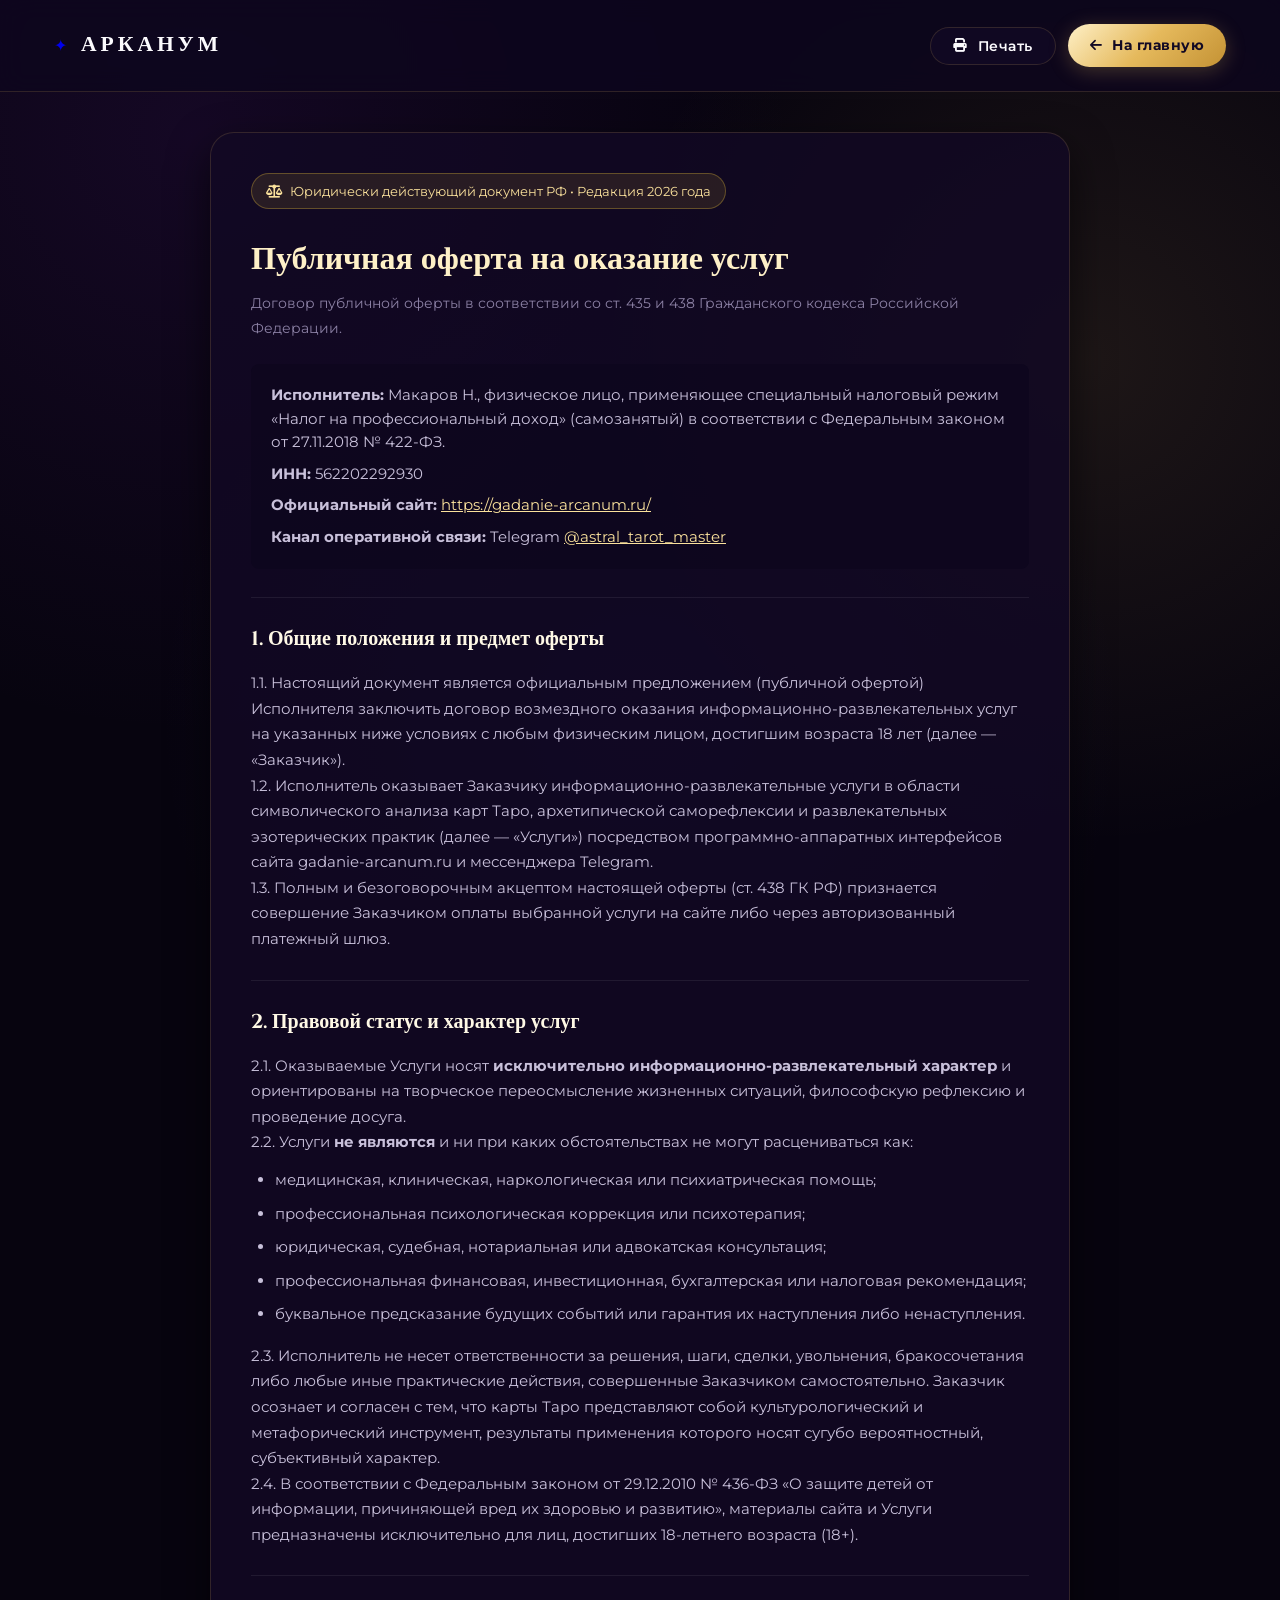
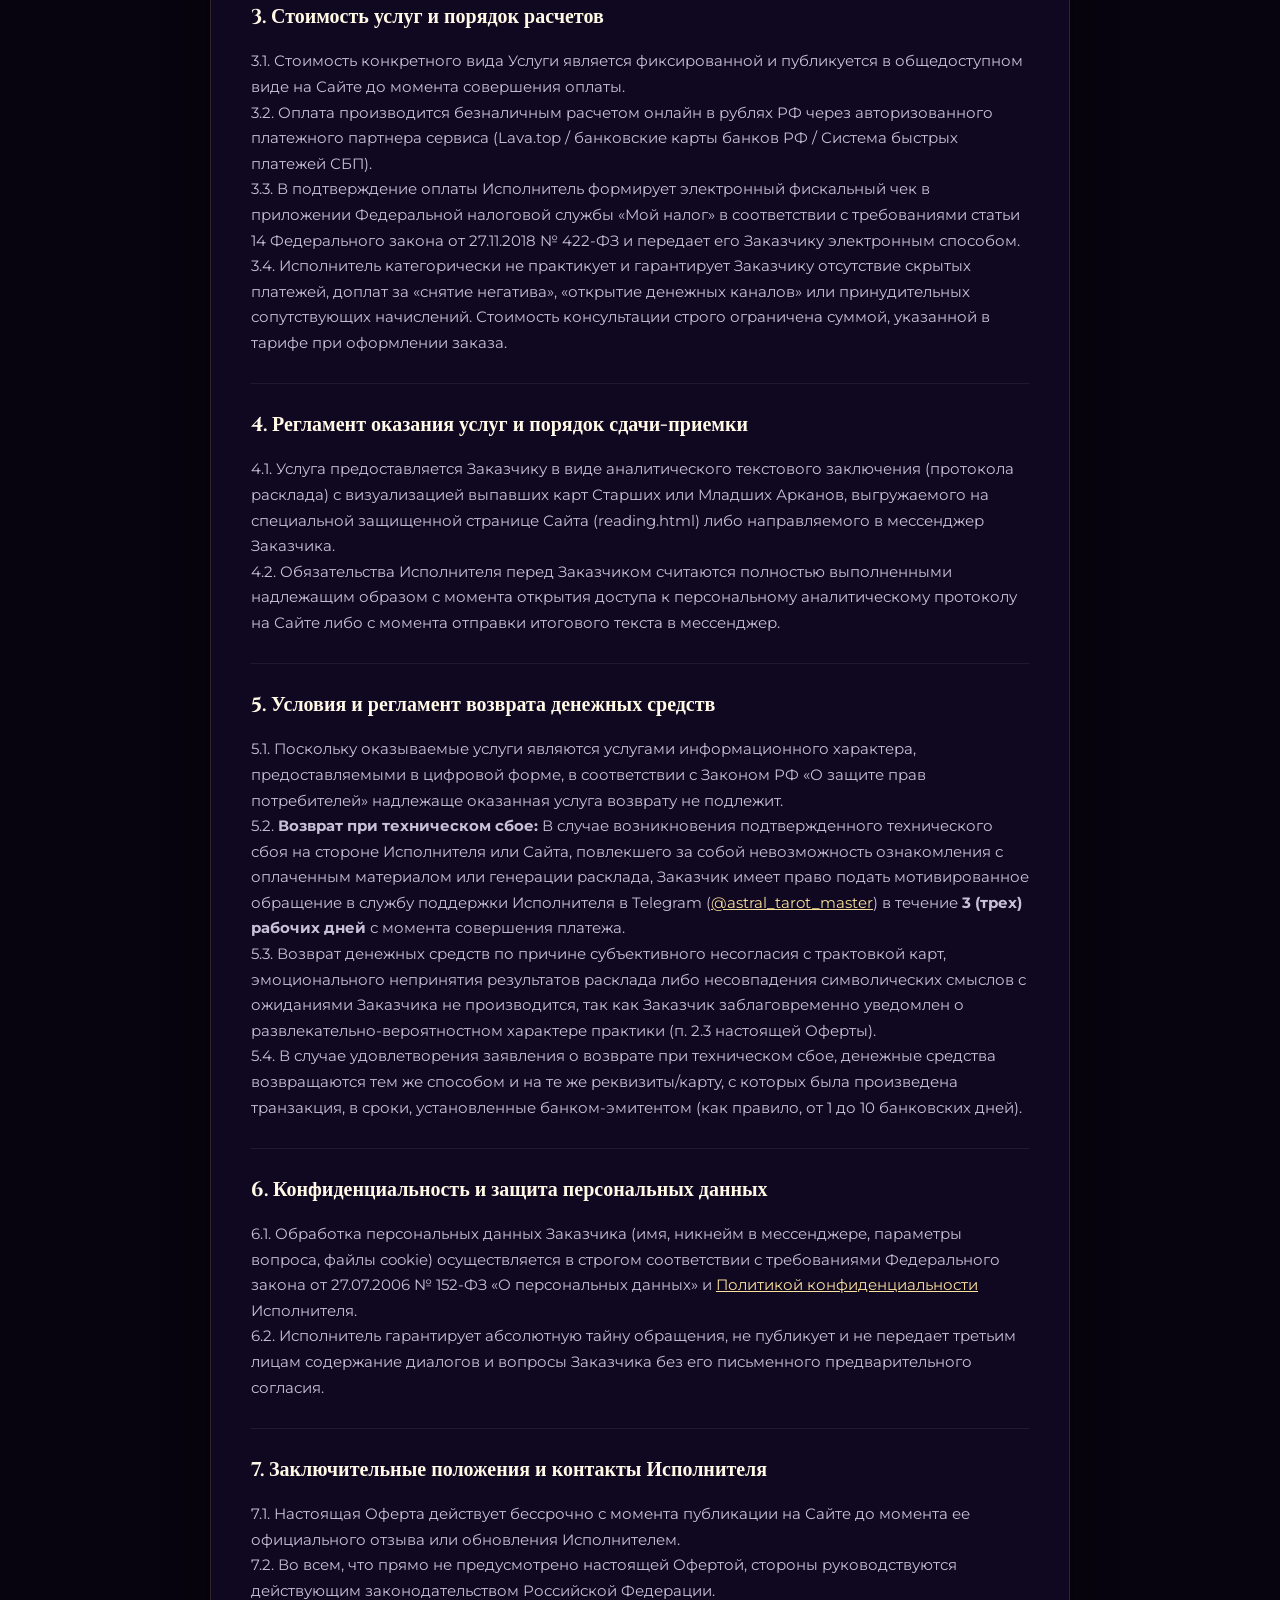
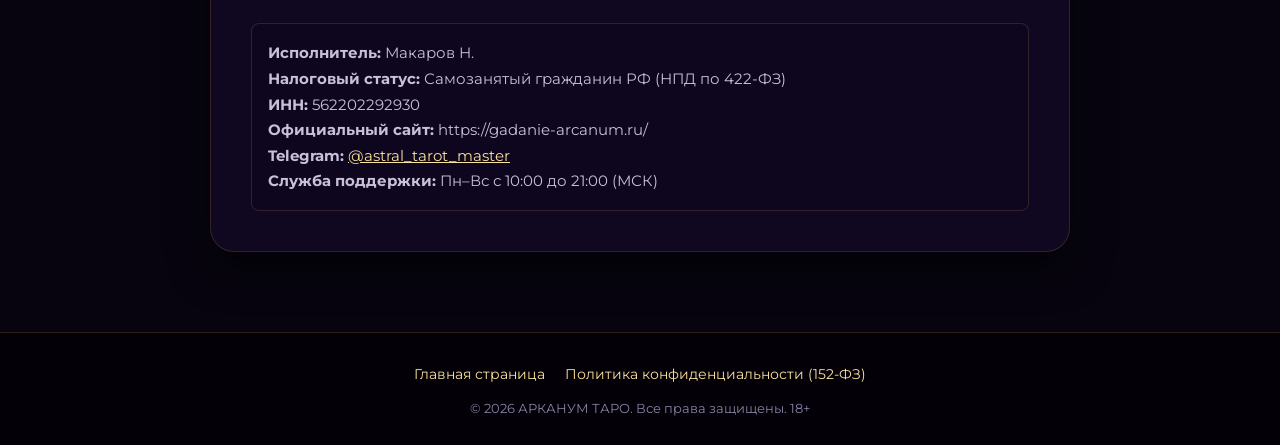
<file: offer.html>
<!DOCTYPE html>
<html lang="ru">
<head>
    <meta charset="UTF-8">
    <meta name="viewport" content="width=device-width, initial-scale=1.0">
    <title>Публичная оферта на оказание услуг — АРКАНУМ ТАРО</title>
    <meta name="description" content="Публичная оферта на оказание информационно-развлекательных услуг мастерской АРКАНУМ ТАРО. Полные юридические условия, регламент оплаты и возврата.">

    <!-- Favicon (Сакральная золотая звезда Арканума) -->
    <link rel="icon" type="image/svg+xml" href="data:image/svg+xml,%3Csvg xmlns='http://www.w3.org/2000/svg' viewBox='0 0 100 100'%3E%3Ccircle cx='50' cy='50' r='48' fill='%230e071e' stroke='%23d4af37' stroke-width='4'/%3E%3Cpath d='M50 12 L59 38 L87 38 L64 54 L73 80 L50 64 L27 80 L36 54 L13 38 L41 38 Z' fill='%23f5d061'/%3E%3Ccircle cx='50' cy='50' r='8' fill='%230e071e' stroke='%23d4af37' stroke-width='2'/%3E%3C/svg%3E">

    <!-- Шрифты -->
    <link rel="preconnect" href="https://fonts.googleapis.com">
    <link rel="preconnect" href="https://fonts.gstatic.com" crossorigin>
    <link href="https://fonts.googleapis.com/css2?family=Cinzel:wght@600;700;800;900&family=Montserrat:wght@400;500;600;700&display=swap" rel="stylesheet">
    
    <!-- FontAwesome -->
    <link rel="stylesheet" href="https://cdnjs.cloudflare.com/ajax/libs/font-awesome/6.4.0/css/all.min.css">

    <!-- Стили -->
    <link rel="stylesheet" href="styles/main.css?v=2.5">

    <style>
        .legal-page-header {
            padding: 24px 0;
            border-bottom: 1px solid var(--border-subtle);
            background: rgba(14, 7, 30, 0.85);
            backdrop-filter: blur(12px);
            position: sticky;
            top: 0;
            z-index: 100;
        }
        .legal-page-inner {
            display: flex;
            align-items: center;
            justify-content: space-between;
        }
        .legal-container {
            max-width: 860px;
            margin: 40px auto 80px;
            padding: 40px;
            background: rgba(18, 9, 36, 0.85);
            border: 1px solid var(--border-subtle);
            border-radius: var(--radius-lg);
            box-shadow: 0 16px 40px rgba(0, 0, 0, 0.6);
        }
        .legal-container h1 {
            font-family: var(--font-heading);
            color: var(--gold-200);
            font-size: 2rem;
            margin-bottom: 10px;
            line-height: 1.3;
        }
        .legal-meta-badge {
            display: inline-flex;
            align-items: center;
            gap: 8px;
            padding: 6px 14px;
            background: rgba(212, 175, 55, 0.12);
            border: 1px solid rgba(212, 175, 55, 0.35);
            border-radius: 999px;
            font-size: 0.82rem;
            color: var(--gold-300);
            margin-bottom: 30px;
        }
        .legal-section-card {
            margin-top: 28px;
            padding-top: 24px;
            border-top: 1px solid rgba(255, 255, 255, 0.07);
        }
        .legal-section-card h2 {
            font-family: var(--font-heading);
            color: var(--gold-100);
            font-size: 1.25rem;
            margin-bottom: 14px;
            display: flex;
            align-items: center;
            gap: 10px;
        }
        .legal-section-card p, .legal-section-card li {
            color: var(--text-secondary);
            font-size: 0.94rem;
            line-height: 1.7;
        }
        .legal-section-card ul {
            margin: 12px 0 16px 24px;
        }
        .legal-section-card li {
            margin-bottom: 8px;
        }
        .legal-highlight-box {
            background: rgba(14, 7, 30, 0.85);
            border: 1px solid var(--border-accent);
            border-radius: var(--radius-sm);
            padding: 20px;
            margin: 20px 0;
            color: var(--text-secondary);
            font-size: 0.92rem;
            line-height: 1.6;
        }
        @media print {
            .legal-page-header, .site-footer, .no-print {
                display: none !important;
            }
            body {
                background: #ffffff !important;
                color: #000000 !important;
            }
            .legal-container {
                border: none !important;
                box-shadow: none !important;
                margin: 0 !important;
                padding: 0 !important;
                background: transparent !important;
            }
            .legal-container h1, .legal-section-card h2, p, li, strong {
                color: #000000 !important;
            }
        }
        @media (max-width: 768px) {
            .legal-container {
                padding: 24px 18px;
                margin: 20px 12px 60px;
            }
            .legal-container h1 {
                font-size: 1.5rem;
            }
        }
    </style>
</head>
<body>

    <!-- Шапка страницы -->
    <header class="legal-page-header">
        <div class="container legal-page-inner">
            <a href="index.html" class="logo" style="text-decoration: none;">
                <span class="logo-symbol">&#10022;</span>
                <span class="logo-text">АРКАНУМ</span>
            </a>
            <div style="display: flex; gap: 12px; align-items: center;">
                <button onclick="window.print()" class="btn btn-glass btn-sm no-print" title="Распечатать документ">
                    <i class="fas fa-print"></i> Печать
                </button>
                <a href="index.html" class="btn btn-gold btn-sm no-print" style="text-decoration: none;">
                    <i class="fas fa-arrow-left"></i> На главную
                </a>
            </div>
        </div>
    </header>

    <main class="container">
        <article class="legal-container">
            <div class="legal-meta-badge">
                <i class="fas fa-balance-scale"></i> Юридически действующий документ РФ &bull; Редакция 2026 года
            </div>

            <h1>Публичная оферта на оказание услуг</h1>
            <p style="color: var(--text-muted); font-size: 0.9rem; margin-bottom: 24px;">
                Договор публичной оферты в соответствии со ст. 435 и 438 Гражданского кодекса Российской Федерации.
            </p>

            <div class="legal-highlight-box">
                <p><strong>Исполнитель:</strong> Макаров Н., физическое лицо, применяющее специальный налоговый режим «Налог на профессиональный доход» (самозанятый) в соответствии с Федеральным законом от 27.11.2018 № 422-ФЗ.</p>
                <p style="margin-top: 8px;"><strong>ИНН:</strong> 562202292930</p>
                <p style="margin-top: 8px;"><strong>Официальный сайт:</strong> <a href="https://gadanie-arcanum.ru/" style="color: var(--gold-300);">https://gadanie-arcanum.ru/</a></p>
                <p style="margin-top: 8px;"><strong>Канал оперативной связи:</strong> Telegram <a href="https://t.me/astral_tarot_master" target="_blank" style="color: var(--gold-300);">@astral_tarot_master</a></p>
            </div>

            <section class="legal-section-card">
                <h2>1. Общие положения и предмет оферты</h2>
                <p>1.1. Настоящий документ является официальным предложением (публичной офертой) Исполнителя заключить договор возмездного оказания информационно-развлекательных услуг на указанных ниже условиях с любым физическим лицом, достигшим возраста 18 лет (далее — «Заказчик»).</p>
                <p>1.2. Исполнитель оказывает Заказчику информационно-развлекательные услуги в области символического анализа карт Таро, архетипической саморефлексии и развлекательных эзотерических практик (далее — «Услуги») посредством программно-аппаратных интерфейсов сайта gadanie-arcanum.ru и мессенджера Telegram.</p>
                <p>1.3. Полным и безоговорочным акцептом настоящей оферты (ст. 438 ГК РФ) признается совершение Заказчиком оплаты выбранной услуги на сайте либо через авторизованный платежный шлюз.</p>
            </section>

            <section class="legal-section-card">
                <h2>2. Правовой статус и характер услуг</h2>
                <p>2.1. Оказываемые Услуги носят <strong>исключительно информационно-развлекательный характер</strong> и ориентированы на творческое переосмысление жизненных ситуаций, философскую рефлексию и проведение досуга.</p>
                <p>2.2. Услуги <strong>не являются</strong> и ни при каких обстоятельствах не могут расцениваться как:</p>
                <ul>
                    <li>медицинская, клиническая, наркологическая или психиатрическая помощь;</li>
                    <li>профессиональная психологическая коррекция или психотерапия;</li>
                    <li>юридическая, судебная, нотариальная или адвокатская консультация;</li>
                    <li>профессиональная финансовая, инвестиционная, бухгалтерская или налоговая рекомендация;</li>
                    <li>буквальное предсказание будущих событий или гарантия их наступления либо ненаступления.</li>
                </ul>
                <p>2.3. Исполнитель не несет ответственности за решения, шаги, сделки, увольнения, бракосочетания либо любые иные практические действия, совершенные Заказчиком самостоятельно. Заказчик осознает и согласен с тем, что карты Таро представляют собой культурологический и метафорический инструмент, результаты применения которого носят сугубо вероятностный, субъективный характер.</p>
                <p>2.4. В соответствии с Федеральным законом от 29.12.2010 № 436-ФЗ «О защите детей от информации, причиняющей вред их здоровью и развитию», материалы сайта и Услуги предназначены исключительно для лиц, достигших 18-летнего возраста (18+).</p>
            </section>

            <section class="legal-section-card">
                <h2>3. Стоимость услуг и порядок расчетов</h2>
                <p>3.1. Стоимость конкретного вида Услуги является фиксированной и публикуется в общедоступном виде на Сайте до момента совершения оплаты.</p>
                <p>3.2. Оплата производится безналичным расчетом онлайн в рублях РФ через авторизованного платежного партнера сервиса (Lava.top / банковские карты банков РФ / Система быстрых платежей СБП).</p>
                <p>3.3. В подтверждение оплаты Исполнитель формирует электронный фискальный чек в приложении Федеральной налоговой службы «Мой налог» в соответствии с требованиями статьи 14 Федерального закона от 27.11.2018 № 422-ФЗ и передает его Заказчику электронным способом.</p>
                <p>3.4. Исполнитель категорически не практикует и гарантирует Заказчику отсутствие скрытых платежей, доплат за «снятие негатива», «открытие денежных каналов» или принудительных сопутствующих начислений. Стоимость консультации строго ограничена суммой, указанной в тарифе при оформлении заказа.</p>
            </section>

            <section class="legal-section-card">
                <h2>4. Регламент оказания услуг и порядок сдачи-приемки</h2>
                <p>4.1. Услуга предоставляется Заказчику в виде аналитического текстового заключения (протокола расклада) с визуализацией выпавших карт Старших или Младших Арканов, выгружаемого на специальной защищенной странице Сайта (reading.html) либо направляемого в мессенджер Заказчика.</p>
                <p>4.2. Обязательства Исполнителя перед Заказчиком считаются полностью выполненными надлежащим образом с момента открытия доступа к персональному аналитическому протоколу на Сайте либо с момента отправки итогового текста в мессенджер.</p>
            </section>

            <section class="legal-section-card">
                <h2>5. Условия и регламент возврата денежных средств</h2>
                <p>5.1. Поскольку оказываемые услуги являются услугами информационного характера, предоставляемыми в цифровой форме, в соответствии с Законом РФ «О защите прав потребителей» надлежаще оказанная услуга возврату не подлежит.</p>
                <p>5.2. <strong>Возврат при техническом сбое:</strong> В случае возникновения подтвержденного технического сбоя на стороне Исполнителя или Сайта, повлекшего за собой невозможность ознакомления с оплаченным материалом или генерации расклада, Заказчик имеет право подать мотивированное обращение в службу поддержки Исполнителя в Telegram (<a href="https://t.me/astral_tarot_master" style="color: var(--gold-300);">@astral_tarot_master</a>) в течение <strong>3 (трех) рабочих дней</strong> с момента совершения платежа.</p>
                <p>5.3. Возврат денежных средств по причине субъективного несогласия с трактовкой карт, эмоционального непринятия результатов расклада либо несовпадения символических смыслов с ожиданиями Заказчика не производится, так как Заказчик заблаговременно уведомлен о развлекательно-вероятностном характере практики (п. 2.3 настоящей Оферты).</p>
                <p>5.4. В случае удовлетворения заявления о возврате при техническом сбое, денежные средства возвращаются тем же способом и на те же реквизиты/карту, с которых была произведена транзакция, в сроки, установленные банком-эмитентом (как правило, от 1 до 10 банковских дней).</p>
            </section>

            <section class="legal-section-card">
                <h2>6. Конфиденциальность и защита персональных данных</h2>
                <p>6.1. Обработка персональных данных Заказчика (имя, никнейм в мессенджере, параметры вопроса, файлы cookie) осуществляется в строгом соответствии с требованиями Федерального закона от 27.07.2006 № 152-ФЗ «О персональных данных» и <a href="privacy.html" style="color: var(--gold-300);">Политикой конфиденциальности</a> Исполнителя.</p>
                <p>6.2. Исполнитель гарантирует абсолютную тайну обращения, не публикует и не передает третьим лицам содержание диалогов и вопросы Заказчика без его письменного предварительного согласия.</p>
            </section>

            <section class="legal-section-card">
                <h2>7. Заключительные положения и контакты Исполнителя</h2>
                <p>7.1. Настоящая Оферта действует бессрочно с момента публикации на Сайте до момента ее официального отзыва или обновления Исполнителем.</p>
                <p>7.2. Во всем, что прямо не предусмотрено настоящей Офертой, стороны руководствуются действующим законодательством Российской Федерации.</p>
                
                <div class="requisites-box" style="margin-top: 20px;">
                    <p><strong>Исполнитель:</strong> Макаров Н.</p>
                    <p><strong>Налоговый статус:</strong> Самозанятый гражданин РФ (НПД по 422-ФЗ)</p>
                    <p><strong>ИНН:</strong> 562202292930</p>
                    <p><strong>Официальный сайт:</strong> https://gadanie-arcanum.ru/</p>
                    <p><strong>Telegram:</strong> <a href="https://t.me/astral_tarot_master" target="_blank" style="color: var(--gold-300);">@astral_tarot_master</a></p>
                    <p><strong>Служба поддержки:</strong> Пн–Вс с 10:00 до 21:00 (МСК)</p>
                </div>
            </section>
        </article>
    </main>

    <!-- Футер страницы -->
    <footer class="site-footer" style="padding: 30px 0 25px;">
        <div class="container" style="text-align: center;">
            <div style="margin-bottom: 12px; font-size: 0.85rem; display: flex; justify-content: center; gap: 20px; flex-wrap: wrap;">
                <a href="index.html" style="color: var(--gold-300); text-decoration: none;">Главная страница</a>
                <a href="privacy.html" style="color: var(--gold-300); text-decoration: none;">Политика конфиденциальности (152-ФЗ)</a>
            </div>
            <p style="color: var(--text-muted); font-size: 0.8rem;">
                &copy; 2026 АРКАНУМ ТАРО. Все права защищены. 18+
            </p>
        </div>
    </footer>

</body>
</html>
</file>
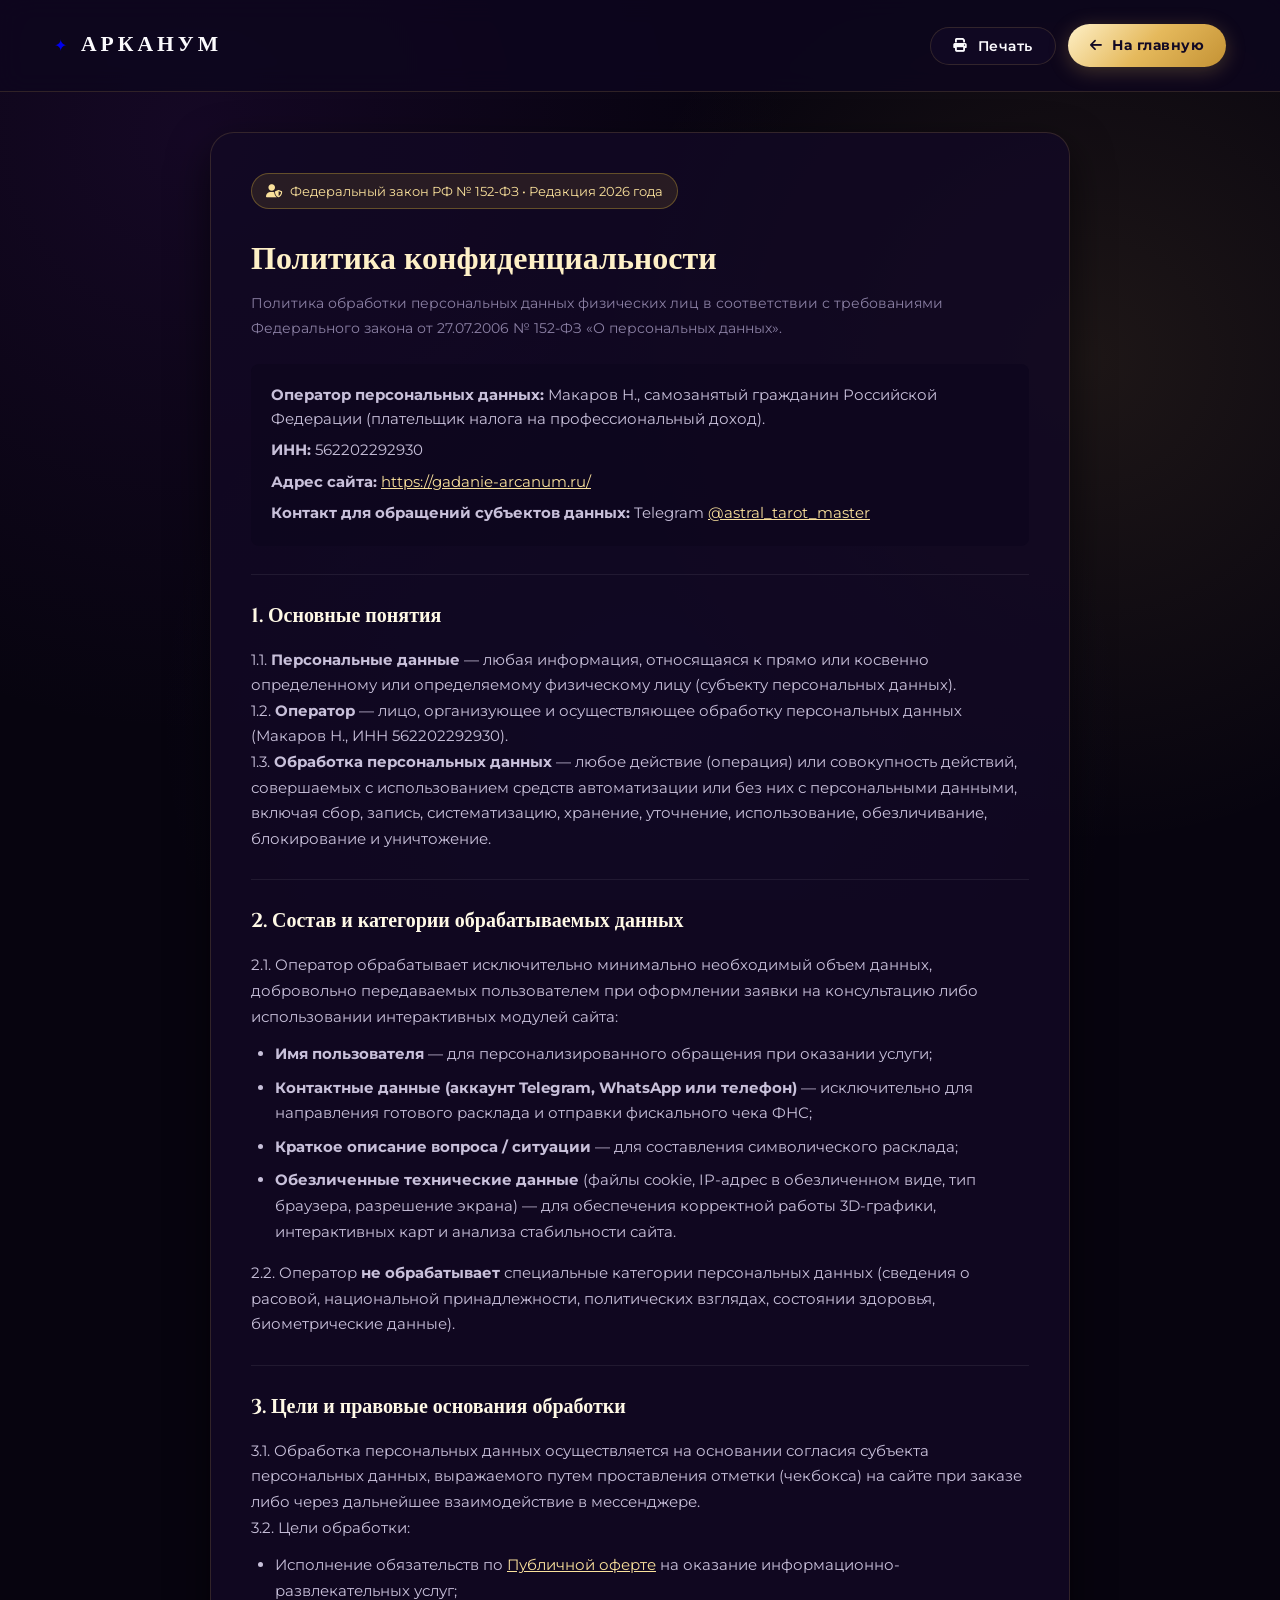
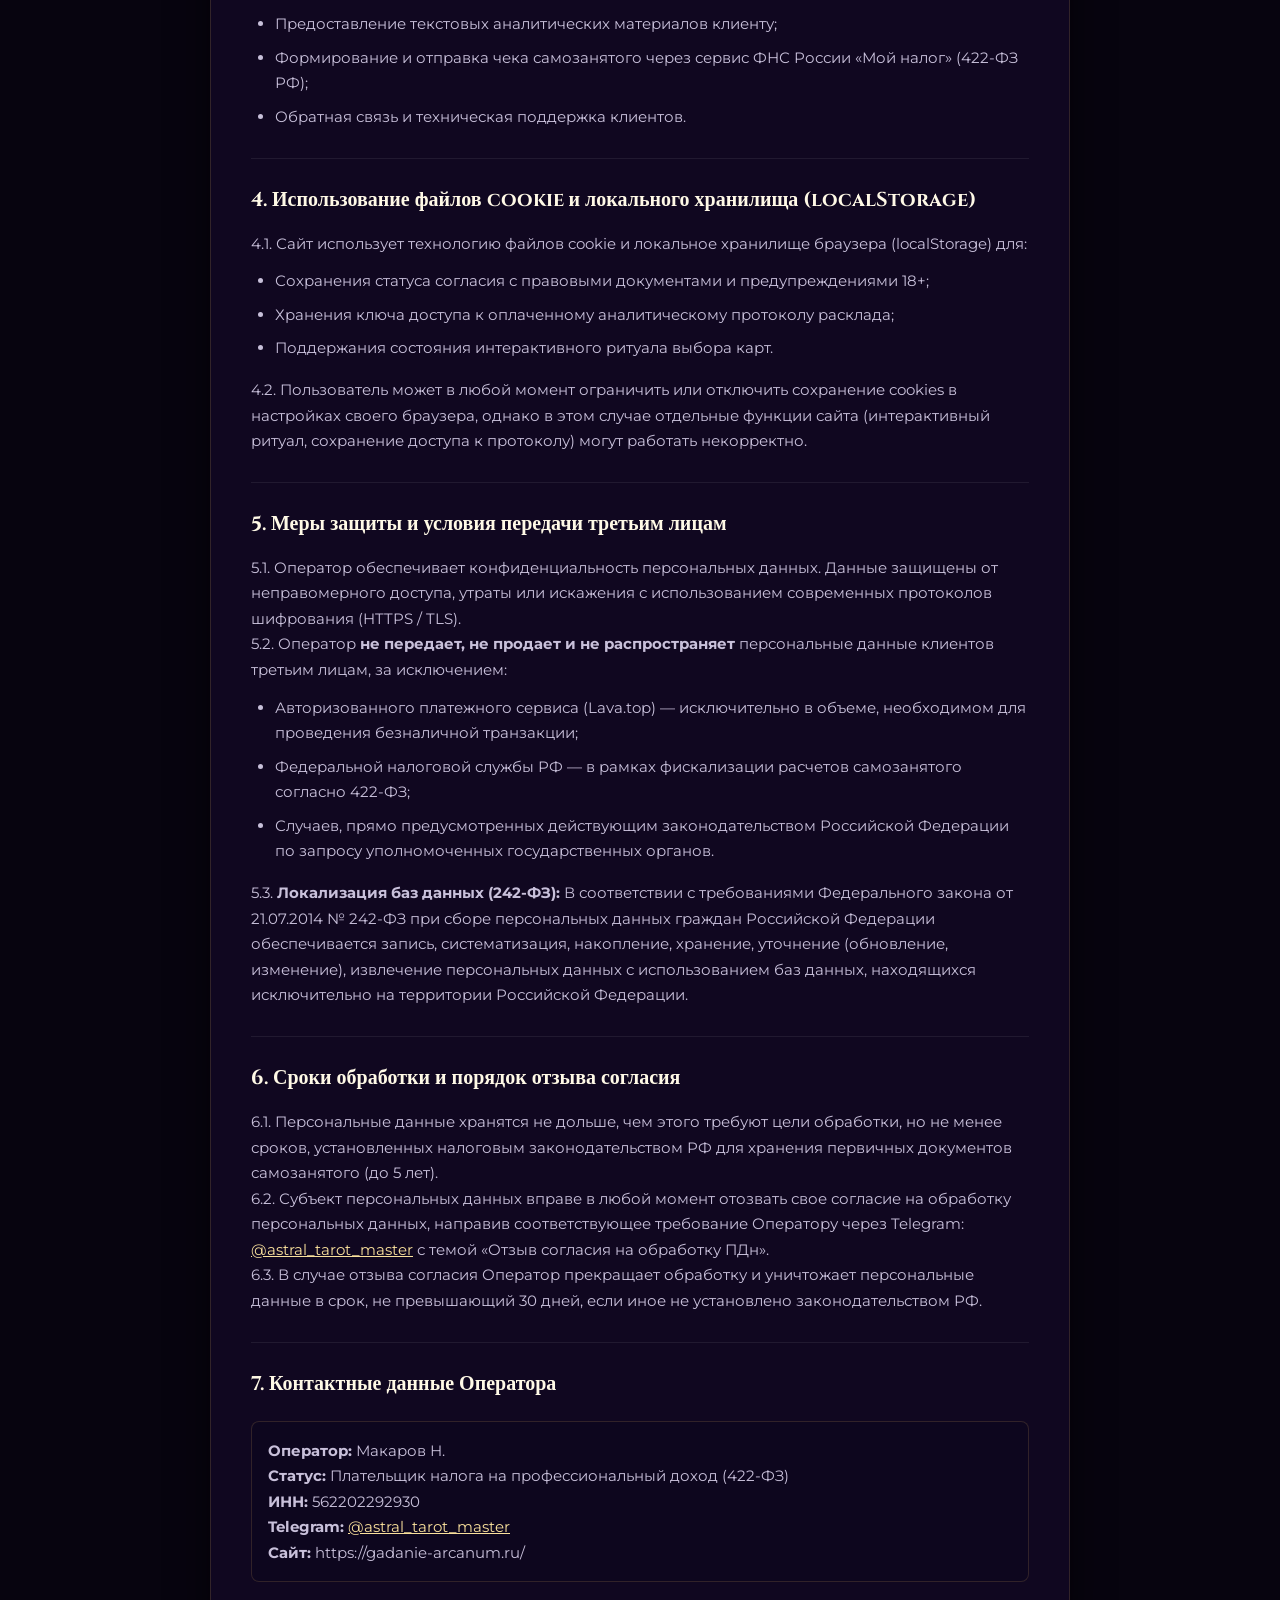
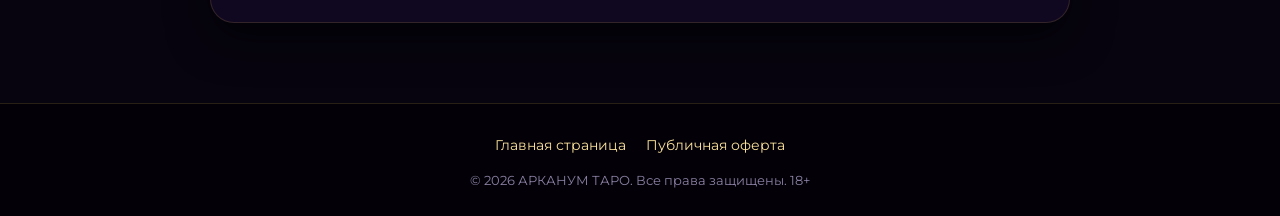
<file: privacy.html>
<!DOCTYPE html>
<html lang="ru">
<head>
    <meta charset="UTF-8">
    <meta name="viewport" content="width=device-width, initial-scale=1.0">
    <title>Политика конфиденциальности (152-ФЗ РФ) — АРКАНУМ ТАРО</title>
    <meta name="description" content="Политика в отношении обработки персональных данных мастерской АРКАНУМ ТАРО в соответствии с Федеральным законом РФ № 152-ФЗ.">

    <!-- Favicon (Сакральная золотая звезда Арканума) -->
    <link rel="icon" type="image/svg+xml" href="data:image/svg+xml,%3Csvg xmlns='http://www.w3.org/2000/svg' viewBox='0 0 100 100'%3E%3Ccircle cx='50' cy='50' r='48' fill='%230e071e' stroke='%23d4af37' stroke-width='4'/%3E%3Cpath d='M50 12 L59 38 L87 38 L64 54 L73 80 L50 64 L27 80 L36 54 L13 38 L41 38 Z' fill='%23f5d061'/%3E%3Ccircle cx='50' cy='50' r='8' fill='%230e071e' stroke='%23d4af37' stroke-width='2'/%3E%3C/svg%3E">

    <!-- Шрифты -->
    <link rel="preconnect" href="https://fonts.googleapis.com">
    <link rel="preconnect" href="https://fonts.gstatic.com" crossorigin>
    <link href="https://fonts.googleapis.com/css2?family=Cinzel:wght@600;700;800;900&family=Montserrat:wght@400;500;600;700&display=swap" rel="stylesheet">
    
    <!-- FontAwesome -->
    <link rel="stylesheet" href="https://cdnjs.cloudflare.com/ajax/libs/font-awesome/6.4.0/css/all.min.css">

    <!-- Стили -->
    <link rel="stylesheet" href="styles/main.css?v=2.5">

    <style>
        .legal-page-header {
            padding: 24px 0;
            border-bottom: 1px solid var(--border-subtle);
            background: rgba(14, 7, 30, 0.85);
            backdrop-filter: blur(12px);
            position: sticky;
            top: 0;
            z-index: 100;
        }
        .legal-page-inner {
            display: flex;
            align-items: center;
            justify-content: space-between;
        }
        .legal-container {
            max-width: 860px;
            margin: 40px auto 80px;
            padding: 40px;
            background: rgba(18, 9, 36, 0.85);
            border: 1px solid var(--border-subtle);
            border-radius: var(--radius-lg);
            box-shadow: 0 16px 40px rgba(0, 0, 0, 0.6);
        }
        .legal-container h1 {
            font-family: var(--font-heading);
            color: var(--gold-200);
            font-size: 2rem;
            margin-bottom: 10px;
            line-height: 1.3;
        }
        .legal-meta-badge {
            display: inline-flex;
            align-items: center;
            gap: 8px;
            padding: 6px 14px;
            background: rgba(212, 175, 55, 0.12);
            border: 1px solid rgba(212, 175, 55, 0.35);
            border-radius: 999px;
            font-size: 0.82rem;
            color: var(--gold-300);
            margin-bottom: 30px;
        }
        .legal-section-card {
            margin-top: 28px;
            padding-top: 24px;
            border-top: 1px solid rgba(255, 255, 255, 0.07);
        }
        .legal-section-card h2 {
            font-family: var(--font-heading);
            color: var(--gold-100);
            font-size: 1.25rem;
            margin-bottom: 14px;
            display: flex;
            align-items: center;
            gap: 10px;
        }
        .legal-section-card p, .legal-section-card li {
            color: var(--text-secondary);
            font-size: 0.94rem;
            line-height: 1.7;
        }
        .legal-section-card ul {
            margin: 12px 0 16px 24px;
        }
        .legal-section-card li {
            margin-bottom: 8px;
        }
        .legal-highlight-box {
            background: rgba(14, 7, 30, 0.85);
            border: 1px solid var(--border-accent);
            border-radius: var(--radius-sm);
            padding: 20px;
            margin: 20px 0;
            color: var(--text-secondary);
            font-size: 0.92rem;
            line-height: 1.6;
        }
        @media print {
            .legal-page-header, .site-footer, .no-print {
                display: none !important;
            }
            body {
                background: #ffffff !important;
                color: #000000 !important;
            }
            .legal-container {
                border: none !important;
                box-shadow: none !important;
                margin: 0 !important;
                padding: 0 !important;
                background: transparent !important;
            }
            .legal-container h1, .legal-section-card h2, p, li, strong {
                color: #000000 !important;
            }
        }
        @media (max-width: 768px) {
            .legal-container {
                padding: 24px 18px;
                margin: 20px 12px 60px;
            }
            .legal-container h1 {
                font-size: 1.5rem;
            }
        }
    </style>
</head>
<body>

    <!-- Шапка страницы -->
    <header class="legal-page-header">
        <div class="container legal-page-inner">
            <a href="index.html" class="logo" style="text-decoration: none;">
                <span class="logo-symbol">&#10022;</span>
                <span class="logo-text">АРКАНУМ</span>
            </a>
            <div style="display: flex; gap: 12px; align-items: center;">
                <button onclick="window.print()" class="btn btn-glass btn-sm no-print" title="Распечатать документ">
                    <i class="fas fa-print"></i> Печать
                </button>
                <a href="index.html" class="btn btn-gold btn-sm no-print" style="text-decoration: none;">
                    <i class="fas fa-arrow-left"></i> На главную
                </a>
            </div>
        </div>
    </header>

    <main class="container">
        <article class="legal-container">
            <div class="legal-meta-badge">
                <i class="fas fa-user-shield"></i> Федеральный закон РФ № 152-ФЗ &bull; Редакция 2026 года
            </div>

            <h1>Политика конфиденциальности</h1>
            <p style="color: var(--text-muted); font-size: 0.9rem; margin-bottom: 24px;">
                Политика обработки персональных данных физических лиц в соответствии с требованиями Федерального закона от 27.07.2006 № 152-ФЗ «О персональных данных».
            </p>

            <div class="legal-highlight-box">
                <p><strong>Оператор персональных данных:</strong> Макаров Н., самозанятый гражданин Российской Федерации (плательщик налога на профессиональный доход).</p>
                <p style="margin-top: 8px;"><strong>ИНН:</strong> 562202292930</p>
                <p style="margin-top: 8px;"><strong>Адрес сайта:</strong> <a href="https://gadanie-arcanum.ru/" style="color: var(--gold-300);">https://gadanie-arcanum.ru/</a></p>
                <p style="margin-top: 8px;"><strong>Контакт для обращений субъектов данных:</strong> Telegram <a href="https://t.me/astral_tarot_master" target="_blank" style="color: var(--gold-300);">@astral_tarot_master</a></p>
            </div>

            <section class="legal-section-card">
                <h2>1. Основные понятия</h2>
                <p>1.1. <strong>Персональные данные</strong> — любая информация, относящаяся к прямо или косвенно определенному или определяемому физическому лицу (субъекту персональных данных).</p>
                <p>1.2. <strong>Оператор</strong> — лицо, организующее и осуществляющее обработку персональных данных (Макаров Н., ИНН 562202292930).</p>
                <p>1.3. <strong>Обработка персональных данных</strong> — любое действие (операция) или совокупность действий, совершаемых с использованием средств автоматизации или без них с персональными данными, включая сбор, запись, систематизацию, хранение, уточнение, использование, обезличивание, блокирование и уничтожение.</p>
            </section>

            <section class="legal-section-card">
                <h2>2. Состав и категории обрабатываемых данных</h2>
                <p>2.1. Оператор обрабатывает исключительно минимально необходимый объем данных, добровольно передаваемых пользователем при оформлении заявки на консультацию либо использовании интерактивных модулей сайта:</p>
                <ul>
                    <li><strong>Имя пользователя</strong> — для персонализированного обращения при оказании услуги;</li>
                    <li><strong>Контактные данные (аккаунт Telegram, WhatsApp или телефон)</strong> — исключительно для направления готового расклада и отправки фискального чека ФНС;</li>
                    <li><strong>Краткое описание вопроса / ситуации</strong> — для составления символического расклада;</li>
                    <li><strong>Обезличенные технические данные</strong> (файлы cookie, IP-адрес в обезличенном виде, тип браузера, разрешение экрана) — для обеспечения корректной работы 3D-графики, интерактивных карт и анализа стабильности сайта.</li>
                </ul>
                <p>2.2. Оператор <strong>не обрабатывает</strong> специальные категории персональных данных (сведения о расовой, национальной принадлежности, политических взглядах, состоянии здоровья, биометрические данные).</p>
            </section>

            <section class="legal-section-card">
                <h2>3. Цели и правовые основания обработки</h2>
                <p>3.1. Обработка персональных данных осуществляется на основании согласия субъекта персональных данных, выражаемого путем проставления отметки (чекбокса) на сайте при заказе либо через дальнейшее взаимодействие в мессенджере.</p>
                <p>3.2. Цели обработки:</p>
                <ul>
                    <li>Исполнение обязательств по <a href="offer.html" style="color: var(--gold-300);">Публичной оферте</a> на оказание информационно-развлекательных услуг;</li>
                    <li>Предоставление текстовых аналитических материалов клиенту;</li>
                    <li>Формирование и отправка чека самозанятого через сервис ФНС России «Мой налог» (422-ФЗ РФ);</li>
                    <li>Обратная связь и техническая поддержка клиентов.</li>
                </ul>
            </section>

            <section class="legal-section-card">
                <h2>4. Использование файлов cookie и локального хранилища (localStorage)</h2>
                <p>4.1. Сайт использует технологию файлов cookie и локальное хранилище браузера (localStorage) для:</p>
                <ul>
                    <li>Сохранения статуса согласия с правовыми документами и предупреждениями 18+;</li>
                    <li>Хранения ключа доступа к оплаченному аналитическому протоколу расклада;</li>
                    <li>Поддержания состояния интерактивного ритуала выбора карт.</li>
                </ul>
                <p>4.2. Пользователь может в любой момент ограничить или отключить сохранение cookies в настройках своего браузера, однако в этом случае отдельные функции сайта (интерактивный ритуал, сохранение доступа к протоколу) могут работать некорректно.</p>
            </section>

            <section class="legal-section-card">
                <h2>5. Меры защиты и условия передачи третьим лицам</h2>
                <p>5.1. Оператор обеспечивает конфиденциальность персональных данных. Данные защищены от неправомерного доступа, утраты или искажения с использованием современных протоколов шифрования (HTTPS / TLS).</p>
                <p>5.2. Оператор <strong>не передает, не продает и не распространяет</strong> персональные данные клиентов третьим лицам, за исключением:</p>
                <ul>
                    <li>Авторизованного платежного сервиса (Lava.top) — исключительно в объеме, необходимом для проведения безналичной транзакции;</li>
                    <li>Федеральной налоговой службы РФ — в рамках фискализации расчетов самозанятого согласно 422-ФЗ;</li>
                    <li>Случаев, прямо предусмотренных действующим законодательством Российской Федерации по запросу уполномоченных государственных органов.</li>
                </ul>
                <p>5.3. <strong>Локализация баз данных (242-ФЗ):</strong> В соответствии с требованиями Федерального закона от 21.07.2014 № 242-ФЗ при сборе персональных данных граждан Российской Федерации обеспечивается запись, систематизация, накопление, хранение, уточнение (обновление, изменение), извлечение персональных данных с использованием баз данных, находящихся исключительно на территории Российской Федерации.</p>
            </section>

            <section class="legal-section-card">
                <h2>6. Сроки обработки и порядок отзыва согласия</h2>
                <p>6.1. Персональные данные хранятся не дольше, чем этого требуют цели обработки, но не менее сроков, установленных налоговым законодательством РФ для хранения первичных документов самозанятого (до 5 лет).</p>
                <p>6.2. Субъект персональных данных вправе в любой момент отозвать свое согласие на обработку персональных данных, направив соответствующее требование Оператору через Telegram: <a href="https://t.me/astral_tarot_master" style="color: var(--gold-300);">@astral_tarot_master</a> с темой «Отзыв согласия на обработку ПДн».</p>
                <p>6.3. В случае отзыва согласия Оператор прекращает обработку и уничтожает персональные данные в срок, не превышающий 30 дней, если иное не установлено законодательством РФ.</p>
            </section>

            <section class="legal-section-card">
                <h2>7. Контактные данные Оператора</h2>
                <div class="requisites-box" style="margin-top: 20px;">
                    <p><strong>Оператор:</strong> Макаров Н.</p>
                    <p><strong>Статус:</strong> Плательщик налога на профессиональный доход (422-ФЗ)</p>
                    <p><strong>ИНН:</strong> 562202292930</p>
                    <p><strong>Telegram:</strong> <a href="https://t.me/astral_tarot_master" target="_blank" style="color: var(--gold-300);">@astral_tarot_master</a></p>
                    <p><strong>Сайт:</strong> https://gadanie-arcanum.ru/</p>
                </div>
            </section>
        </article>
    </main>

    <!-- Футер страницы -->
    <footer class="site-footer" style="padding: 30px 0 25px;">
        <div class="container" style="text-align: center;">
            <div style="margin-bottom: 12px; font-size: 0.85rem; display: flex; justify-content: center; gap: 20px; flex-wrap: wrap;">
                <a href="index.html" style="color: var(--gold-300); text-decoration: none;">Главная страница</a>
                <a href="offer.html" style="color: var(--gold-300); text-decoration: none;">Публичная оферта</a>
            </div>
            <p style="color: var(--text-muted); font-size: 0.8rem;">
                &copy; 2026 АРКАНУМ ТАРО. Все права защищены. 18+
            </p>
        </div>
    </footer>

</body>
</html>
</file>
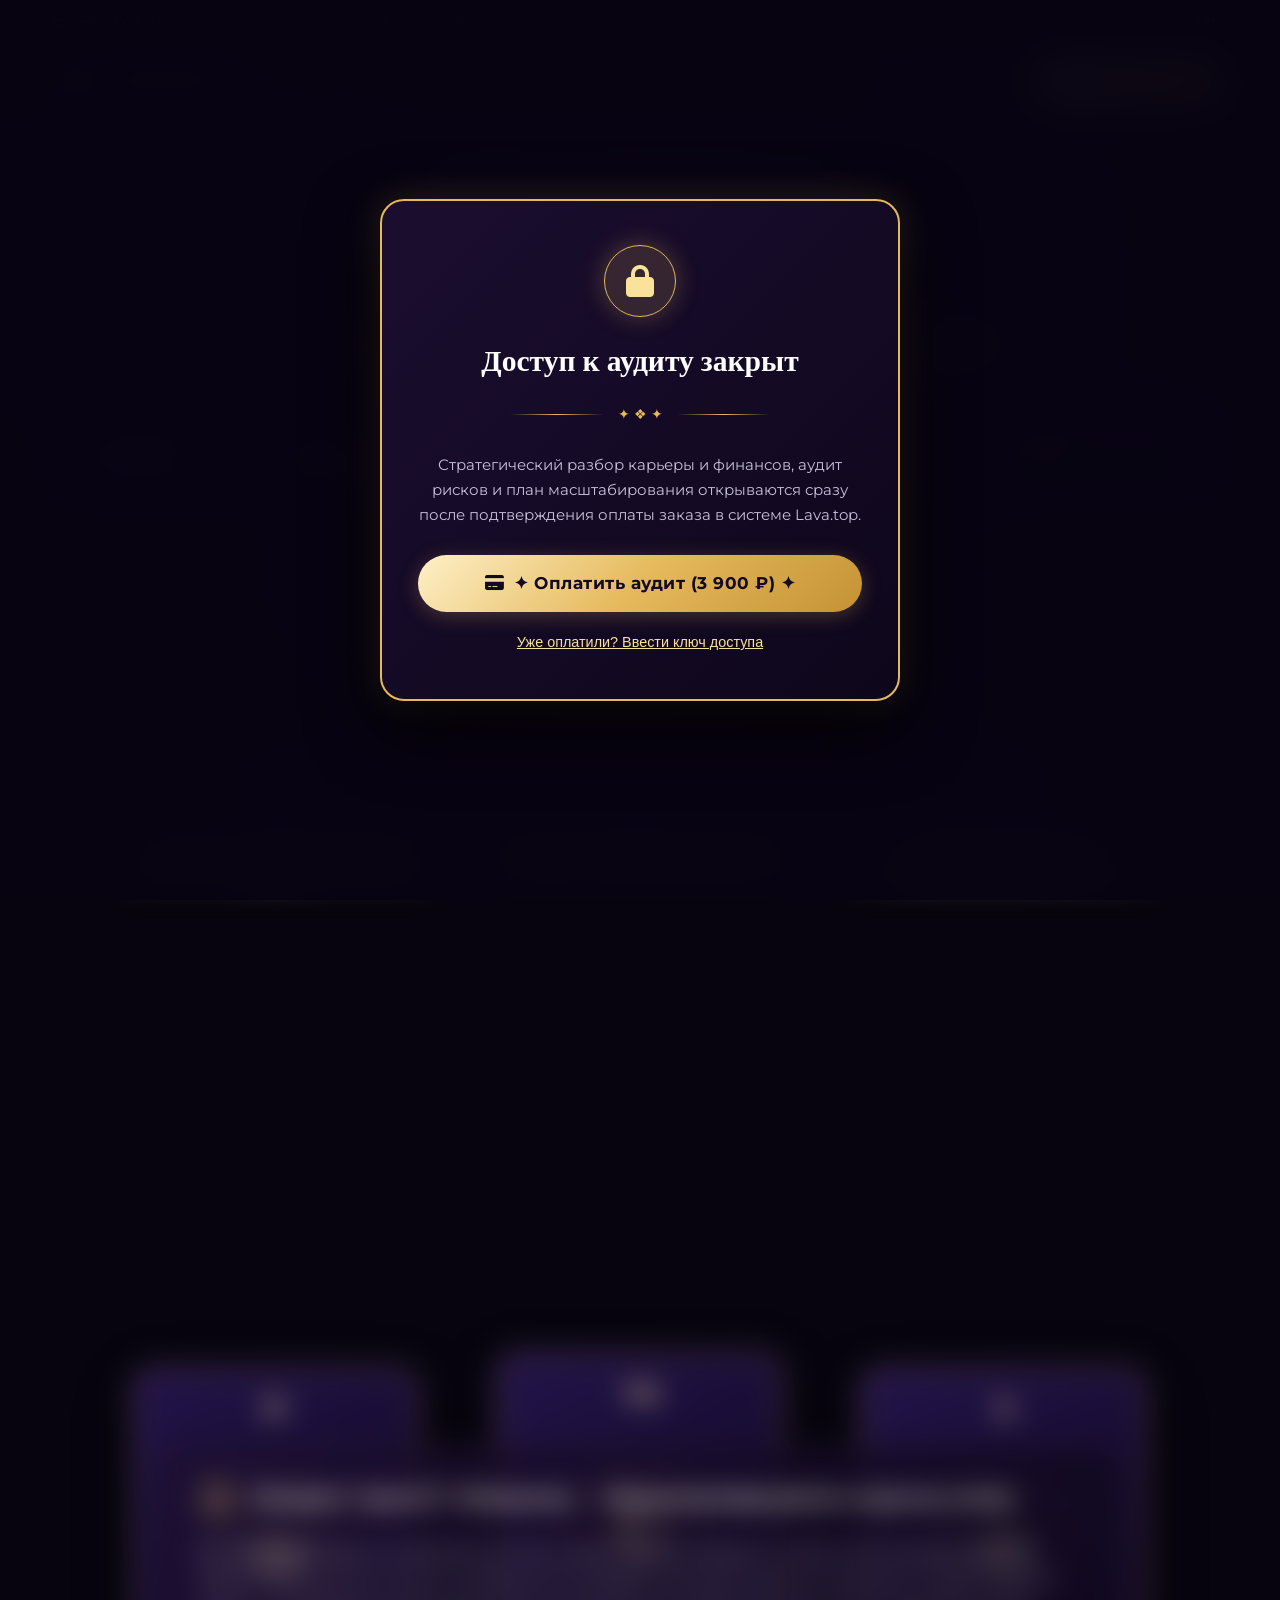
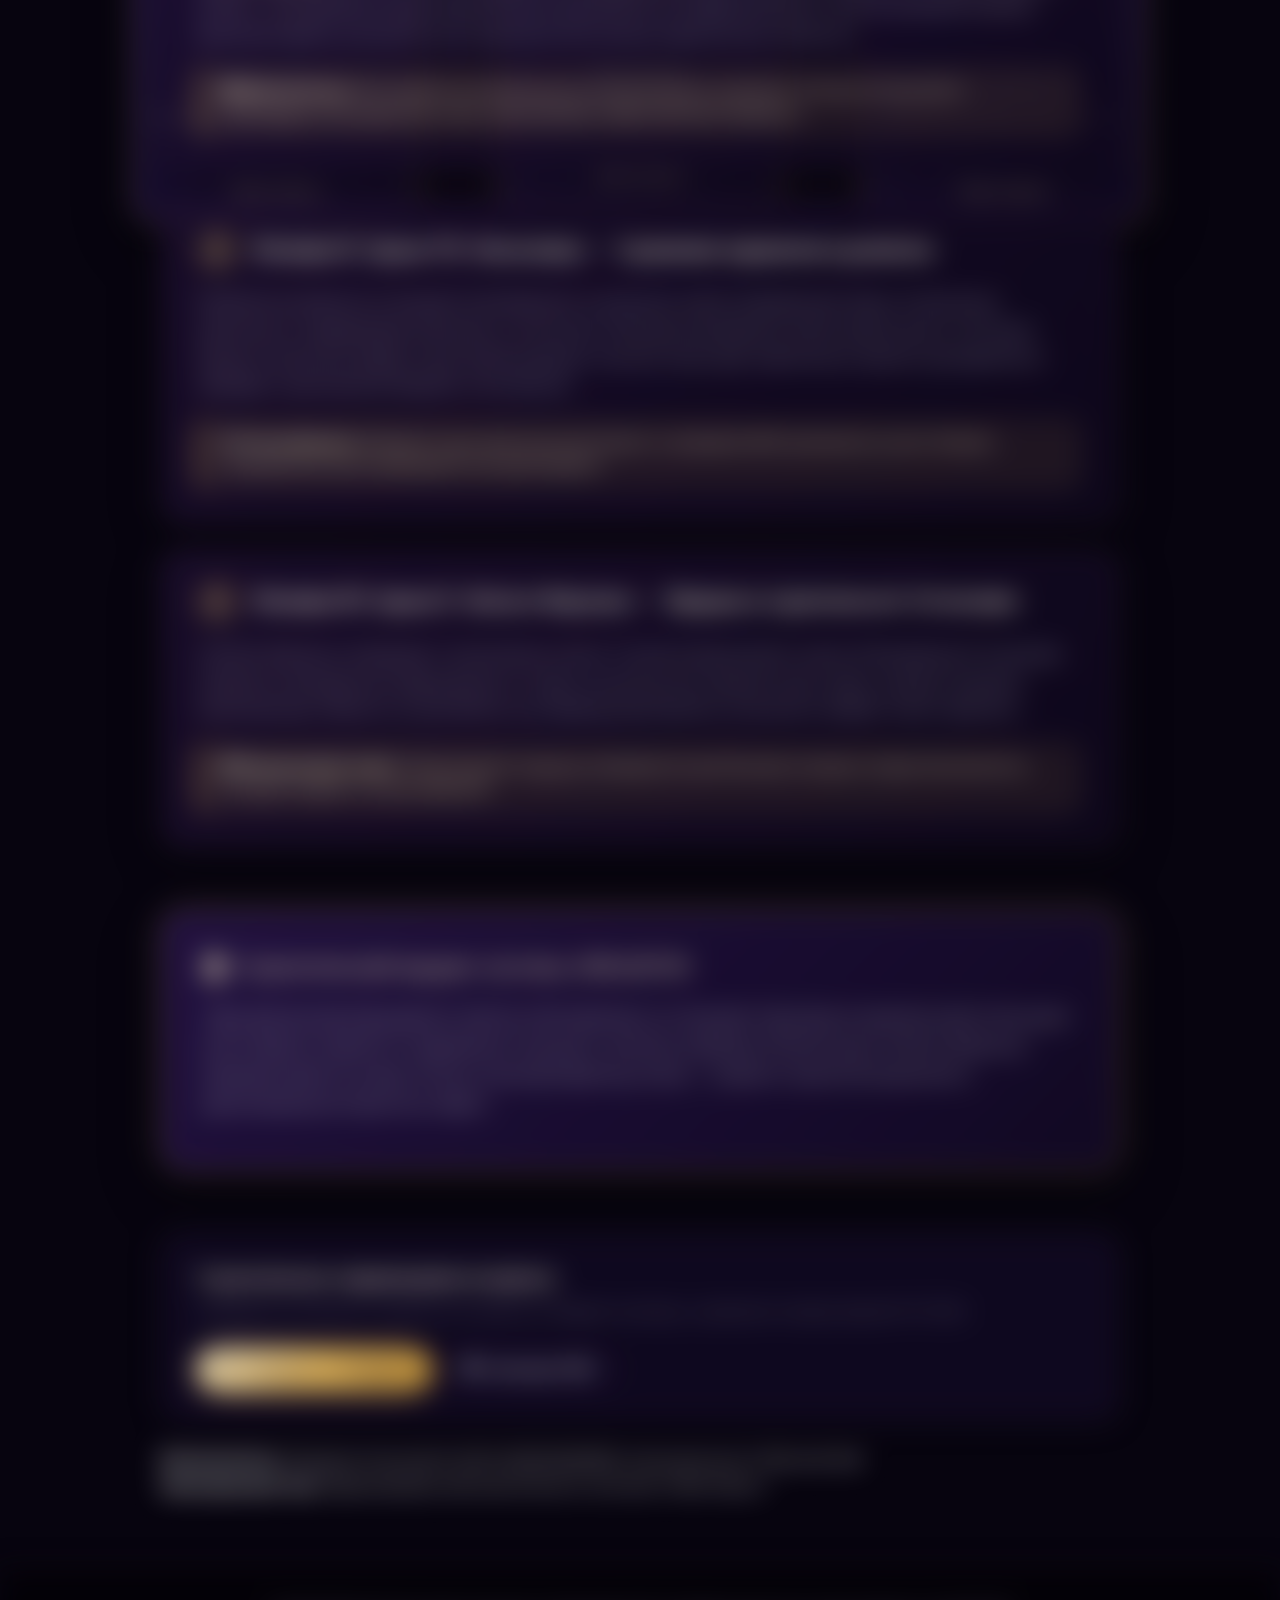
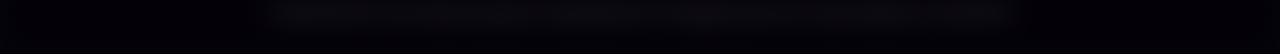
<file: reading-career.html>
<!DOCTYPE html>
<html lang="ru">
<head>
    <meta charset="UTF-8">
    <meta name="viewport" content="width=device-width, initial-scale=1.0">
    <title>АРКАНУМ — Карьера, Проекты и Финансы (Стратегический аудит)</title>
    <meta name="description" content="Стратегический протокол системы АРКАНУМ: аудит финансового фундамента, риски проектов, сравнение сценариев и вектор масштабирования.">

    <!-- Favicon -->
    <link rel="icon" type="image/svg+xml" href="data:image/svg+xml,%3Csvg xmlns='http://www.w3.org/2000/svg' viewBox='0 0 100 100'%3E%3Ccircle cx='50' cy='50' r='48' fill='%230e071e' stroke='%23d4af37' stroke-width='4'/%3E%3Cpath d='M50 12 L59 38 L87 38 L64 54 L73 80 L50 64 L27 80 L36 54 L13 38 L41 38 Z' fill='%23f5d061'/%3E%3Ccircle cx='50' cy='50' r='8' fill='%230e071e' stroke='%23d4af37' stroke-width='2'/%3E%3C/svg%3E">

    <!-- Шрифты -->
    <link rel="preconnect" href="https://fonts.googleapis.com">
    <link rel="preconnect" href="https://fonts.gstatic.com" crossorigin>
    <link href="https://fonts.googleapis.com/css2?family=Cinzel:wght@600;700;800;900&family=Montserrat:wght@400;500;600;700&display=swap" rel="stylesheet">
    
    <!-- Иконки FontAwesome -->
    <link rel="stylesheet" href="https://cdnjs.cloudflare.com/ajax/libs/font-awesome/6.4.0/css/all.min.css">

    <!-- Стили -->
    <link rel="stylesheet" href="styles/main.css?v=2.5">
    <link rel="stylesheet" href="styles/reading.css?v=2.5">
</head>
<body>

    <!-- Верхний бар -->
    <div class="top-legal-bar">
        <div class="container top-legal-inner">
            <div class="moon-widget">
                <i class="fas fa-chart-line"></i> <span>АРКАНУМ • Протокол «Стратегический аудит: Карьера и Финансы»</span>
            </div>
            <div style="display: flex; align-items: center; gap: 16px;">
                <span>Услуга оказана полностью (ст. 438 ГК РФ)</span>
                <span class="legal-badge-18">18+</span>
            </div>
        </div>
    </div>

    <!-- Шапка -->
    <header class="site-header">
        <div class="container header-inner">
            <a href="index.html" class="logo">
                <svg class="logo-icon-svg" viewBox="0 0 24 24" fill="none" stroke="currentColor" stroke-width="1.8">
                    <circle cx="12" cy="12" r="9"></circle>
                    <path d="M12 3v18"></path>
                    <path d="M3 12h18"></path>
                    <circle cx="12" cy="12" r="4" fill="currentColor"></circle>
                </svg>
                <div class="logo-text">АРКАНУМ<span>СИСТЕМА</span></div>
            </a>

            <div class="header-actions">
                <a href="index.html" class="btn btn-glass btn-sm">
                    <i class="fas fa-arrow-left"></i> На главную
                </a>
                <button class="btn btn-gold btn-sm" onclick="window.print()">
                    <i class="fas fa-print"></i> Сохранить PDF
                </button>
            </div>
        </div>
    </header>

    <!-- Paywall -->
    <div class="reading-paywall-overlay" id="reading-paywall-modal" style="display: none;">
        <div class="reading-paywall-card">
            <div class="paywall-lock-badge">
                <i class="fas fa-lock"></i>
            </div>
            <h2 class="paywall-title">Доступ к аудиту закрыт</h2>
            <div class="ornament-divider">✦ ❖ ✦</div>
            <p class="paywall-desc">
                Стратегический разбор карьеры и финансов, аудит рисков и план масштабирования открываются сразу после подтверждения оплаты заказа в системе Lava.top.
            </p>
            <div class="paywall-action-box">
                <a href="https://app.lava.top/products/bcc7d10d-30c2-4fdc-92e0-fc7342943878" target="_blank" rel="noopener" class="btn btn-gold btn-lg" style="width: 100%; text-decoration: none; display: flex; align-items: center; justify-content: center; gap: 10px; margin-bottom: 16px; padding: 14px 20px; font-size: 1.05rem;">
                    <i class="fas fa-credit-card"></i> ✦ Оплатить аудит (3 900 ₽) ✦
                </a>
                
                <div style="margin-top: 14px;">
                    <button type="button" id="toggle-code-btn" style="background: none; border: none; color: var(--gold-300); cursor: pointer; font-size: 0.9rem; text-decoration: underline;">
                        Уже оплатили? Ввести ключ доступа
                    </button>
                </div>

                <div id="paywall-code-wrap" style="display: none; margin-top: 14px;">
                    <div style="display: flex; gap: 8px;">
                        <input type="text" id="manual-access-input" class="form-input" placeholder="Ключ доступа (arcanum_pass_2026)" style="text-align: center;">
                        <button type="button" class="btn btn-gold" id="apply-code-btn" style="padding: 0 20px;">ОК</button>
                    </div>
                    <div id="paywall-code-error" style="color: #f87171; font-size: 0.82rem; margin-top: 6px; display: none;">
                        Неверный ключ доступа. Проверьте квитанцию Lava.top.
                    </div>
                </div>
            </div>
        </div>
    </div>

    <!-- Защищенный контент -->
    <div id="reading-content-wrap">
        <section class="reading-hero">
            <div class="container">
                <div style="text-align: center; max-width: 740px; margin: 0 auto;">
                    <span class="status-badge-paid">
                        <i class="fas fa-circle-check"></i> Заказ оплачен • Чек сформирован ФНС (422-ФЗ)
                    </span>
                    <h1 class="hero-title" style="font-size: 2.5rem; margin-top: 16px; margin-bottom: 10px;">
                        Стратегический аудит: <span class="gold-text">Карьера и Финансы</span>
                    </h1>
                    <p style="color: var(--text-secondary); font-size: 1rem; line-height: 1.6;">
                        Фундаментальный аудит профессиональной сферы: точки финансовой стабильности, скрытые утечки ресурса, риски развилки сценариев и алгоритм масштабирования.
                    </p>
                </div>

                <div class="order-meta-card">
                    <div class="meta-info-item">
                        <span class="meta-info-label">Номер аудита</span>
                        <span class="meta-info-val">№ CF-9412</span>
                    </div>
                    <div class="meta-info-item">
                        <span class="meta-info-label">Тариф</span>
                        <span class="meta-info-val" style="color: var(--gold-300);">Карьера, Проекты и Финансы (3 900 ₽)</span>
                    </div>
                    <div class="meta-info-item">
                        <span class="meta-info-label">Горизонт планирования</span>
                        <span class="meta-info-val">6–12 месяцев</span>
                    </div>
                    <div class="meta-info-item">
                        <span class="meta-info-label">Статус</span>
                        <span class="meta-info-val" style="color: #34d399;">Оказана полностью</span>
                    </div>
                </div>
            </div>
        </section>

        <!-- Алтарь 3 карт -->
        <section class="spread-board-section">
            <div class="container">
                <div class="spread-instruction">
                    <div class="section-badge">Бизнес-триада</div>
                    <h2 class="section-title">Карты вашей <span class="gold-text">стратегии</span></h2>
                    <div class="ornament-divider">✦ ❖ ✦</div>
                    <p class="section-subtitle">
                        Коснитесь любой карты для детального изучения архетипа и скрытых финансовых факторов
                    </p>
                </div>

                <div class="spread-cards-grid">
                    <!-- Карта 1 -->
                    <div class="spread-slot">
                        <span class="slot-title-badge">Позиция I: Фундамент дохода и риски</span>
                        <div class="flip-card-container is-flipped" onclick="this.classList.toggle('is-flipped')">
                            <div class="flip-card-inner">
                                <div class="card-face card-face-back">
                                    <div class="card-back-pattern"><i class="fas fa-crown"></i></div>
                                    <span class="tap-prompt">Коснитесь для переворота</span>
                                    <span style="font-size: 0.75rem; color: var(--gold-500);">АРКАНУМ</span>
                                </div>
                                <div class="card-face card-face-front">
                                    <span class="front-roman">IV</span>
                                    <div class="front-art-box"><i class="fas fa-crown"></i></div>
                                    <div>
                                        <div class="front-name">Император</div>
                                        <div class="front-keyword">Структура • Контроль • Порядок</div>
                                    </div>
                                    <span style="font-size: 0.75rem; color: var(--gold-300);">Карта открыта</span>
                                </div>
                            </div>
                        </div>
                    </div>

                    <!-- Карта 2 -->
                    <div class="spread-slot">
                        <span class="slot-title-badge">Позиция II: Развилка сценариев</span>
                        <div class="flip-card-container is-flipped" onclick="this.classList.toggle('is-flipped')">
                            <div class="flip-card-inner">
                                <div class="card-face card-face-back">
                                    <div class="card-back-pattern"><i class="fas fa-shield-halved"></i></div>
                                    <span class="tap-prompt">Коснитесь для переворота</span>
                                    <span style="font-size: 0.75rem; color: var(--gold-500);">АРКАНУМ</span>
                                </div>
                                <div class="card-face card-face-front">
                                    <span class="front-roman">VII</span>
                                    <div class="front-art-box"><i class="fas fa-shield-halved"></i></div>
                                    <div>
                                        <div class="front-name">Колесница</div>
                                        <div class="front-keyword">Прорыв • Смена курса • Риск</div>
                                    </div>
                                    <span style="font-size: 0.75rem; color: var(--gold-300);">Карта открыта</span>
                                </div>
                            </div>
                        </div>
                    </div>

                    <!-- Карта 3 -->
                    <div class="spread-slot">
                        <span class="slot-title-badge">Позиция III: Вектор максимального роста</span>
                        <div class="flip-card-container is-flipped" onclick="this.classList.toggle('is-flipped')">
                            <div class="flip-card-inner">
                                <div class="card-face card-face-back">
                                    <div class="card-back-pattern"><i class="fas fa-dharmachakra"></i></div>
                                    <span class="tap-prompt">Коснитесь для переворота</span>
                                    <span style="font-size: 0.75rem; color: var(--gold-500);">АРКАНУМ</span>
                                </div>
                                <div class="card-face card-face-front">
                                    <span class="front-roman">X</span>
                                    <div class="front-art-box"><i class="fas fa-dharmachakra"></i></div>
                                    <div>
                                        <div class="front-name">Колесо Фортуны</div>
                                        <div class="front-keyword">Масштаб • Новый цикл • Удача</div>
                                    </div>
                                    <span style="font-size: 0.75rem; color: var(--gold-300);">Карта открыта</span>
                                </div>
                            </div>
                        </div>
                    </div>
                </div>
            </div>
        </section>

        <!-- Протокол -->
        <section class="interpretations-section">
            <div class="container">
                <div class="protocol-cards-stack">
                    <div class="position-card">
                        <div class="position-card-header">
                            <div class="position-num-badge">1</div>
                            <h3 class="position-title">Позиция I: Аркан IV «Император» — Финансовый фундамент и скрытые утечки</h3>
                        </div>
                        <div class="position-text">
                            Базовое материальное положение устойчиво, однако система страдает от избыточной централизации. Вы тратите слишком много личного операционного ресурса на контроль рутинных процессов. Главная скрытая утечка — это прокрастинация стратегических решений из-за перфекционизма. Пока вы доводите мелкие детали до идеала, упускается окно возможностей в более маржинальных проектах.
                        </div>
                        <div class="position-advice-box">
                            <strong><i class="fas fa-chart-pie"></i> Диагностика:</strong> Фиксируйте договоренности исключительно на бумаге. Устные соглашения с партнерами или клиентами несут скрытый риск недополучения прибыли.
                        </div>
                    </div>

                    <div class="position-card">
                        <div class="position-card-header">
                            <div class="position-num-badge">2</div>
                            <h3 class="position-title">Позиция II: Аркан VII «Колесница» — Сравнение вариантов и развилка</h3>
                        </div>
                        <div class="position-text">
                            Развилка (оставаться на текущем месте/проекте vs запускать новое направление): Аркан «Колесница» однозначно поддерживает динамику и экспансию. Пассивное выжидание сейчас равносильно стагнации. Однако Колесница требует строгой фокусировки: попытка тянуть два энергоемких проекта одновременно приведет к распылению бюджета и выгоранию.
                        </div>
                        <div class="position-advice-box">
                            <strong><i class="fas fa-crosshairs"></i> Точка фокуса:</strong> Выберите один флагманский проект и направьте 80% внимания на него. Второе направление законсервируйте или делегируйте.
                        </div>
                    </div>

                    <div class="position-card">
                        <div class="position-card-header">
                            <div class="position-num-badge">3</div>
                            <h3 class="position-title">Позиция III: Аркан X «Колесо Фортуны» — Прорыв и стратегия на 6–12 месяцев</h3>
                        </div>
                        <div class="position-text">
                            «Колесо Фортуны» возвещает о наступлении нового 7-летнего финансового цикла. В ближайшие 3–5 месяцев откроется неожиданное предложение от старых контактов или смежной ниши. Аркан советует проявить максимальную гибкость: не цепляйтесь за устаревшие регламенты, если рынок требует нового формата.
                        </div>
                        <div class="position-advice-box">
                            <strong><i class="fas fa-coins"></i> Финансовый совет:</strong> Сформируйте подушку ликвидности для быстрого входа в новую возможность, которая созреет к концу квартала.
                        </div>
                    </div>

                    <!-- Резюме -->
                    <div class="master-summary-box">
                        <div class="summary-title">
                            <i class="fas fa-chess-knight"></i> <span>Стратегический вердикт системы АРКАНУМ</span>
                        </div>
                        <p style="color: rgba(240, 235, 248, 0.92); font-size: 1rem; line-height: 1.8; margin-bottom: 14px;">
                            «Ваш финансовый фундамент крепок («Император»), но текущая структура исчерпала свой потенциал роста. Время перейти от удержания позиций к смелому прорыву («Колесница»). Колесо Фортуны разворачивается в вашу пользу: ключевой фактор успеха — скорость принятия решений и делегирование вторичных задач».
                        </p>
                    </div>

                    <!-- Действия и связь -->
                    <div class="protocol-action-card">
                        <div>
                            <h4 style="font-family: var(--font-heading); font-size: 1.15rem; color: var(--gold-100); margin-bottom: 6px;">
                                Стратегическое сопровождение по проекту
                            </h4>
                            <p style="font-size: 0.88rem; color: var(--text-muted); margin: 0;">
                                Направьте уточнение по сделке или проекту в Telegram мастеру с указанием номера заказа № CF-9412.
                            </p>
                        </div>
                        <div style="display: flex; gap: 12px; flex-wrap: wrap;">
                            <a href="https://t.me/astral_tarot_master?text=%D0%97%D0%B4%D1%80%D0%B0%D0%B2%D1%81%D1%82%D0%B2%D1%83%D0%B9%D1%82%D0%B5!%20%D0%97%D0%B0%D0%BA%D0%B0%D0%B7%20%E2%84%96%20CF-9412%20(%D0%9A%D0%B0%D1%80%D1%8C%D0%B5%D1%80%D0%B0%20%D0%B8%20%D0%A4%D0%B8%D0%BD%D0%B0%D0%BD%D1%81%D1%8B).%20%D0%9C%D0%BE%D0%B9%20%D0%B2%D0%BE%D0%BF%D1%80%D0%BE%D1%81%3A" target="_blank" rel="noopener" class="btn btn-gold btn-sm">
                                <i class="fab fa-telegram"></i> Обсудить в Telegram
                            </a>
                            <button type="button" class="btn btn-glass btn-sm" onclick="window.print()">
                                <i class="fas fa-file-pdf"></i> Экспорт PDF
                            </button>
                        </div>
                    </div>

                    <div class="legal-receipt-row">
                        <div>
                            <strong>Исполнитель:</strong> Макаров Николай В. (ИНН 562202292930, Самозанятый / НПД 422-ФЗ)
                        </div>
                        <div>
                            <strong>Электронный чек:</strong> сформирован автоматически в системе «Мой Налог»
                        </div>
                    </div>
                </div>
            </div>
        </section>

        <footer class="site-footer" style="border-top: 1px solid rgba(229, 185, 92, 0.15); padding: 30px 0;">
            <div class="container" style="text-align: center;">
                <p style="color: var(--text-muted); font-size: 0.84rem;">
                    © 2026 АРКАНУМ. Все права защищены. Маркировка 18+. Конфиденциальность гарантирована по 152-ФЗ РФ.
                </p>
            </div>
        </footer>
    </div>

    <!-- Защита доступа и проверка криптографических токенов -->
    <script src="scripts/access-guard.js?v=2.6"></script>
    <script>
        ArcanumGuard.protectPage('career');
    </script>
</body>
</html>
</file>
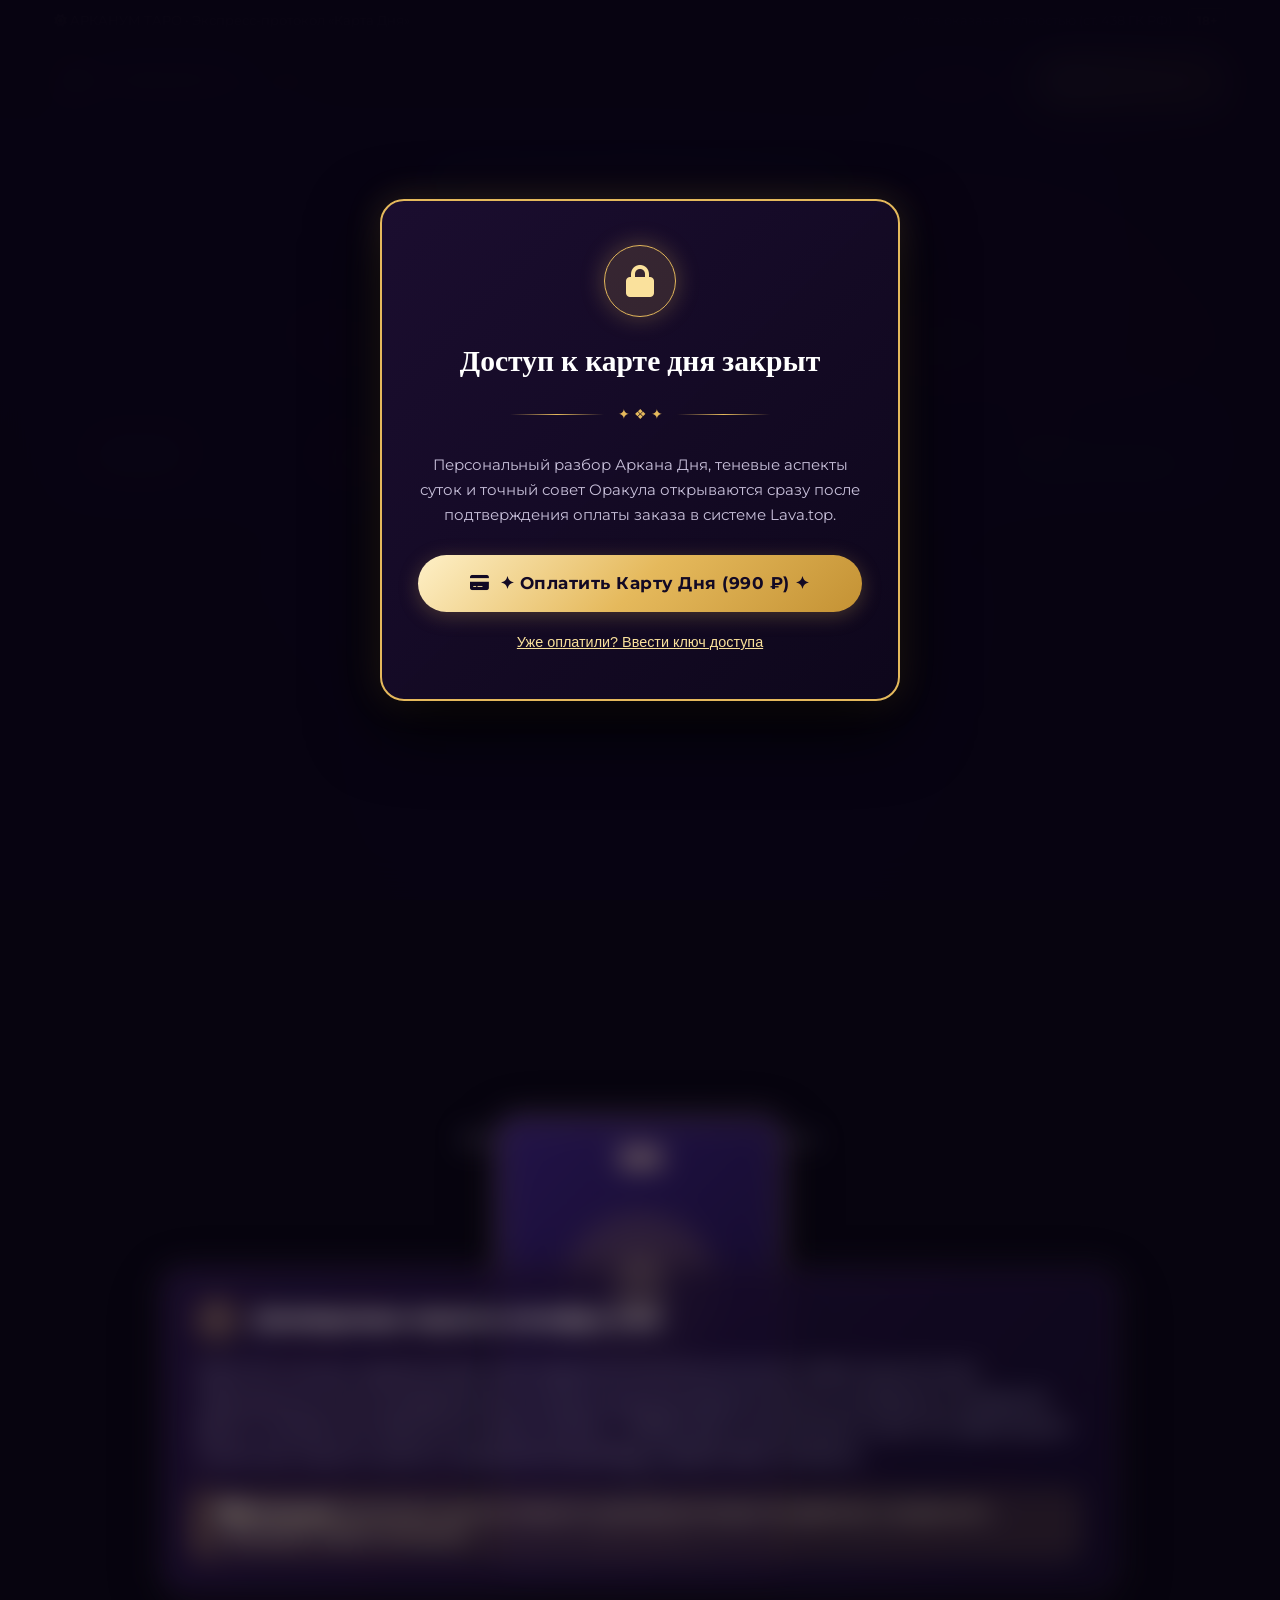
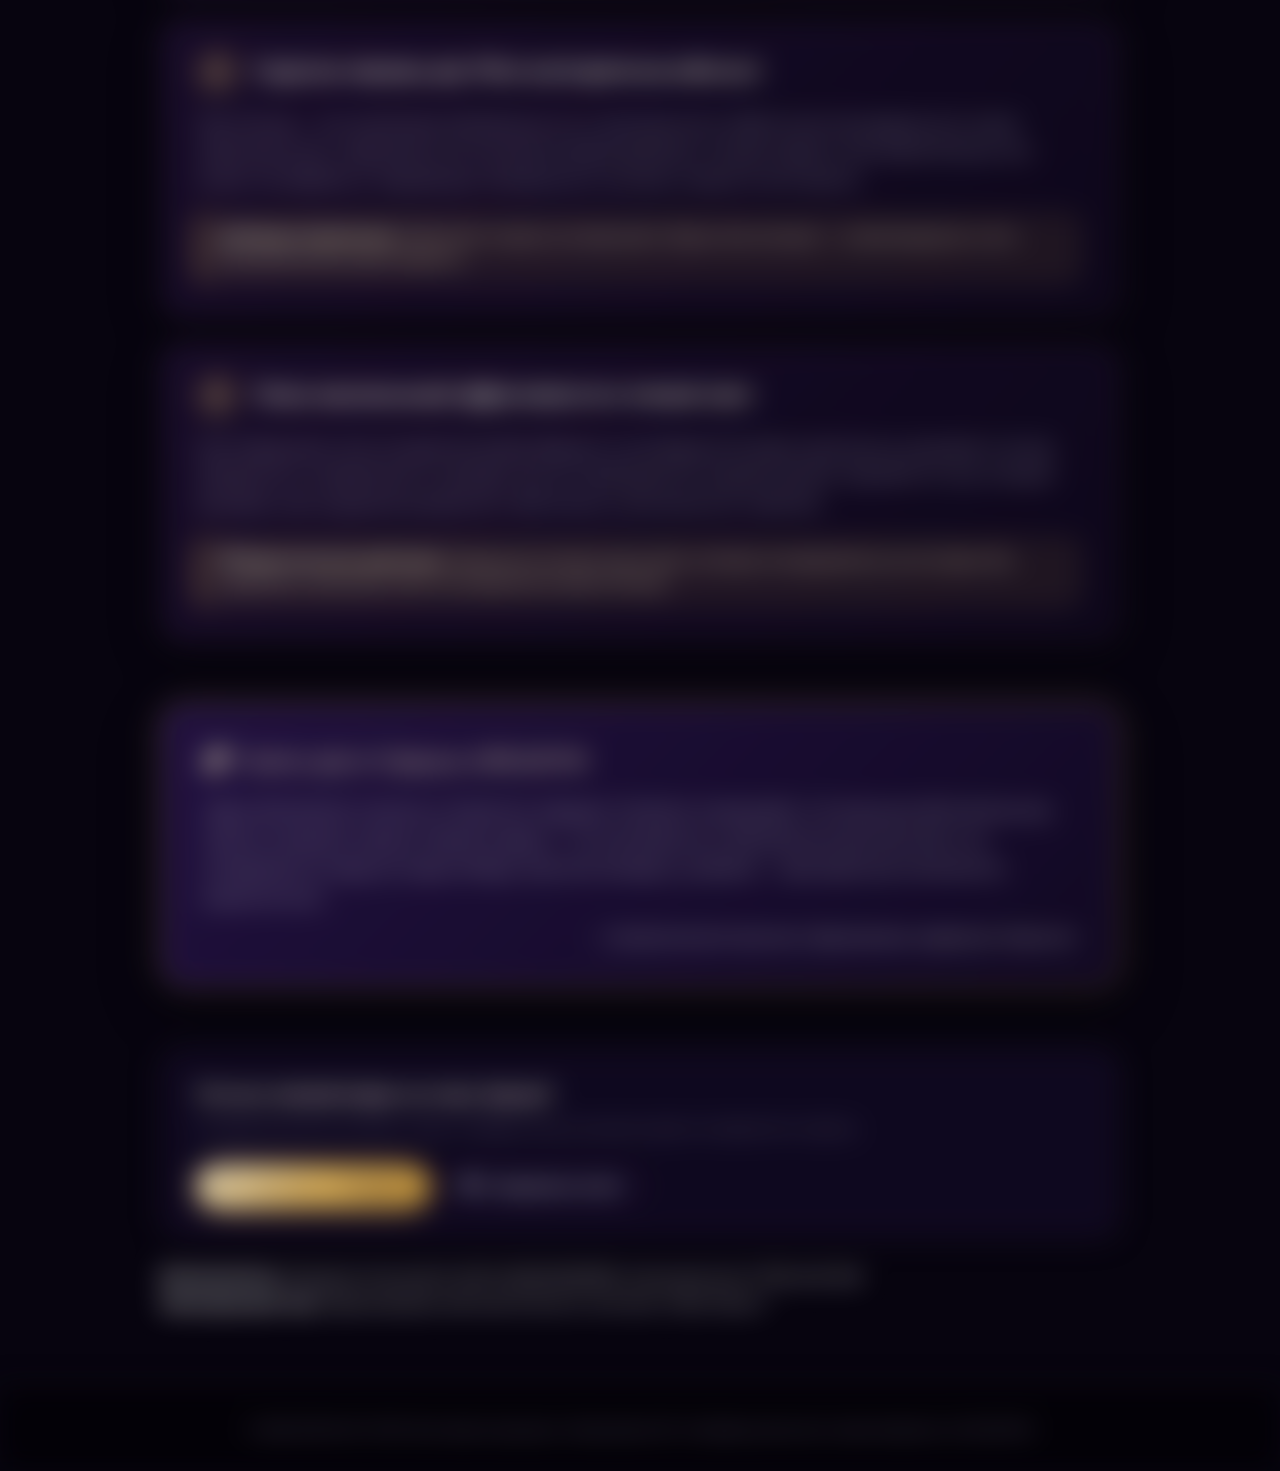
<file: reading-day.html>
<!DOCTYPE html>
<html lang="ru">
<head>
    <meta charset="UTF-8">
    <meta name="viewport" content="width=device-width, initial-scale=1.0">
    <title>АРКАНУМ — Карта Дня с разбором (Экспресс-протокол)</title>
    <meta name="description" content="Персональный протокол тарифа «Карта Дня с разбором». Точечный архетипический анализ суток, скрытые ловушки и совет Аркана.">

    <!-- Favicon -->
    <link rel="icon" type="image/svg+xml" href="data:image/svg+xml,%3Csvg xmlns='http://www.w3.org/2000/svg' viewBox='0 0 100 100'%3E%3Ccircle cx='50' cy='50' r='48' fill='%230e071e' stroke='%23d4af37' stroke-width='4'/%3E%3Cpath d='M50 12 L59 38 L87 38 L64 54 L73 80 L50 64 L27 80 L36 54 L13 38 L41 38 Z' fill='%23f5d061'/%3E%3Ccircle cx='50' cy='50' r='8' fill='%230e071e' stroke='%23d4af37' stroke-width='2'/%3E%3C/svg%3E">

    <!-- Шрифты -->
    <link rel="preconnect" href="https://fonts.googleapis.com">
    <link rel="preconnect" href="https://fonts.gstatic.com" crossorigin>
    <link href="https://fonts.googleapis.com/css2?family=Cinzel:wght@600;700;800;900&family=Montserrat:wght@400;500;600;700&display=swap" rel="stylesheet">
    
    <!-- Иконки FontAwesome -->
    <link rel="stylesheet" href="https://cdnjs.cloudflare.com/ajax/libs/font-awesome/6.4.0/css/all.min.css">

    <!-- Стили сайта и чтения -->
    <link rel="stylesheet" href="styles/main.css?v=2.5">
    <link rel="stylesheet" href="styles/reading.css?v=2.5">
</head>
<body>

    <!-- Верхний правовой бар -->
    <div class="top-legal-bar">
        <div class="container top-legal-inner">
            <div class="moon-widget">
                <i class="fas fa-sun"></i> <span>АРКАНУМ ТАРО • Экспресс-протокол «Карта Дня»</span>
            </div>
            <div style="display: flex; align-items: center; gap: 16px;">
                <span>Услуга оказана полностью (ст. 438 ГК РФ)</span>
                <span class="legal-badge-18">18+</span>
            </div>
        </div>
    </div>

    <!-- Шапка -->
    <header class="site-header">
        <div class="container header-inner">
            <a href="index.html" class="logo">
                <svg class="logo-icon-svg" viewBox="0 0 24 24" fill="none" stroke="currentColor" stroke-width="1.8">
                    <circle cx="12" cy="12" r="9"></circle>
                    <path d="M12 3v18"></path>
                    <path d="M3 12h18"></path>
                    <circle cx="12" cy="12" r="4" fill="currentColor"></circle>
                </svg>
                <div class="logo-text">АРКАНУМ<span>ТАРО</span></div>
            </a>

            <div class="header-actions">
                <a href="index.html" class="btn btn-glass btn-sm">
                    <i class="fas fa-arrow-left"></i> На главную
                </a>
                <button class="btn btn-gold btn-sm" onclick="window.print()">
                    <i class="fas fa-print"></i> Сохранить PDF
                </button>
            </div>
        </div>
    </header>

    <!-- Экран блокировки (Paywall) при отсутствии оплаты -->
    <div class="reading-paywall-overlay" id="reading-paywall-modal" style="display: none;">
        <div class="reading-paywall-card">
            <div class="paywall-lock-badge">
                <i class="fas fa-lock"></i>
            </div>
            <h2 class="paywall-title">Доступ к карте дня закрыт</h2>
            <div class="ornament-divider">✦ ❖ ✦</div>
            <p class="paywall-desc">
                Персональный разбор Аркана Дня, теневые аспекты суток и точный совет Оракула открываются сразу после подтверждения оплаты заказа в системе Lava.top.
            </p>
            <div class="paywall-action-box">
                <a href="https://app.lava.top/products/3295b410-332f-428f-b303-9f47244753d6" target="_blank" rel="noopener" class="btn btn-gold btn-lg" style="width: 100%; text-decoration: none; display: flex; align-items: center; justify-content: center; gap: 10px; margin-bottom: 16px; padding: 14px 20px; font-size: 1.05rem;">
                    <i class="fas fa-credit-card"></i> ✦ Оплатить Карту Дня (990 ₽) ✦
                </a>
                
                <div style="margin-top: 14px;">
                    <button type="button" id="toggle-code-btn" style="background: none; border: none; color: var(--gold-300); cursor: pointer; font-size: 0.9rem; text-decoration: underline;">
                        Уже оплатили? Ввести ключ доступа
                    </button>
                </div>

                <div id="paywall-code-wrap" style="display: none; margin-top: 14px;">
                    <div style="display: flex; gap: 8px;">
                        <input type="text" id="manual-access-input" class="form-input" placeholder="Ключ доступа (arcanum_pass_2026)" style="text-align: center;">
                        <button type="button" class="btn btn-gold" id="apply-code-btn" style="padding: 0 20px;">ОК</button>
                    </div>
                    <div id="paywall-code-error" style="color: #f87171; font-size: 0.82rem; margin-top: 6px; display: none;">
                        Неверный ключ доступа. Проверьте квитанцию Lava.top.
                    </div>
                </div>
            </div>
        </div>
    </div>

    <!-- Защищенное содержимое расклада -->
    <div id="reading-content-wrap">
        <!-- Верхний блок с квитанцией -->
        <section class="reading-hero">
            <div class="container">
                <div style="text-align: center; max-width: 720px; margin: 0 auto;">
                    <span class="status-badge-paid">
                        <i class="fas fa-circle-check"></i> Заказ оплачен • Чек сформирован ФНС (422-ФЗ)
                    </span>
                    <h1 class="hero-title" style="font-size: 2.5rem; margin-top: 16px; margin-bottom: 10px;">
                        Ваша Карта Дня: <span class="gold-text">Аркан XIX «Солнце»</span>
                    </h1>
                    <p style="color: var(--text-secondary); font-size: 1rem; line-height: 1.6;">
                        Символический экспресс-протокол Оракула АРКАНУМ на текущие сутки. Коснитесь карты ниже, чтобы открыть ее сакральный лик, и ознакомьтесь с толкованием.
                    </p>
                </div>

                <div class="order-meta-card">
                    <div class="meta-info-item">
                        <span class="meta-info-label">Номер заказа</span>
                        <span class="meta-info-val">№ KD-7419</span>
                    </div>
                    <div class="meta-info-item">
                        <span class="meta-info-label">Тариф</span>
                        <span class="meta-info-val" style="color: var(--gold-300);">Карта Дня с разбором (990 ₽)</span>
                    </div>
                    <div class="meta-info-item">
                        <span class="meta-info-label">Актуальность</span>
                        <span class="meta-info-val">Ближайшие 24 часа</span>
                    </div>
                    <div class="meta-info-item">
                        <span class="meta-info-label">Статус</span>
                        <span class="meta-info-val" style="color: #34d399;">Оказана полностью</span>
                    </div>
                </div>
            </div>
        </section>

        <!-- Интерактивная карта дня -->
        <section class="spread-board-section">
            <div class="container">
                <div class="single-card-board">
                    <div class="slot-title-badge" style="margin-bottom: 18px;">
                        ✦ Фокусный Аркан ваших суток ✦
                    </div>
                    
                    <div class="flip-card-container is-flipped single-card-container" id="day-card-flip" onclick="this.classList.toggle('is-flipped')">
                        <div class="flip-card-inner">
                            <!-- Рубашка -->
                            <div class="card-face card-face-back">
                                <div class="card-back-pattern">
                                    <i class="fas fa-sun"></i>
                                </div>
                                <span class="tap-prompt">Коснитесь для переворота</span>
                                <span style="font-size: 0.75rem; color: var(--gold-500);">АРКАНУМ ТАРО</span>
                            </div>
                            <!-- Лицевая сторона -->
                            <div class="card-face card-face-front">
                                <span class="front-roman">XIX</span>
                                <div class="front-art-box">
                                    <i class="fas fa-sun"></i>
                                </div>
                                <div>
                                    <div class="front-name">Солнце</div>
                                    <div class="front-keyword">Ясность • Триумф • Жизненная Сила</div>
                                </div>
                                <span style="font-size: 0.75rem; color: var(--gold-300);"><i class="fas fa-sparkles"></i> Аркан раскрыт</span>
                            </div>
                        </div>
                    </div>
                    <p style="font-size: 0.8rem; color: var(--text-muted); margin-top: 14px;">
                        <i class="fas fa-rotate"></i> Нажмите на карту для интерактивного вращения
                    </p>
                </div>
            </div>
        </section>

        <!-- Аналитический протокол -->
        <section class="interpretations-section">
            <div class="container">
                <div class="protocol-cards-stack">
                    <!-- Блок 1: Энергия дня -->
                    <div class="position-card">
                        <div class="position-card-header">
                            <div class="position-num-badge">1</div>
                            <h3 class="position-title">Доминирующая энергия и атмосфера суток</h3>
                        </div>
                        <div class="position-text">
                            Аркан XIX «Солнце» свидетельствует о дне предельной ментальной ясности. Любой скрытый туман, недосказанность или неопределенность последних дней рассеиваются. Если вы сомневались в намерениях другого человека или правильности своего выбора — сегодня факты сами выходят на свет. Это превосходный момент для открытого диалога, проявления инициативы и защиты своих интересов.
                        </div>
                        <div class="position-advice-box">
                            <strong><i class="fas fa-compass"></i> Вектор дня:</strong> Проявляйте прямоту. Хитрости и увиливания сегодня не сработают, а искренность обезоружит любого оппонента.
                        </div>
                    </div>

                    <!-- Блок 2: Теневая сторона -->
                    <div class="position-card">
                        <div class="position-card-header">
                            <div class="position-num-badge">2</div>
                            <h3 class="position-title">Скрытая ловушка дня (Чего категорически избегать)</h3>
                        </div>
                        <div class="position-text">
                            Тень Солнца — это ослепление собственным эго и категоричность. Избыточная самоуверенность может подтолкнуть вас к переоценке сил или резким формулировкам, которые заденут самолюбие близких или коллег. Не требуйте от окружающих немедленного согласия с вашей точкой зрения.
                        </div>
                        <div class="position-advice-box">
                            <strong><i class="fas fa-triangle-exclamation"></i> Предостережение:</strong> Избегайте споров «из принципа». Ваша сила сегодня — в великодушии, а не в доказательстве своей правоты.
                        </div>
                    </div>

                    <!-- Блок 3: Точный совет -->
                    <div class="position-card">
                        <div class="position-card-header">
                            <div class="position-num-badge">3</div>
                            <h3 class="position-title">Точка максимальной эффективности и точный совет</h3>
                        </div>
                        <div class="position-text">
                            Если перед вами стоит конкретный выбор (Вариант А или Вариант Б): Аркан однозначно указывает в пользу прозрачного, созидательного сценария, где нет необходимости скрывать детали. Сделайте тот шаг, который вызывает у вас ощущение внутреннего облегчения и наполненности энергией.
                        </div>
                        <div class="position-advice-box">
                            <strong><i class="fas fa-gem"></i> Практическое действие:</strong> Завершите сегодня одно дело, которое откладывалось из-за страха. Вы удивитесь, насколько легко оно решится в лучах Солнца.
                        </div>
                    </div>

                    <!-- Резюме Оракула -->
                    <div class="master-summary-box">
                        <div class="summary-title">
                            <i class="fas fa-feather-pointed"></i> <span>Синтез дня от Оракула АРКАНУМ</span>
                        </div>
                        <p style="color: rgba(240, 235, 248, 0.92); font-size: 1rem; line-height: 1.8; margin-bottom: 14px;">
                            «День благоволит смелым и открытым сердцам. Символы показывают, что внешние обстоятельства сейчас на вашей стороне. Главная задача — не сомневаться в собственном достоинстве и не оглядываться назад на старые обиды. Шагните вперед с улыбкой — пространство откликнется взаимностью».
                        </p>
                        <div style="font-size: 0.85rem; color: var(--gold-400); text-align: right;">
                            — Символический протокол сформирован Цифровым Оракулом
                        </div>
                    </div>

                    <!-- Действия и связь -->
                    <div class="protocol-action-card">
                        <div>
                            <h4 style="font-family: var(--font-heading); font-size: 1.15rem; color: var(--gold-100); margin-bottom: 6px;">
                                Остался личный вопрос по этому Аркану?
                            </h4>
                            <p style="font-size: 0.88rem; color: var(--text-muted); margin: 0;">
                                В тариф включена экспресс-связь в Telegram для уточнения одного конкретного нюанса.
                            </p>
                        </div>
                        <div style="display: flex; gap: 12px; flex-wrap: wrap;">
                            <a href="https://t.me/astral_tarot_master?text=%D0%97%D0%B4%D1%80%D0%B0%D0%B2%D1%81%D1%82%D0%B2%D1%83%D0%B9%D1%82%D0%B5!%20%D0%97%D0%B0%D0%BA%D0%B0%D0%B7%20%E2%84%96%20KD-7419%20(%D0%9A%D0%B0%D1%80%D1%82%D0%B0%20%D0%94%D0%BD%D1%8F).%20%D0%A5%D0%BE%D1%87%D1%83%20%D1%83%D1%82%D0%BE%D1%87%D0%BD%D0%B8%D1%82%D1%8C%3A" target="_blank" rel="noopener" class="btn btn-gold btn-sm">
                                <i class="fab fa-telegram"></i> Написать в Telegram
                            </a>
                            <button type="button" class="btn btn-glass btn-sm" onclick="window.print()">
                                <i class="fas fa-file-pdf"></i> Сохранить отчет
                            </button>
                        </div>
                    </div>

                    <!-- Чек и реквизиты -->
                    <div class="legal-receipt-row">
                        <div>
                            <strong>Исполнитель:</strong> Макаров Николай В. (ИНН 562202292930, Самозанятый / НПД 422-ФЗ)
                        </div>
                        <div>
                            <strong>Электронный чек:</strong> сформирован автоматически в системе «Мой Налог»
                        </div>
                    </div>
                </div>
            </div>
        </section>

        <!-- Подвал -->
        <footer class="site-footer" style="border-top: 1px solid rgba(229, 185, 92, 0.15); padding: 30px 0;">
            <div class="container" style="text-align: center;">
                <p style="color: var(--text-muted); font-size: 0.84rem;">
                    © 2026 АРКАНУМ ТАРО. Все права защищены. Маркировка 18+. Конфиденциальность гарантирована по 152-ФЗ РФ.
                </p>
            </div>
        </footer>
    </div>

    <!-- Защита доступа и проверка криптографических токенов -->
    <script src="scripts/access-guard.js?v=2.6"></script>
    <script>
        ArcanumGuard.protectPage('day');
    </script>
</body>
</html>
</file>
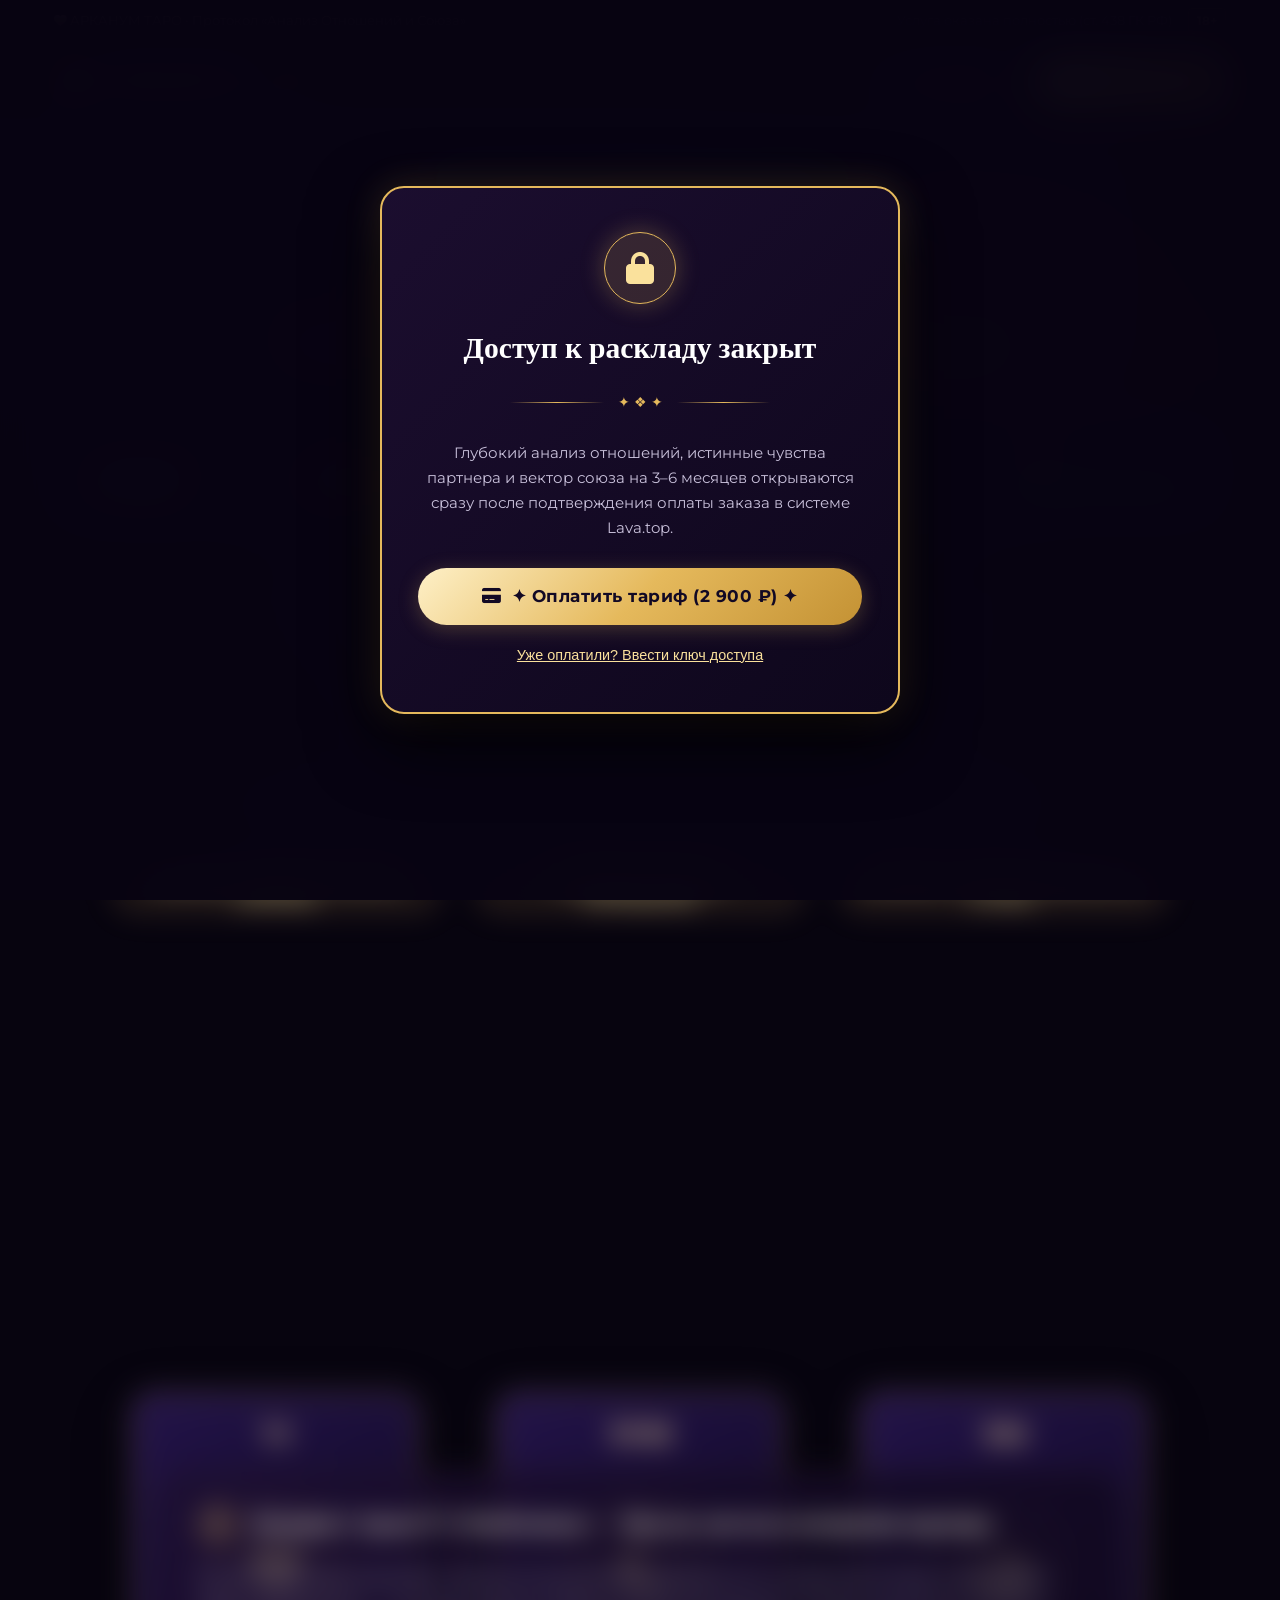
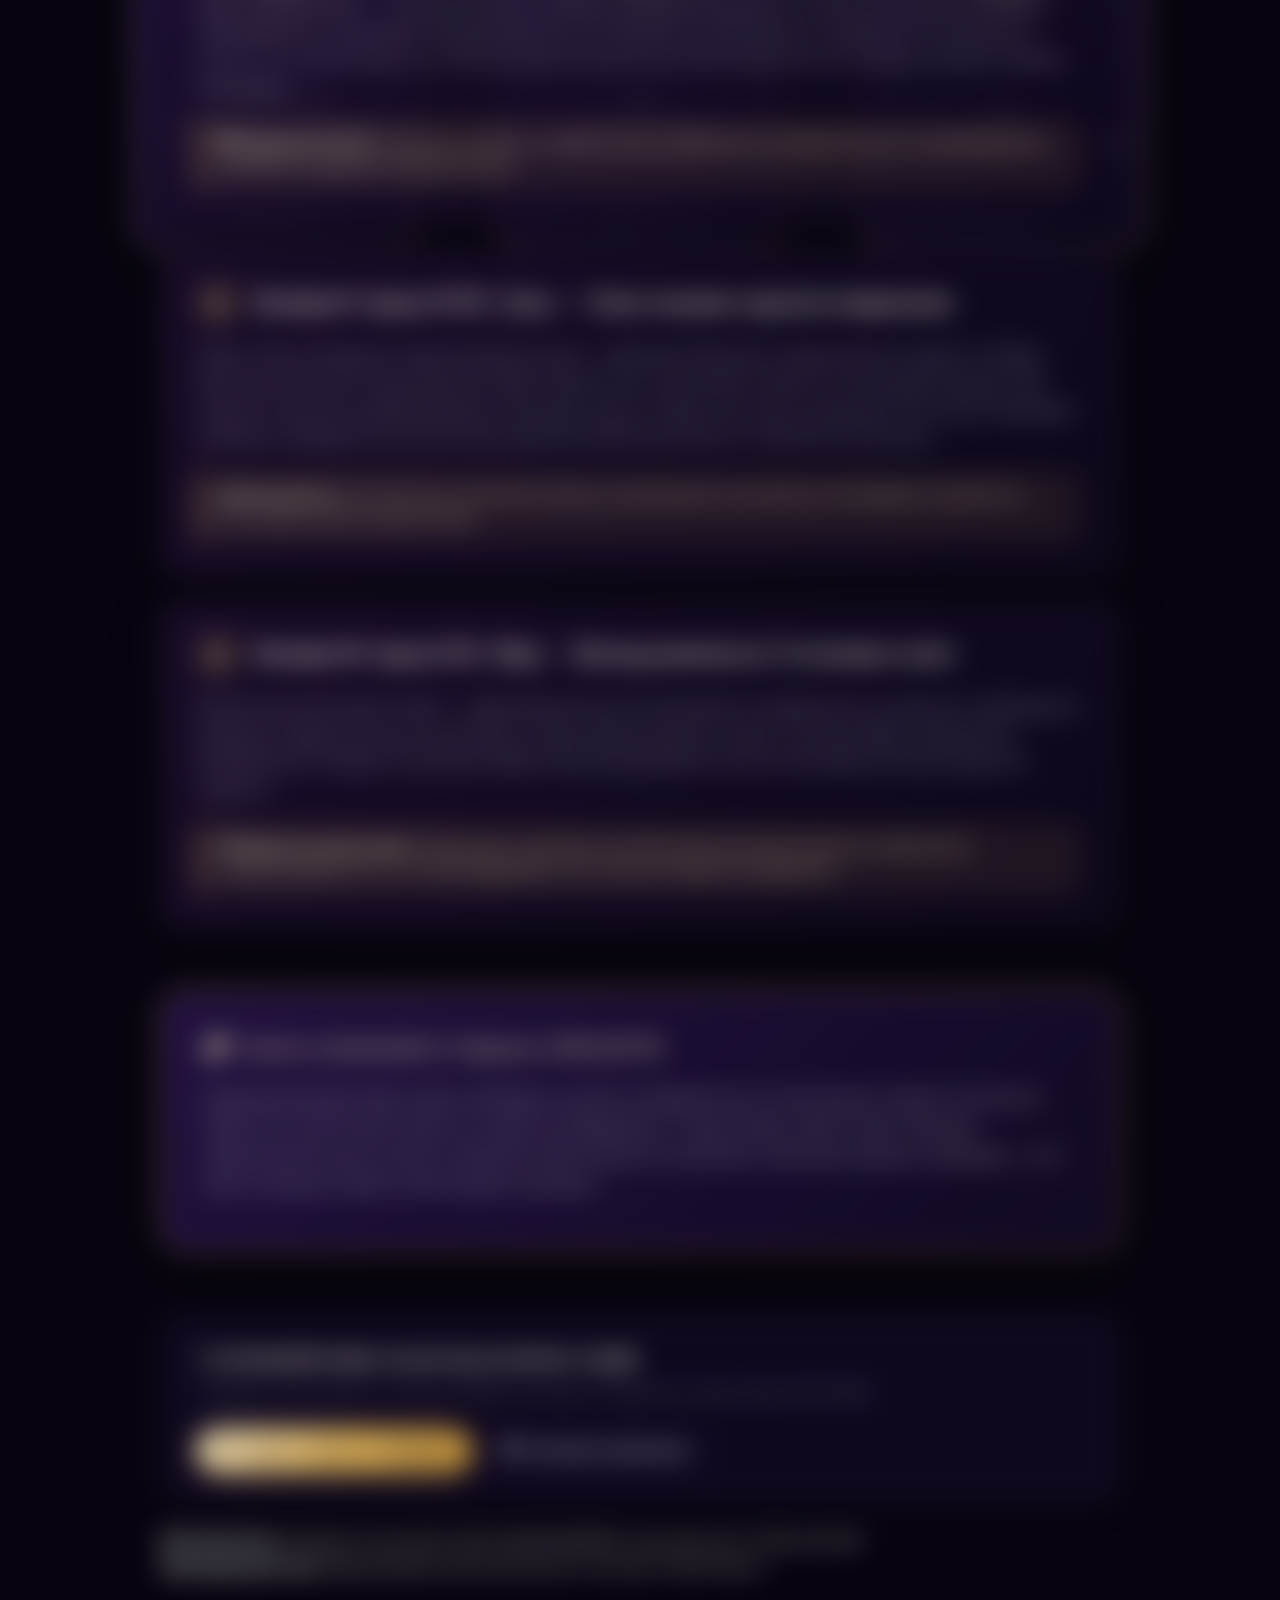
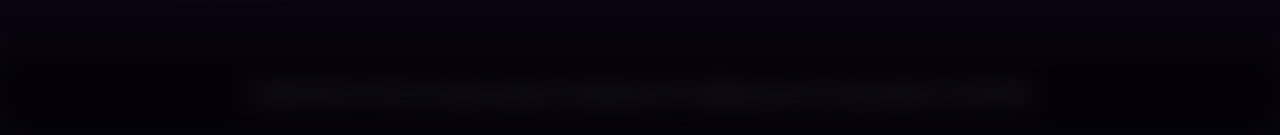
<file: reading-love.html>
<!DOCTYPE html>
<html lang="ru">
<head>
    <meta charset="UTF-8">
    <meta name="viewport" content="width=device-width, initial-scale=1.0">
    <title>АРКАНУМ — Анализ Отношений и Союза (Персональный протокол)</title>
    <meta name="description" content="Глубокий символический протокол Оракула Таро: истинные чувства партнера, скрытые мотивы, точки напряжения и прогноз союза на 3–6 месяцев.">

    <!-- Favicon -->
    <link rel="icon" type="image/svg+xml" href="data:image/svg+xml,%3Csvg xmlns='http://www.w3.org/2000/svg' viewBox='0 0 100 100'%3E%3Ccircle cx='50' cy='50' r='48' fill='%230e071e' stroke='%23d4af37' stroke-width='4'/%3E%3Cpath d='M50 12 L59 38 L87 38 L64 54 L73 80 L50 64 L27 80 L36 54 L13 38 L41 38 Z' fill='%23f5d061'/%3E%3Ccircle cx='50' cy='50' r='8' fill='%230e071e' stroke='%23d4af37' stroke-width='2'/%3E%3C/svg%3E">

    <!-- Шрифты -->
    <link rel="preconnect" href="https://fonts.googleapis.com">
    <link rel="preconnect" href="https://fonts.gstatic.com" crossorigin>
    <link href="https://fonts.googleapis.com/css2?family=Cinzel:wght@600;700;800;900&family=Montserrat:wght@400;500;600;700&display=swap" rel="stylesheet">
    
    <!-- Иконки FontAwesome -->
    <link rel="stylesheet" href="https://cdnjs.cloudflare.com/ajax/libs/font-awesome/6.4.0/css/all.min.css">

    <!-- Стили -->
    <link rel="stylesheet" href="styles/main.css?v=2.5">
    <link rel="stylesheet" href="styles/reading.css?v=2.5">
</head>
<body>

    <!-- Верхний бар -->
    <div class="top-legal-bar">
        <div class="container top-legal-inner">
            <div class="moon-widget">
                <i class="fas fa-heart"></i> <span>АРКАНУМ ТАРО • Протокол «Анализ Отношений и Союза»</span>
            </div>
            <div style="display: flex; align-items: center; gap: 16px;">
                <span>Услуга оказана полностью (ст. 438 ГК РФ)</span>
                <span class="legal-badge-18">18+</span>
            </div>
        </div>
    </div>

    <!-- Шапка -->
    <header class="site-header">
        <div class="container header-inner">
            <a href="index.html" class="logo">
                <svg class="logo-icon-svg" viewBox="0 0 24 24" fill="none" stroke="currentColor" stroke-width="1.8">
                    <circle cx="12" cy="12" r="9"></circle>
                    <path d="M12 3v18"></path>
                    <path d="M3 12h18"></path>
                    <circle cx="12" cy="12" r="4" fill="currentColor"></circle>
                </svg>
                <div class="logo-text">АРКАНУМ<span>ТАРО</span></div>
            </a>

            <div class="header-actions">
                <a href="index.html" class="btn btn-glass btn-sm">
                    <i class="fas fa-arrow-left"></i> На главную
                </a>
                <button class="btn btn-gold btn-sm" onclick="window.print()">
                    <i class="fas fa-print"></i> Сохранить PDF
                </button>
            </div>
        </div>
    </header>

    <!-- Paywall -->
    <div class="reading-paywall-overlay" id="reading-paywall-modal" style="display: none;">
        <div class="reading-paywall-card">
            <div class="paywall-lock-badge">
                <i class="fas fa-lock"></i>
            </div>
            <h2 class="paywall-title">Доступ к раскладу закрыт</h2>
            <div class="ornament-divider">✦ ❖ ✦</div>
            <p class="paywall-desc">
                Глубокий анализ отношений, истинные чувства партнера и вектор союза на 3–6 месяцев открываются сразу после подтверждения оплаты заказа в системе Lava.top.
            </p>
            <div class="paywall-action-box">
                <a href="https://app.lava.top/products/1f7c4b26-74cb-479b-982b-0578dc426875" target="_blank" rel="noopener" class="btn btn-gold btn-lg" style="width: 100%; text-decoration: none; display: flex; align-items: center; justify-content: center; gap: 10px; margin-bottom: 16px; padding: 14px 20px; font-size: 1.05rem;">
                    <i class="fas fa-credit-card"></i> ✦ Оплатить тариф (2 900 ₽) ✦
                </a>
                
                <div style="margin-top: 14px;">
                    <button type="button" id="toggle-code-btn" style="background: none; border: none; color: var(--gold-300); cursor: pointer; font-size: 0.9rem; text-decoration: underline;">
                        Уже оплатили? Ввести ключ доступа
                    </button>
                </div>

                <div id="paywall-code-wrap" style="display: none; margin-top: 14px;">
                    <div style="display: flex; gap: 8px;">
                        <input type="text" id="manual-access-input" class="form-input" placeholder="Ключ доступа (arcanum_pass_2026)" style="text-align: center;">
                        <button type="button" class="btn btn-gold" id="apply-code-btn" style="padding: 0 20px;">ОК</button>
                    </div>
                    <div id="paywall-code-error" style="color: #f87171; font-size: 0.82rem; margin-top: 6px; display: none;">
                        Неверный ключ доступа. Проверьте квитанцию Lava.top.
                    </div>
                </div>
            </div>
        </div>
    </div>

    <!-- Защищенное содержимое -->
    <div id="reading-content-wrap">
        <section class="reading-hero">
            <div class="container">
                <div style="text-align: center; max-width: 740px; margin: 0 auto;">
                    <span class="status-badge-paid">
                        <i class="fas fa-circle-check"></i> Заказ оплачен • Чек сформирован ФНС (422-ФЗ)
                    </span>
                    <h1 class="hero-title" style="font-size: 2.5rem; margin-top: 16px; margin-bottom: 10px;">
                        Зеркало Чувств: <span class="gold-text">Анализ Отношений и Союза</span>
                    </h1>
                    <p style="color: var(--text-secondary); font-size: 1rem; line-height: 1.6;">
                        Глубокое исследование динамики вашей пары. Триада Арканов раскрывает истинные подсознательные мотивы партнера, точку скрытого напряжения и прогноз развития союза на 3–6 месяцев.
                    </p>
                </div>

                <div class="order-meta-card">
                    <div class="meta-info-item">
                        <span class="meta-info-label">Номер заказа</span>
                        <span class="meta-info-val">№ RS-8291</span>
                    </div>
                    <div class="meta-info-item">
                        <span class="meta-info-label">Тариф консультации</span>
                        <span class="meta-info-val" style="color: var(--gold-300);">Анализ Отношений и Союза (2 900 ₽)</span>
                    </div>
                    <div class="meta-info-item">
                        <span class="meta-info-label">Горизонт прогноза</span>
                        <span class="meta-info-val">3–6 месяцев</span>
                    </div>
                    <div class="meta-info-item">
                        <span class="meta-info-label">Статус</span>
                        <span class="meta-info-val" style="color: #34d399;">Оказана полностью</span>
                    </div>
                </div>
            </div>
        </section>

        <!-- Алтарь 3 карт -->
        <section class="spread-board-section">
            <div class="container">
                <div class="spread-instruction">
                    <div class="section-badge">Сакральная триада</div>
                    <h2 class="section-title">Карты вашего <span class="gold-text">союза</span></h2>
                    <div class="ornament-divider">✦ ❖ ✦</div>
                    <p class="section-subtitle">
                        Коснитесь любой карты, чтобы перевернуть ее и рассмотреть архетипическую символику
                    </p>
                </div>

                <div class="spread-cards-grid">
                    <!-- Карта 1 -->
                    <div class="spread-slot">
                        <span class="slot-title-badge">Позиция I: Мысли и чувства партнера</span>
                        <div class="flip-card-container is-flipped" onclick="this.classList.toggle('is-flipped')">
                            <div class="flip-card-inner">
                                <div class="card-face card-face-back">
                                    <div class="card-back-pattern"><i class="fas fa-heart"></i></div>
                                    <span class="tap-prompt">Коснитесь для переворота</span>
                                    <span style="font-size: 0.75rem; color: var(--gold-500);">АРКАНУМ ТАРО</span>
                                </div>
                                <div class="card-face card-face-front">
                                    <span class="front-roman">VI</span>
                                    <div class="front-art-box"><i class="fas fa-heart"></i></div>
                                    <div>
                                        <div class="front-name">Влюбленные</div>
                                        <div class="front-keyword">Привязанность • Сомнения • Выбор</div>
                                    </div>
                                    <span style="font-size: 0.75rem; color: var(--gold-300);">Карта открыта</span>
                                </div>
                            </div>
                        </div>
                    </div>

                    <!-- Карта 2 -->
                    <div class="spread-slot">
                        <span class="slot-title-badge">Позиция II: Скрытое напряжение</span>
                        <div class="flip-card-container is-flipped" onclick="this.classList.toggle('is-flipped')">
                            <div class="flip-card-inner">
                                <div class="card-face card-face-back">
                                    <div class="card-back-pattern"><i class="fas fa-moon"></i></div>
                                    <span class="tap-prompt">Коснитесь для переворота</span>
                                    <span style="font-size: 0.75rem; color: var(--gold-500);">АРКАНУМ ТАРО</span>
                                </div>
                                <div class="card-face card-face-front">
                                    <span class="front-roman">XVIII</span>
                                    <div class="front-art-box"><i class="fas fa-moon"></i></div>
                                    <div>
                                        <div class="front-name">Луна</div>
                                        <div class="front-keyword">Страх уязвимости • Недосказанность</div>
                                    </div>
                                    <span style="font-size: 0.75rem; color: var(--gold-300);">Карта открыта</span>
                                </div>
                            </div>
                        </div>
                    </div>

                    <!-- Карта 3 -->
                    <div class="spread-slot">
                        <span class="slot-title-badge">Позиция III: Вектор развития на 3-6 мес.</span>
                        <div class="flip-card-container is-flipped" onclick="this.classList.toggle('is-flipped')">
                            <div class="flip-card-inner">
                                <div class="card-face card-face-back">
                                    <div class="card-back-pattern"><i class="fas fa-earth-americas"></i></div>
                                    <span class="tap-prompt">Коснитесь для переворота</span>
                                    <span style="font-size: 0.75rem; color: var(--gold-500);">АРКАНУМ ТАРО</span>
                                </div>
                                <div class="card-face card-face-front">
                                    <span class="front-roman">XXI</span>
                                    <div class="front-art-box"><i class="fas fa-earth-americas"></i></div>
                                    <div>
                                        <div class="front-name">Мир</div>
                                        <div class="front-keyword">Гармония • Целостность • Исход</div>
                                    </div>
                                    <span style="font-size: 0.75rem; color: var(--gold-300);">Карта открыта</span>
                                </div>
                            </div>
                        </div>
                    </div>
                </div>
            </div>
        </section>

        <!-- Аналитический протокол -->
        <section class="interpretations-section">
            <div class="container">
                <div class="protocol-cards-stack">
                    <div class="position-card">
                        <div class="position-card-header">
                            <div class="position-num-badge">1</div>
                            <h3 class="position-title">Позиция I: Аркан VI «Влюбленные» — Мысли, чувства и намерения партнера</h3>
                        </div>
                        <div class="position-text">
                            В мыслях партнера существует глубокая эмоциональная привязанность и искренний интерес к вам. Однако Аркан «Влюбленные» — это всегда архетип выбора и внутренней развилки. Человек находится в состоянии взвешивания: он сравнивает текущую реальность отношений с собственными ожиданиями или прошлым опытом. Его чувства живы, но он боится сделать однозначный, бесповоротный шаг вперед, опасаясь потерять автономию.
                        </div>
                        <div class="position-advice-box">
                            <strong><i class="fas fa-compass"></i> Скрытый мотив:</strong> Партнер не закрыт, но ждет от вас не требований определенности, а подтверждения взаимного уважения и безопасности.
                        </div>
                    </div>

                    <div class="position-card">
                        <div class="position-card-header">
                            <div class="position-num-badge">2</div>
                            <h3 class="position-title">Позиция II: Аркан XVIII «Луна» — Точка текущего скрытого напряжения</h3>
                        </div>
                        <div class="position-text">
                            Аркан «Луна» вскрывает главную трещину союза — взаимные проекции и додумывание за другого. Между вами скопился пласт невысказанных тревог. Вместо того чтобы прямо спросить о волнующем вопросе, обе стороны пытаются интерпретировать интонации, паузы в ответах или смену настроения. Этот туман порождает иллюзию отчуждения там, где на самом деле есть обычная усталость и страх быть непонятым.
                        </div>
                        <div class="position-advice-box">
                            <strong><i class="fas fa-triangle-exclamation"></i> Зона риска:</strong> Категорически противопоказаны манипуляции молчанием или проверки на ревность — это только сгустит лунный туман.
                        </div>
                    </div>

                    <div class="position-card">
                        <div class="position-card-header">
                            <div class="position-num-badge">3</div>
                            <h3 class="position-title">Позиция III: Аркан XXI «Мир» — Вектор развития на 3–6 месяцев и совет</h3>
                        </div>
                        <div class="position-text">
                            Выход на высший Аркан «Мир» — превосходный знак. Он указывает на завершение мучительного переходного периода и переход союза на качественно новый, зрелый уровень. Кризис сомнений будет преодолен в ближайшие 8–12 недель. Отношения обретут прочный фундамент, если вы оба сбросите маски защитной гордости.
                        </div>
                        <div class="position-advice-box">
                            <strong><i class="fas fa-gem"></i> Практический совет:</strong> Предложите партнеру спокойный разговор без взаимных обвинений. Сформулируйте не то, что вас раздражает, а то, в чем вы искренне нуждаетесь.
                        </div>
                    </div>

                    <!-- Резюме Оракула -->
                    <div class="master-summary-box">
                        <div class="summary-title">
                            <i class="fas fa-feather-pointed"></i> <span>Синтез отношений от Оракула АРКАНУМ</span>
                        </div>
                        <p style="color: rgba(240, 235, 248, 0.92); font-size: 1rem; line-height: 1.8; margin-bottom: 14px;">
                            «Динамика вашей пары жива и обладает высоким созидательным потенциалом. Корень сомнений лежит не в отсутствии чувств, а в защитных барьерах от старых травм. Карта «Мир» обещает гармоничный союз, если вы позволите себе открыться навстречу партнеру первыми. Доверие — это ключ, который откроет замок вашей ситуации».
                        </p>
                    </div>

                    <!-- Действия и связь -->
                    <div class="protocol-action-card">
                        <div>
                            <h4 style="font-family: var(--font-heading); font-size: 1.15rem; color: var(--gold-100); margin-bottom: 6px;">
                                1 уточняющий вопрос по раскладу включен в тариф
                            </h4>
                            <p style="font-size: 0.88rem; color: var(--text-muted); margin: 0;">
                                Направьте ваш вопрос по союзу в Telegram мастеру с указанием номера заказа № RS-8291.
                            </p>
                        </div>
                        <div style="display: flex; gap: 12px; flex-wrap: wrap;">
                            <a href="https://t.me/astral_tarot_master?text=%D0%97%D0%B4%D1%80%D0%B0%D0%B2%D1%81%D1%82%D0%B2%D1%83%D0%B9%D1%82%D0%B5!%20%D0%97%D0%B0%D0%BA%D0%B0%D0%B7%20%E2%84%96%20RS-8291%20(%D0%90%D0%BD%D0%B0%D0%BB%D0%B8%D0%B7%20%D0%9E%D1%82%D0%BD%D0%BE%D1%88%D0%B5%D0%BD%D0%B8%D0%B9).%20%D0%9C%D0%BE%D0%B9%20%D1%83%D1%82%D0%BE%D1%87%D0%BD%D1%8F%D1%8E%D1%89%D0%B8%D0%B9%20%D0%B2%D0%BE%D0%BF%D1%80%D0%BE%D1%81%3A" target="_blank" rel="noopener" class="btn btn-gold btn-sm">
                                <i class="fab fa-telegram"></i> Задать вопрос в Telegram
                            </a>
                            <button type="button" class="btn btn-glass btn-sm" onclick="window.print()">
                                <i class="fas fa-file-pdf"></i> Экспорт протокола
                            </button>
                        </div>
                    </div>

                    <div class="legal-receipt-row">
                        <div>
                            <strong>Исполнитель:</strong> Макаров Николай В. (ИНН 562202292930, Самозанятый / НПД 422-ФЗ)
                        </div>
                        <div>
                            <strong>Электронный чек:</strong> сформирован автоматически в системе «Мой Налог»
                        </div>
                    </div>
                </div>
            </div>
        </section>

        <footer class="site-footer" style="border-top: 1px solid rgba(229, 185, 92, 0.15); padding: 30px 0;">
            <div class="container" style="text-align: center;">
                <p style="color: var(--text-muted); font-size: 0.84rem;">
                    © 2026 АРКАНУМ ТАРО. Все права защищены. Маркировка 18+. Конфиденциальность гарантирована по 152-ФЗ РФ.
                </p>
            </div>
        </footer>
    </div>

    <!-- Защита доступа и проверка криптографических токенов -->
    <script src="scripts/access-guard.js?v=2.6"></script>
    <script>
        ArcanumGuard.protectPage('love');
    </script>
</body>
</html>
</file>
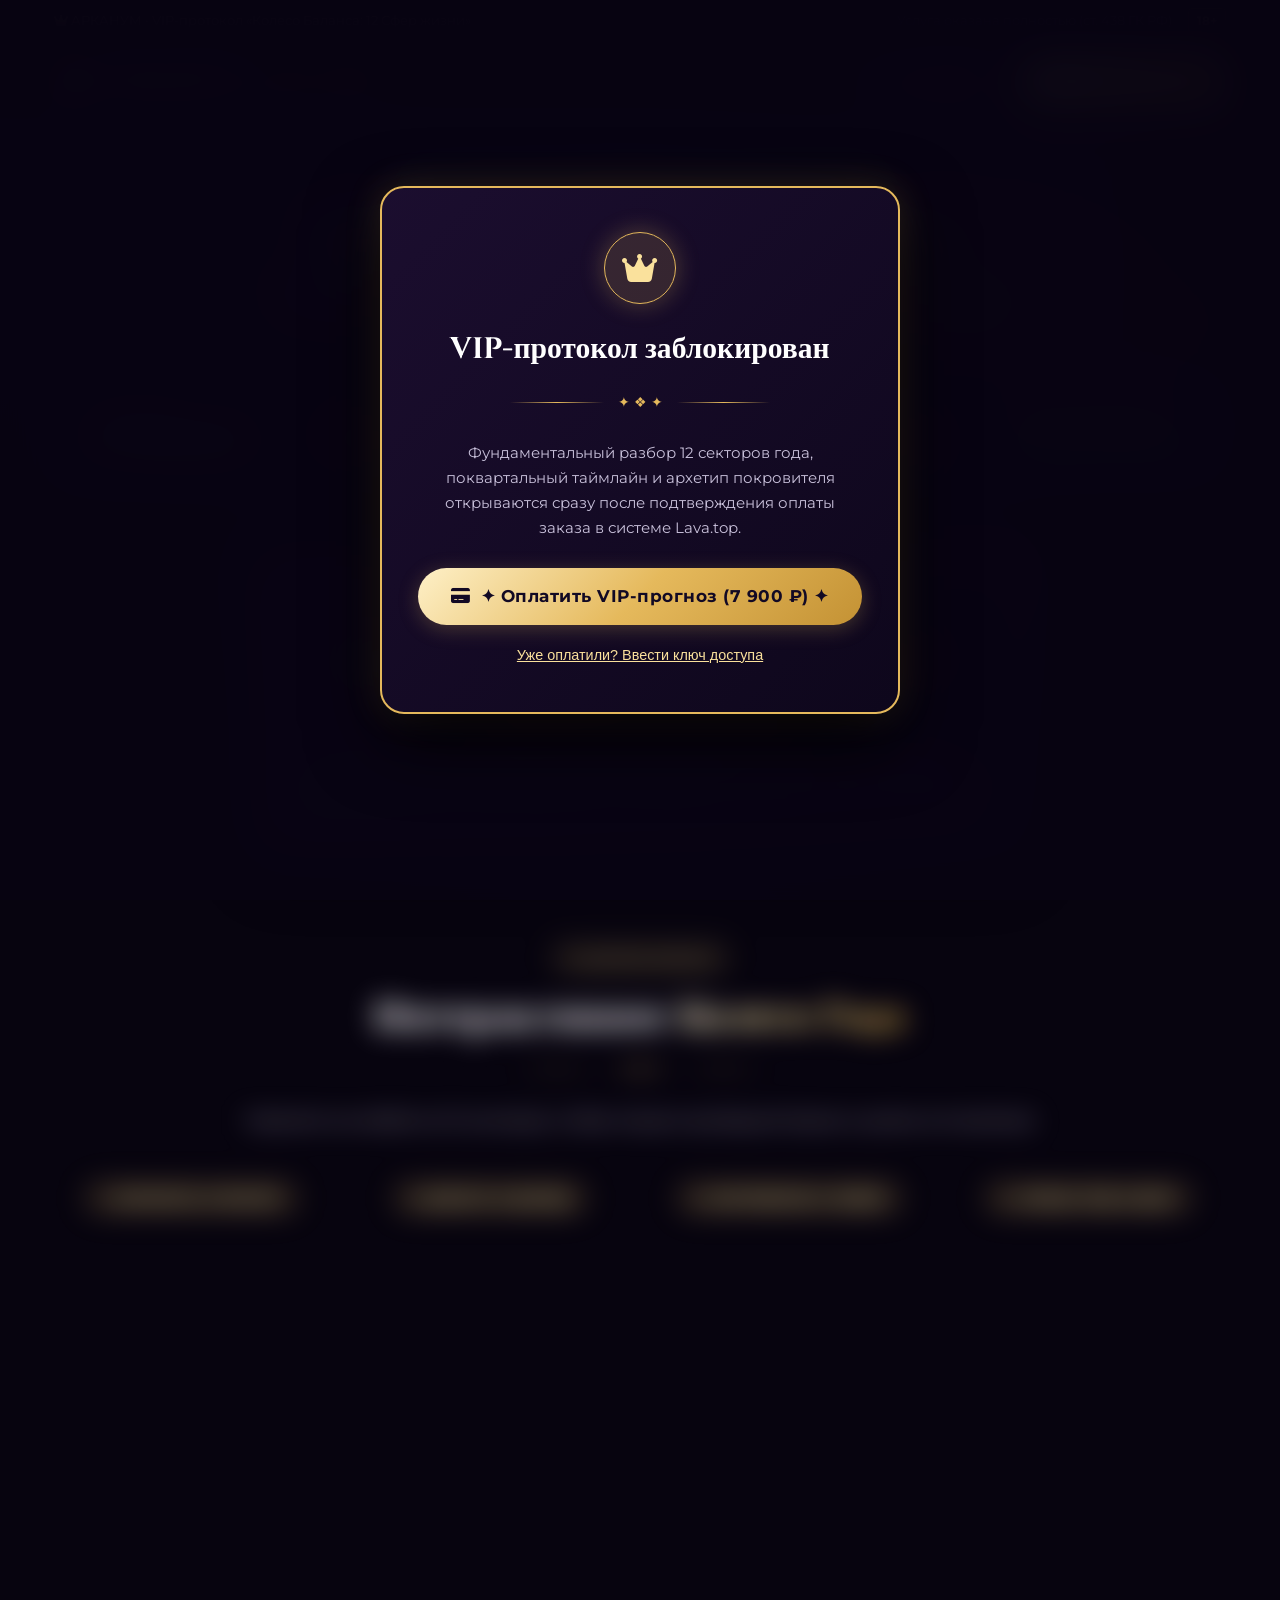
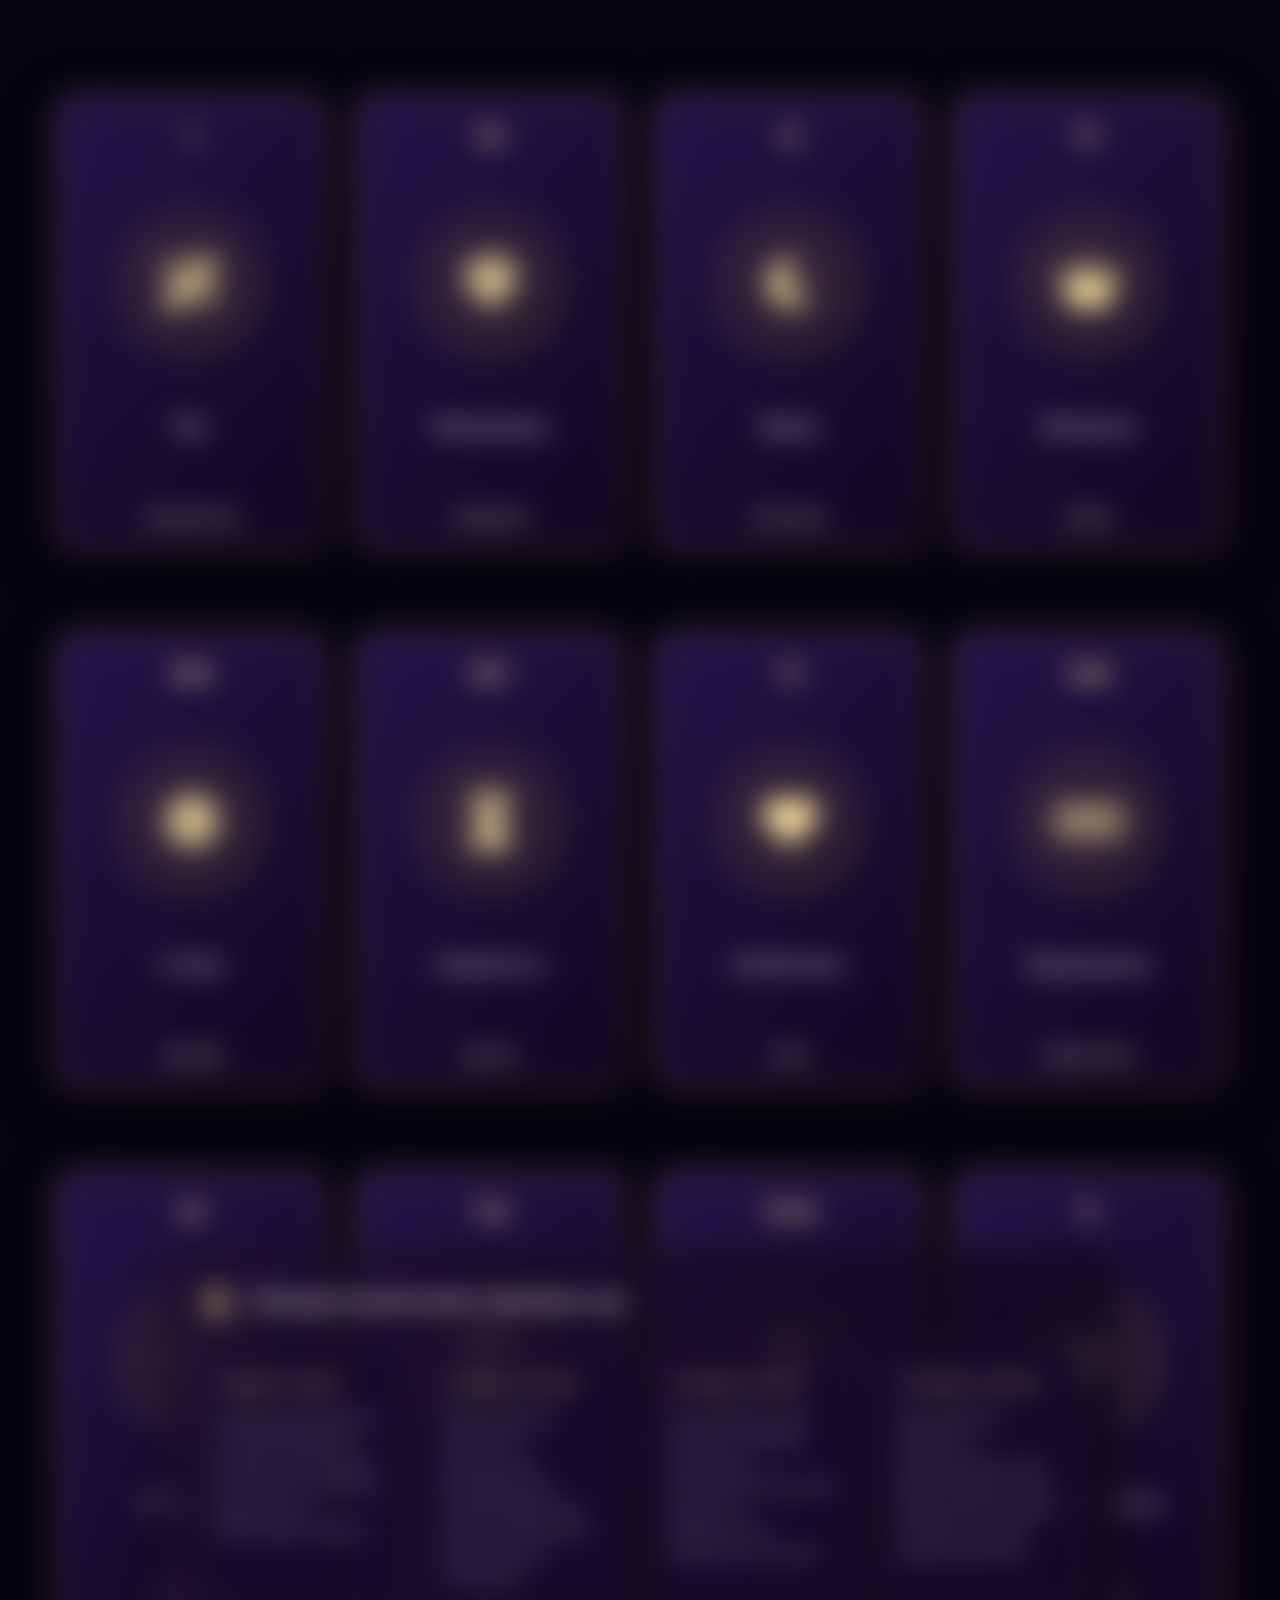
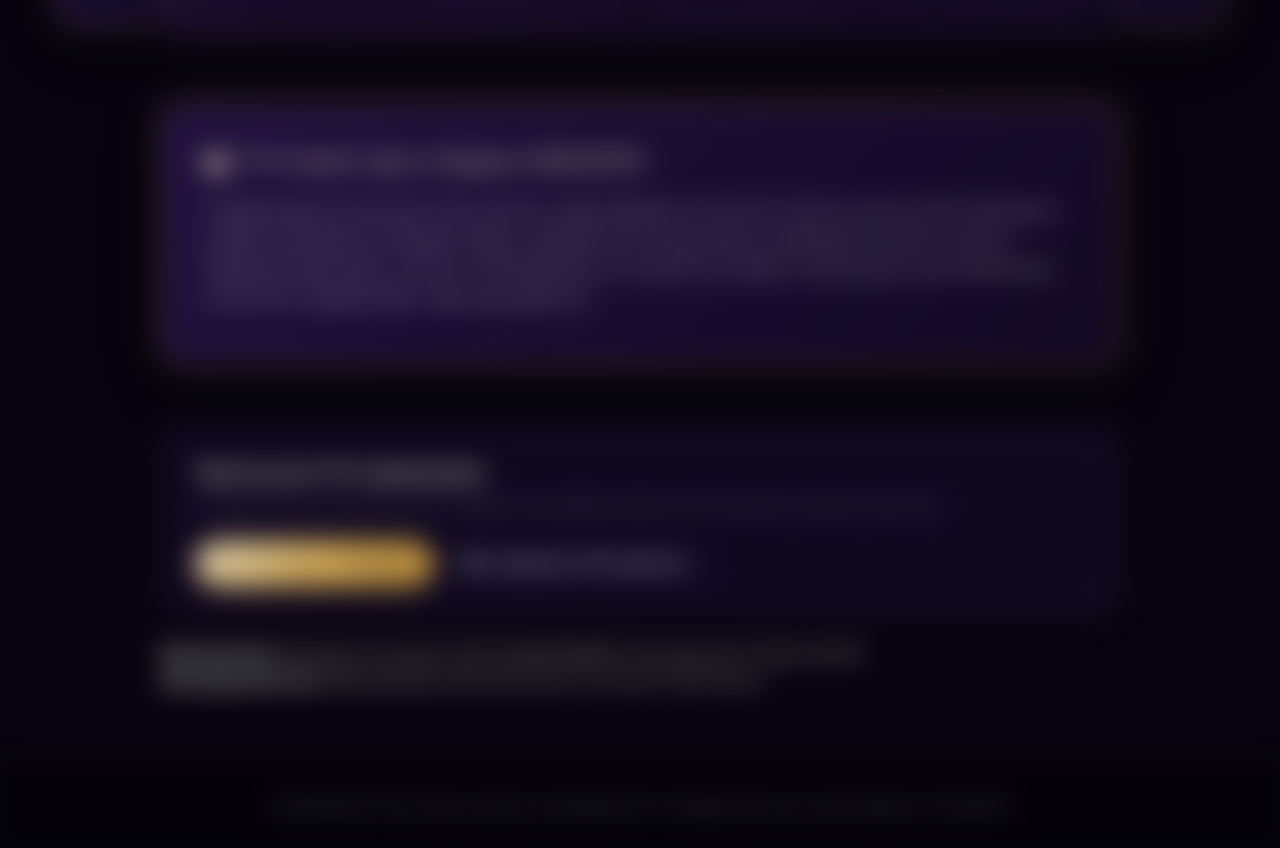
<file: reading-year.html>
<!DOCTYPE html>
<html lang="ru">
<head>
    <meta charset="UTF-8">
    <meta name="viewport" content="width=device-width, initial-scale=1.0">
    <title>АРКАНУМ — Большой Годовой Прогноз (12 Сфер жизни VIP)</title>
    <meta name="description" content="Флагманский персональный годовой протокол системы АРКАНУМ: 12 секторов жизненного баланса, поквартальный таймлайн и годовой архетип.">

    <!-- Favicon -->
    <link rel="icon" type="image/svg+xml" href="data:image/svg+xml,%3Csvg xmlns='http://www.w3.org/2000/svg' viewBox='0 0 100 100'%3E%3Ccircle cx='50' cy='50' r='48' fill='%230e071e' stroke='%23d4af37' stroke-width='4'/%3E%3Cpath d='M50 12 L59 38 L87 38 L64 54 L73 80 L50 64 L27 80 L36 54 L13 38 L41 38 Z' fill='%23f5d061'/%3E%3Ccircle cx='50' cy='50' r='8' fill='%230e071e' stroke='%23d4af37' stroke-width='2'/%3E%3C/svg%3E">

    <!-- Шрифты -->
    <link rel="preconnect" href="https://fonts.googleapis.com">
    <link rel="preconnect" href="https://fonts.gstatic.com" crossorigin>
    <link href="https://fonts.googleapis.com/css2?family=Cinzel:wght@600;700;800;900&family=Montserrat:wght@400;500;600;700&display=swap" rel="stylesheet">
    
    <!-- Иконки FontAwesome -->
    <link rel="stylesheet" href="https://cdnjs.cloudflare.com/ajax/libs/font-awesome/6.4.0/css/all.min.css">

    <!-- Стили -->
    <link rel="stylesheet" href="styles/main.css?v=2.5">
    <link rel="stylesheet" href="styles/reading.css?v=2.5">

    <style>
        .quarter-grid {
            display: grid;
            grid-template-columns: repeat(4, 1fr);
            gap: 20px;
            margin-top: 24px;
        }
        .quarter-box {
            background: rgba(22, 11, 44, 0.7);
            border: 1px solid rgba(229, 185, 92, 0.25);
            border-radius: var(--radius-md);
            padding: 22px 18px;
        }
        .quarter-name {
            font-family: var(--font-heading);
            font-size: 1.1rem;
            color: var(--gold-300);
            margin-bottom: 8px;
        }
        .quarter-text {
            font-size: 0.88rem;
            color: var(--text-secondary);
            line-height: 1.6;
        }
        @media (max-width: 900px) {
            .quarter-grid {
                grid-template-columns: 1fr 1fr;
            }
        }
        @media (max-width: 540px) {
            .quarter-grid {
                grid-template-columns: 1fr;
            }
        }
    </style>
</head>
<body>

    <!-- Верхний бар -->
    <div class="top-legal-bar">
        <div class="container top-legal-inner">
            <div class="moon-widget">
                <i class="fas fa-crown"></i> <span>АРКАНУМ • VIP-протокол «Колесо Баланса: 12 Сфер жизни»</span>
            </div>
            <div style="display: flex; align-items: center; gap: 16px;">
                <span>Услуга оказана полностью (ст. 438 ГК РФ)</span>
                <span class="legal-badge-18">18+</span>
            </div>
        </div>
    </div>

    <!-- Шапка -->
    <header class="site-header">
        <div class="container header-inner">
            <a href="index.html" class="logo">
                <svg class="logo-icon-svg" viewBox="0 0 24 24" fill="none" stroke="currentColor" stroke-width="1.8">
                    <circle cx="12" cy="12" r="9"></circle>
                    <path d="M12 3v18"></path>
                    <path d="M3 12h18"></path>
                    <circle cx="12" cy="12" r="4" fill="currentColor"></circle>
                </svg>
                <div class="logo-text">АРКАНУМ<span>СИСТЕМА</span></div>
            </a>

            <div class="header-actions">
                <a href="index.html" class="btn btn-glass btn-sm">
                    <i class="fas fa-arrow-left"></i> На главную
                </a>
                <button class="btn btn-gold btn-sm" onclick="window.print()">
                    <i class="fas fa-print"></i> Экспорт VIP PDF
                </button>
            </div>
        </div>
    </header>

    <!-- Paywall -->
    <div class="reading-paywall-overlay" id="reading-paywall-modal" style="display: none;">
        <div class="reading-paywall-card">
            <div class="paywall-lock-badge">
                <i class="fas fa-crown"></i>
            </div>
            <h2 class="paywall-title">VIP-протокол заблокирован</h2>
            <div class="ornament-divider">✦ ❖ ✦</div>
            <p class="paywall-desc">
                Фундаментальный разбор 12 секторов года, поквартальный таймлайн и архетип покровителя открываются сразу после подтверждения оплаты заказа в системе Lava.top.
            </p>
            <div class="paywall-action-box">
                <a href="https://app.lava.top/products/8047aac8-d112-4eed-99bb-2c21afe39049" target="_blank" rel="noopener" class="btn btn-gold btn-lg" style="width: 100%; text-decoration: none; display: flex; align-items: center; justify-content: center; gap: 10px; margin-bottom: 16px; padding: 14px 20px; font-size: 1.05rem;">
                    <i class="fas fa-credit-card"></i> ✦ Оплатить VIP-прогноз (7 900 ₽) ✦
                </a>
                
                <div style="margin-top: 14px;">
                    <button type="button" id="toggle-code-btn" style="background: none; border: none; color: var(--gold-300); cursor: pointer; font-size: 0.9rem; text-decoration: underline;">
                        Уже оплатили? Ввести ключ доступа
                    </button>
                </div>

                <div id="paywall-code-wrap" style="display: none; margin-top: 14px;">
                    <div style="display: flex; gap: 8px;">
                        <input type="text" id="manual-access-input" class="form-input" placeholder="Ключ доступа (arcanum_pass_2026)" style="text-align: center;">
                        <button type="button" class="btn btn-gold" id="apply-code-btn" style="padding: 0 20px;">ОК</button>
                    </div>
                    <div id="paywall-code-error" style="color: #f87171; font-size: 0.82rem; margin-top: 6px; display: none;">
                        Неверный ключ доступа. Проверьте квитанцию Lava.top.
                    </div>
                </div>
            </div>
        </div>
    </div>

    <!-- Защищенный контент -->
    <div id="reading-content-wrap">
        <section class="reading-hero">
            <div class="container">
                <div style="text-align: center; max-width: 760px; margin: 0 auto;">
                    <span class="status-badge-paid">
                        <i class="fas fa-crown"></i> VIP-Заказ оплачен • Премиальный протокол ФНС (422-ФЗ)
                    </span>
                    <h1 class="hero-title" style="font-size: 2.6rem; margin-top: 16px; margin-bottom: 10px;">
                        Колесо Года: <span class="gold-text">12 Секторов Жизни</span>
                    </h1>
                    <p style="color: var(--text-secondary); font-size: 1rem; line-height: 1.6;">
                        Фундаментальное архетипическое моделирование вашего предстоящего 12-месячного цикла. Ниже представлены 12 Старших Арканов, закрепившихся за каждым ключевым сектором вашей судьбы.
                    </p>
                </div>

                <div class="order-meta-card">
                    <div class="meta-info-item">
                        <span class="meta-info-label">VIP-Номер</span>
                        <span class="meta-info-val">№ VIP-2026-YEAR</span>
                    </div>
                    <div class="meta-info-item">
                        <span class="meta-info-label">Тариф</span>
                        <span class="meta-info-val" style="color: var(--gold-300);">Большой Годовой Прогноз (7 900 ₽)</span>
                    </div>
                    <div class="meta-info-item">
                        <span class="meta-info-label">Цикл прогноза</span>
                        <span class="meta-info-val">12 Месяцев (365 Дней)</span>
                    </div>
                    <div class="meta-info-item">
                        <span class="meta-info-label">Формат протокола</span>
                        <span class="meta-info-val" style="color: #34d399;">Полный VIP-синтез</span>
                    </div>
                </div>
            </div>
        </section>

        <!-- Главный покровитель года -->
        <section style="padding: 40px 0 20px;">
            <div class="container" style="max-width: 820px;">
                <div style="background: linear-gradient(135deg, rgba(38, 19, 72, 0.9) 0%, rgba(14, 7, 28, 0.95) 100%); border: 2px solid var(--gold-500); border-radius: var(--radius-lg); padding: 32px 36px; text-align: center; box-shadow: 0 16px 45px rgba(0, 0, 0, 0.6);">
                    <div class="section-badge" style="margin-bottom: 12px;">Центральный Архетип Года</div>
                    <h2 class="gold-text" style="font-family: var(--font-heading); font-size: 1.85rem; margin-bottom: 8px;">
                        Аркан XXI • Мир — Лейтмотив Глобального Завершения и Триумфа
                    </h2>
                    <p style="color: var(--text-secondary); font-size: 0.95rem; line-height: 1.7; margin: 0;">
                        Наступающий год станет для вас точкой сборки разрозненных усилий последних лет. Все, что казалось незаконченным, выйдет на финишную прямую. Это период обретения зрелой целостности, снятия внутренних противоречий и признания вашего авторитета.
                    </p>
                </div>
            </div>
        </section>

        <!-- Алтарь 12 Арканов (Колесо года) -->
        <section class="spread-board-section">
            <div class="container">
                <div class="spread-instruction">
                    <div class="section-badge">12 Домов Жизни</div>
                    <h2 class="section-title">Интерактивное <span class="gold-text">Колесо Года</span></h2>
                    <div class="ornament-divider">✦ ❖ ✦</div>
                    <p class="section-subtitle">
                        Нажмите на любой из 12 секторов, чтобы открыть выпавший Аркан и узнать его влияние
                    </p>
                </div>

                <div class="wheel-cards-grid">
                    <!-- 1 -->
                    <div class="spread-slot">
                        <span class="slot-title-badge">1. Личность и ресурс</span>
                        <div class="flip-card-container is-flipped" onclick="this.classList.toggle('is-flipped')">
                            <div class="flip-card-inner">
                                <div class="card-face card-face-back"><div class="card-back-pattern"><i class="fas fa-wand-magic-sparkles"></i></div><span class="tap-prompt">Открыть</span></div>
                                <div class="card-face card-face-front"><span class="front-roman">I</span><div class="front-art-box"><i class="fas fa-wand-magic-sparkles"></i></div><div class="front-name">Маг</div><div class="front-keyword">Инициатива</div></div>
                            </div>
                        </div>
                    </div>
                    <!-- 2 -->
                    <div class="spread-slot">
                        <span class="slot-title-badge">2. Деньги и доход</span>
                        <div class="flip-card-container is-flipped" onclick="this.classList.toggle('is-flipped')">
                            <div class="flip-card-inner">
                                <div class="card-face card-face-back"><div class="card-back-pattern"><i class="fas fa-gem"></i></div><span class="tap-prompt">Открыть</span></div>
                                <div class="card-face card-face-front"><span class="front-roman">III</span><div class="front-art-box"><i class="fas fa-gem"></i></div><div class="front-name">Императрица</div><div class="front-keyword">Изобилие</div></div>
                            </div>
                        </div>
                    </div>
                    <!-- 3 -->
                    <div class="spread-slot">
                        <span class="slot-title-badge">3. Окружение и связи</span>
                        <div class="flip-card-container is-flipped" onclick="this.classList.toggle('is-flipped')">
                            <div class="flip-card-inner">
                                <div class="card-face card-face-back"><div class="card-back-pattern"><i class="fas fa-moon"></i></div><span class="tap-prompt">Открыть</span></div>
                                <div class="card-face card-face-front"><span class="front-roman">II</span><div class="front-art-box"><i class="fas fa-moon"></i></div><div class="front-name">Жрица</div><div class="front-keyword">Интуиция</div></div>
                            </div>
                        </div>
                    </div>
                    <!-- 4 -->
                    <div class="spread-slot">
                        <span class="slot-title-badge">4. Семья, род и дом</span>
                        <div class="flip-card-container is-flipped" onclick="this.classList.toggle('is-flipped')">
                            <div class="flip-card-inner">
                                <div class="card-face card-face-back"><div class="card-back-pattern"><i class="fas fa-crown"></i></div><span class="tap-prompt">Открыть</span></div>
                                <div class="card-face card-face-front"><span class="front-roman">IV</span><div class="front-art-box"><i class="fas fa-crown"></i></div><div class="front-name">Император</div><div class="front-keyword">Опора</div></div>
                            </div>
                        </div>
                    </div>
                    <!-- 5 -->
                    <div class="spread-slot">
                        <span class="slot-title-badge">5. Творчество и страсть</span>
                        <div class="flip-card-container is-flipped" onclick="this.classList.toggle('is-flipped')">
                            <div class="flip-card-inner">
                                <div class="card-face card-face-back"><div class="card-back-pattern"><i class="fas fa-sun"></i></div><span class="tap-prompt">Открыть</span></div>
                                <div class="card-face card-face-front"><span class="front-roman">XIX</span><div class="front-art-box"><i class="fas fa-sun"></i></div><div class="front-name">Солнце</div><div class="front-keyword">Триумф</div></div>
                            </div>
                        </div>
                    </div>
                    <!-- 6 -->
                    <div class="spread-slot">
                        <span class="slot-title-badge">6. Здоровье и баланс</span>
                        <div class="flip-card-container is-flipped" onclick="this.classList.toggle('is-flipped')">
                            <div class="flip-card-inner">
                                <div class="card-face card-face-back"><div class="card-back-pattern"><i class="fas fa-hourglass-half"></i></div><span class="tap-prompt">Открыть</span></div>
                                <div class="card-face card-face-front"><span class="front-roman">XIV</span><div class="front-art-box"><i class="fas fa-hourglass-half"></i></div><div class="front-name">Умеренность</div><div class="front-keyword">Баланс</div></div>
                            </div>
                        </div>
                    </div>
                    <!-- 7 -->
                    <div class="spread-slot">
                        <span class="slot-title-badge">7. Партнерство и брак</span>
                        <div class="flip-card-container is-flipped" onclick="this.classList.toggle('is-flipped')">
                            <div class="flip-card-inner">
                                <div class="card-face card-face-back"><div class="card-back-pattern"><i class="fas fa-heart"></i></div><span class="tap-prompt">Открыть</span></div>
                                <div class="card-face card-face-front"><span class="front-roman">VI</span><div class="front-art-box"><i class="fas fa-heart"></i></div><div class="front-name">Влюбленные</div><div class="front-keyword">Союз</div></div>
                            </div>
                        </div>
                    </div>
                    <!-- 8 -->
                    <div class="spread-slot">
                        <span class="slot-title-badge">8. Трансформация и риск</span>
                        <div class="flip-card-container is-flipped" onclick="this.classList.toggle('is-flipped')">
                            <div class="flip-card-inner">
                                <div class="card-face card-face-back"><div class="card-back-pattern"><i class="fas fa-infinity"></i></div><span class="tap-prompt">Открыть</span></div>
                                <div class="card-face card-face-front"><span class="front-roman">XIII</span><div class="front-art-box"><i class="fas fa-infinity"></i></div><div class="front-name">Перерождение</div><div class="front-keyword">Обновление</div></div>
                            </div>
                        </div>
                    </div>
                    <!-- 9 -->
                    <div class="spread-slot">
                        <span class="slot-title-badge">9. Путь и развитие</span>
                        <div class="flip-card-container is-flipped" onclick="this.classList.toggle('is-flipped')">
                            <div class="flip-card-inner">
                                <div class="card-face card-face-back"><div class="card-back-pattern"><i class="fas fa-lantern"></i></div><span class="tap-prompt">Открыть</span></div>
                                <div class="card-face card-face-front"><span class="front-roman">IX</span><div class="front-art-box"><i class="fas fa-lantern"></i></div><div class="front-name">Отшельник</div><div class="front-keyword">Мудрость</div></div>
                            </div>
                        </div>
                    </div>
                    <!-- 10 -->
                    <div class="spread-slot">
                        <span class="slot-title-badge">10. Карьера и статус</span>
                        <div class="flip-card-container is-flipped" onclick="this.classList.toggle('is-flipped')">
                            <div class="flip-card-inner">
                                <div class="card-face card-face-back"><div class="card-back-pattern"><i class="fas fa-shield-halved"></i></div><span class="tap-prompt">Открыть</span></div>
                                <div class="card-face card-face-front"><span class="front-roman">VII</span><div class="front-art-box"><i class="fas fa-shield-halved"></i></div><div class="front-name">Колесница</div><div class="front-keyword">Прорыв</div></div>
                            </div>
                        </div>
                    </div>
                    <!-- 11 -->
                    <div class="spread-slot">
                        <span class="slot-title-badge">11. Будущее и цели</span>
                        <div class="flip-card-container is-flipped" onclick="this.classList.toggle('is-flipped')">
                            <div class="flip-card-inner">
                                <div class="card-face card-face-back"><div class="card-back-pattern"><i class="fas fa-star"></i></div><span class="tap-prompt">Открыть</span></div>
                                <div class="card-face card-face-front"><span class="front-roman">XVII</span><div class="front-art-box"><i class="fas fa-star"></i></div><div class="front-name">Звезда</div><div class="front-keyword">Надежда</div></div>
                            </div>
                        </div>
                    </div>
                    <!-- 12 -->
                    <div class="spread-slot">
                        <span class="slot-title-badge">12. Скрытые резервы</span>
                        <div class="flip-card-container is-flipped" onclick="this.classList.toggle('is-flipped')">
                            <div class="flip-card-inner">
                                <div class="card-face card-face-back"><div class="card-back-pattern"><i class="fas fa-dharmachakra"></i></div><span class="tap-prompt">Открыть</span></div>
                                <div class="card-face card-face-front"><span class="front-roman">X</span><div class="front-art-box"><i class="fas fa-dharmachakra"></i></div><div class="front-name">Колесо Фортуны</div><div class="front-keyword">Синхрония</div></div>
                            </div>
                        </div>
                    </div>
                </div>
            </div>
        </section>

        <!-- Поквартальный таймлайн -->
        <section class="interpretations-section">
            <div class="container">
                <div class="protocol-cards-stack">
                    <div class="position-card">
                        <div class="position-card-header">
                            <div class="position-num-badge"><i class="fas fa-calendar-days"></i></div>
                            <h3 class="position-title">Поквартальный компас динамики года</h3>
                        </div>
                        
                        <div class="quarter-grid">
                            <div class="quarter-box">
                                <div class="quarter-name">I Квартал (Зима)</div>
                                <div class="quarter-text">Закладка фундамента и инвентаризация ресурсов. Очищение от токсичных связей и проектов, не приносящих отдачи.</div>
                            </div>
                            <div class="quarter-box">
                                <div class="quarter-name">II Квартал (Весна)</div>
                                <div class="quarter-text">Фаза активной экспансии (Колесница + Императрица). Лучшее время для запуска партнерств, инвестиций и переездов.</div>
                            </div>
                            <div class="quarter-box">
                                <div class="quarter-name">III Квартал (Лето)</div>
                                <div class="quarter-text">Кульминация года (Солнце). Период признания, максимума витальной энергии и закрепления лидерских позиций.</div>
                            </div>
                            <div class="quarter-box">
                                <div class="quarter-name">IV Квартал (Осень)</div>
                                <div class="quarter-text">Сбор урожая и переход в гармоничный статус (Мир). Юридическое оформление успехов и выход на новый уровень достатка.</div>
                            </div>
                        </div>
                    </div>

                    <!-- Резюме -->
                    <div class="master-summary-box">
                        <div class="summary-title">
                            <i class="fas fa-crown"></i> <span>VIP-Синтез года от Оракула АРКАНУМ</span>
                        </div>
                        <p style="color: rgba(240, 235, 248, 0.92); font-size: 1rem; line-height: 1.8; margin-bottom: 14px;">
                            «Предстоящие 12 месяцев станут для вас годом раскрытия скрытого золота личности. Вы переходите из фазы выживания и борьбы в фазу созидательного процветания. Доверяйте своей интуиции («Жрица»), действуйте системно («Император») и не бойтесь выходить на большую сцену. Вселенная полностью поддерживает ваше расширение».
                        </p>
                    </div>

                    <!-- Действия -->
                    <div class="protocol-action-card">
                        <div>
                            <h4 style="font-family: var(--font-heading); font-size: 1.15rem; color: var(--gold-100); margin-bottom: 6px;">
                                Персональное VIP-сопровождение
                            </h4>
                            <p style="font-size: 0.88rem; color: var(--text-muted); margin: 0;">
                                В тариф включена прямая связь в Telegram для разбора любых аспектов вашего годового прогноза.
                            </p>
                        </div>
                        <div style="display: flex; gap: 12px; flex-wrap: wrap;">
                            <a href="https://t.me/astral_tarot_master?text=%D0%97%D0%B4%D1%80%D0%B0%D0%B2%D1%81%D1%82%D0%B2%D1%83%D0%B9%D1%82%D0%B5!%20%D0%AF%20%D0%BE%D0%BF%D0%BB%D0%B0%D1%82%D0%B8%D0%BB%20VIP-%D0%93%D0%BE%D0%B4%D0%BE%D0%B2%D0%BE%D0%B9%20%D0%9F%D1%80%D0%BE%D0%B3%D0%BD%D0%BE%D0%B7%20(%E2%84%96%20VIP-2026-YEAR).%20%D0%9C%D0%BE%D0%B9%20%D0%B2%D0%BE%D0%BF%D1%80%D0%BE%D1%81%3A" target="_blank" rel="noopener" class="btn btn-gold btn-sm">
                                <i class="fab fa-telegram"></i> VIP-связь в Telegram
                            </a>
                            <button type="button" class="btn btn-glass btn-sm" onclick="window.print()">
                                <i class="fas fa-file-pdf"></i> Сохранить VIP-протокол
                            </button>
                        </div>
                    </div>

                    <div class="legal-receipt-row">
                        <div>
                            <strong>Исполнитель:</strong> Макаров Николай В. (ИНН 562202292930, Самозанятый / НПД 422-ФЗ)
                        </div>
                        <div>
                            <strong>Электронный чек:</strong> сформирован автоматически в системе «Мой Налог»
                        </div>
                    </div>
                </div>
            </div>
        </section>

        <footer class="site-footer" style="border-top: 1px solid rgba(229, 185, 92, 0.15); padding: 30px 0;">
            <div class="container" style="text-align: center;">
                <p style="color: var(--text-muted); font-size: 0.84rem;">
                    © 2026 АРКАНУМ. Все права защищены. Маркировка 18+. Конфиденциальность гарантирована по 152-ФЗ РФ.
                </p>
            </div>
        </footer>
    </div>

    <!-- Защита доступа и проверка криптографических токенов -->
    <script src="scripts/access-guard.js?v=2.6"></script>
    <script>
        ArcanumGuard.protectPage('year');
    </script>
</body>
</html>
</file>
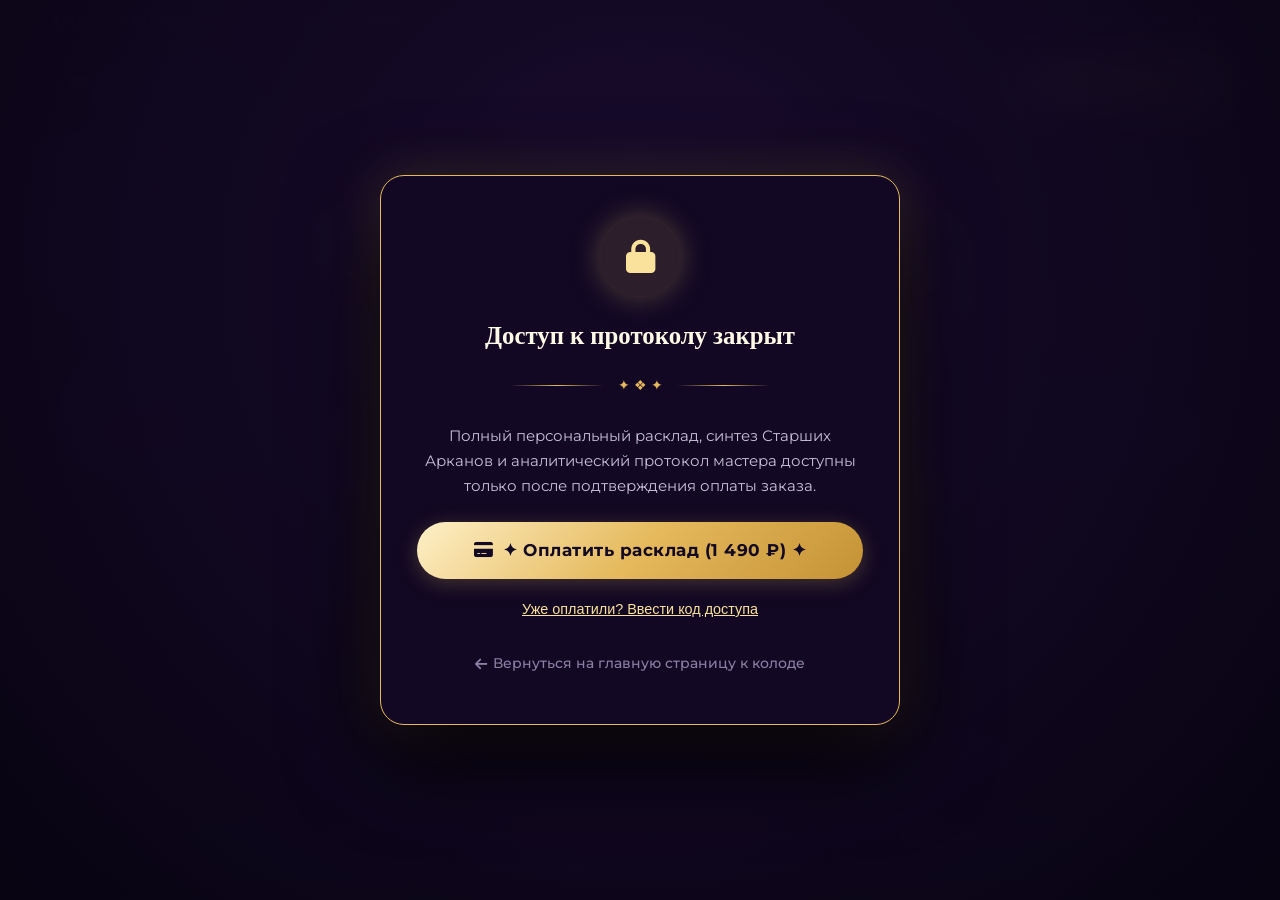
<file: reading.html>
<!DOCTYPE html>
<html lang="ru">
<head>
    <meta charset="UTF-8">
    <meta name="viewport" content="width=device-width, initial-scale=1.0">
    <title>АРКАНУМ — Персональный протокол Оракула Таро</title>
    <meta name="description" content="Страница персонального протокола Оракула Таро. Символический разбор Арканов, синтез ситуации и аналитический протокол.">

    <!-- Favicon (Сакральная золотая звезда Арканума) -->
    <link rel="icon" type="image/svg+xml" href="data:image/svg+xml,%3Csvg xmlns='http://www.w3.org/2000/svg' viewBox='0 0 100 100'%3E%3Ccircle cx='50' cy='50' r='48' fill='%230e071e' stroke='%23d4af37' stroke-width='4'/%3E%3Cpath d='M50 12 L59 38 L87 38 L64 54 L73 80 L50 64 L27 80 L36 54 L13 38 L41 38 Z' fill='%23f5d061'/%3E%3Ccircle cx='50' cy='50' r='8' fill='%230e071e' stroke='%23d4af37' stroke-width='2'/%3E%3C/svg%3E">

    <!-- Шрифты -->
    <link rel="preconnect" href="https://fonts.googleapis.com">
    <link rel="preconnect" href="https://fonts.gstatic.com" crossorigin>
    <link href="https://fonts.googleapis.com/css2?family=Cinzel:wght@600;700;800;900&family=Montserrat:wght@400;500;600;700&display=swap" rel="stylesheet">
    
    <!-- Управление кэшированием браузера -->
    <meta http-equiv="Cache-Control" content="no-cache, no-store, must-revalidate">
    <meta http-equiv="Pragma" content="no-cache">
    <meta http-equiv="Expires" content="0">

    <!-- Векторные иконки FontAwesome (без эмодзи) -->
    <link rel="stylesheet" href="https://cdnjs.cloudflare.com/ajax/libs/font-awesome/6.4.0/css/all.min.css">

    <!-- Стили сайта (с версионированием) -->
    <link rel="stylesheet" href="styles/main.css?v=2.5">
    <link rel="stylesheet" href="styles/reading.css?v=2.5">

    <style>
        /* Специфические стили для страницы готового расклада */
        .reading-hero {
            padding: 40px 0 30px;
            border-bottom: 1px solid rgba(229, 185, 92, 0.15);
            background: radial-gradient(circle at 50% 10%, rgba(35, 18, 70, 0.4) 0%, transparent 70%);
        }
        .order-meta-card {
            background: var(--bg-glass);
            border: 1px solid var(--border-subtle);
            border-radius: var(--radius-md);
            padding: 24px 28px;
            display: flex;
            align-items: center;
            justify-content: space-between;
            flex-wrap: wrap;
            gap: 20px;
            margin-top: 24px;
        }
        .meta-info-item {
            display: flex;
            flex-direction: column;
            gap: 4px;
        }
        .meta-info-label {
            font-size: 0.78rem;
            color: var(--text-muted);
            text-transform: uppercase;
            letter-spacing: 1px;
        }
        .meta-info-val {
            font-size: 1.05rem;
            font-weight: 600;
            color: var(--gold-100);
        }
        .status-badge-paid {
            display: inline-flex;
            align-items: center;
            gap: 8px;
            padding: 6px 16px;
            border-radius: var(--radius-full);
            background: rgba(16, 185, 129, 0.12);
            border: 1px solid rgba(16, 185, 129, 0.4);
            color: #34d399;
            font-size: 0.85rem;
            font-weight: 600;
        }

        /* 3D Алтарь Расклада на 3 карты */
        .spread-board-section {
            padding: 60px 0;
        }
        .spread-instruction {
            text-align: center;
            margin-bottom: 40px;
        }
        .spread-cards-grid {
            display: grid;
            grid-template-columns: repeat(3, 1fr);
            gap: 28px;
            max-width: 1060px;
            margin: 0 auto;
        }
        .spread-slot {
            display: flex;
            flex-direction: column;
            align-items: center;
            gap: 16px;
        }
        .slot-title-badge {
            padding: 6px 18px;
            border-radius: var(--radius-full);
            background: rgba(229, 185, 92, 0.08);
            border: 1px solid var(--border-subtle);
            color: var(--gold-300);
            font-size: 0.82rem;
            font-weight: 600;
            text-transform: uppercase;
            letter-spacing: 1px;
        }

        /* Интерактивная 3D карта расклада */
        .flip-card-container {
            width: 100%;
            max-width: 290px;
            height: 460px;
            perspective: 1200px;
            cursor: pointer;
        }
        .flip-card-inner {
            position: relative;
            width: 100%;
            height: 100%;
            text-align: center;
            transition: transform 0.9s cubic-bezier(0.16, 1, 0.3, 1);
            transform-style: preserve-3d;
            border-radius: var(--radius-md);
        }
        .flip-card-container.is-flipped .flip-card-inner {
            transform: rotateY(180deg);
        }

        .card-face {
            position: absolute;
            width: 100%;
            height: 100%;
            -webkit-backface-visibility: hidden;
            backface-visibility: hidden;
            border-radius: var(--radius-md);
            overflow: hidden;
            box-shadow: 0 15px 35px rgba(0, 0, 0, 0.6);
            border: 2px solid var(--gold-500);
        }

        /* Рубашка карты */
        .card-face-back {
            background: linear-gradient(135deg, #1c1038 0%, #0c051e 100%);
            display: flex;
            flex-direction: column;
            align-items: center;
            justify-content: center;
            padding: 24px;
            gap: 16px;
        }
        .card-back-pattern {
            width: 130px;
            height: 130px;
            border-radius: 50%;
            border: 2px solid rgba(229, 185, 92, 0.5);
            display: flex;
            align-items: center;
            justify-content: center;
            color: var(--gold-300);
            font-size: 3.2rem;
            background: radial-gradient(circle, rgba(229, 185, 92, 0.15) 0%, transparent 70%);
            animation: pulseSubtle 3s infinite ease-in-out;
        }
        @keyframes pulseSubtle {
            0%, 100% { transform: scale(1); border-color: rgba(229, 185, 92, 0.4); }
            50% { transform: scale(1.04); border-color: rgba(229, 185, 92, 0.8); }
        }
        .tap-prompt {
            font-size: 0.82rem;
            color: var(--gold-200);
            letter-spacing: 1px;
            text-transform: uppercase;
            font-weight: 600;
        }

        /* Лицевая сторона карты */
        .card-face-front {
            background: linear-gradient(135deg, #201344 0%, #0d0620 100%);
            transform: rotateY(180deg);
            display: flex;
            flex-direction: column;
            align-items: center;
            justify-content: space-between;
            padding: 26px 20px;
        }
        .front-roman {
            font-family: var(--font-heading);
            font-size: 1.4rem;
            color: var(--gold-300);
            font-weight: 700;
        }
        .front-art-box {
            width: 140px;
            height: 140px;
            border-radius: 50%;
            border: 1px solid rgba(229, 185, 92, 0.5);
            display: flex;
            align-items: center;
            justify-content: center;
            color: var(--gold-300);
            font-size: 3.5rem;
            background: radial-gradient(circle, rgba(229, 185, 92, 0.2) 0%, transparent 70%);
        }
        .front-name {
            font-family: var(--font-heading);
            font-size: 1.35rem;
            color: var(--gold-100);
            font-weight: 700;
        }
        .front-keyword {
            font-size: 0.82rem;
            color: var(--gold-300);
            font-weight: 500;
        }

        /* Защита страницы и экран блокировки (Paywall) */
        .blurred-content {
            filter: blur(16px) grayscale(30%);
            pointer-events: none !important;
            user-select: none !important;
            max-height: 85vh;
            overflow: hidden;
        }

        .reading-paywall-overlay {
            position: fixed;
            top: 0;
            left: 0;
            width: 100vw;
            height: 100vh;
            background: radial-gradient(circle at 50% 30%, rgba(26, 12, 48, 0.95) 0%, rgba(8, 4, 18, 0.98) 100%);
            z-index: 999999;
            display: flex;
            align-items: center;
            justify-content: center;
            padding: 20px;
            backdrop-filter: blur(25px);
            -webkit-backdrop-filter: blur(25px);
        }

        .reading-paywall-card {
            background: rgba(18, 9, 36, 0.96);
            border: 1.5px solid var(--gold-500);
            border-radius: var(--radius-lg);
            padding: 42px 36px;
            max-width: 520px;
            width: 100%;
            text-align: center;
            box-shadow: 0 30px 90px rgba(0, 0, 0, 0.95), 0 0 50px rgba(229, 185, 92, 0.2);
            animation: fadeInPaywall 0.4s ease-out;
        }

        @keyframes fadeInPaywall {
            from { opacity: 0; transform: scale(0.95); }
            to { opacity: 1; transform: scale(1); }
        }

        .paywall-lock-badge {
            width: 78px;
            height: 78px;
            margin: 0 auto 20px;
            border-radius: 50%;
            background: rgba(229, 185, 92, 0.12);
            border: 2px solid var(--gold-400);
            display: flex;
            align-items: center;
            justify-content: center;
            font-size: 2.1rem;
            color: var(--gold-300);
            box-shadow: 0 0 30px rgba(229, 185, 92, 0.35);
        }

        .paywall-title {
            font-family: var(--font-heading);
            color: var(--gold-100);
            font-size: 1.55rem;
            margin-bottom: 8px;
        }

        .paywall-desc {
            color: var(--text-secondary);
            font-size: 0.95rem;
            line-height: 1.65;
            margin-bottom: 24px;
        }

        /* Официальный протокол (вместо аудио) */
        .protocol-action-card {
            background: var(--bg-glass);
            border: 1.5px solid var(--border-gold);
            border-radius: var(--radius-md);
            padding: 24px 30px;
            display: flex;
            align-items: center;
            justify-content: space-between;
            flex-wrap: wrap;
            gap: 20px;
            box-shadow: 0 10px 30px rgba(0, 0, 0, 0.4);
            margin: 30px auto 50px;
            max-width: 900px;
        }

        .protocol-info-group h4 {
            color: var(--gold-100);
            font-size: 1.2rem;
            margin-bottom: 6px;
            font-family: var(--font-heading);
        }

        .protocol-info-group p {
            color: var(--text-muted);
            font-size: 0.9rem;
            margin: 0;
            line-height: 1.5;
        }

        @media print {
            .header, .top-legal-bar, .protocol-action-card, .footer, .reading-paywall-overlay, .reading-dialogue-section, .btn {
                display: none !important;
            }
            body {
                background: #fff !important;
                color: #111 !important;
            }
            .order-meta-card, .position-card, .synthesis-card, .card-face-front {
                border: 1px solid #ddd !important;
                color: #111 !important;
                background: #fff !important;
                box-shadow: none !important;
            }
        }

        /* Текстовая расшифровка позиций */
        .interpretations-section {
            max-width: 900px;
            margin: 0 auto 80px;
        }
        .position-card {
            background: var(--bg-glass);
            border: 1px solid var(--border-subtle);
            border-radius: var(--radius-md);
            padding: 32px;
            margin-bottom: 24px;
            transition: var(--transition-smooth);
        }
        .position-card:hover {
            border-color: var(--gold-500);
        }
        .position-card-header {
            display: flex;
            align-items: center;
            gap: 14px;
            margin-bottom: 16px;
        }
        .position-num-badge {
            width: 36px;
            height: 36px;
            border-radius: 50%;
            background: rgba(229, 185, 92, 0.12);
            border: 1px solid var(--gold-500);
            color: var(--gold-300);
            font-weight: 700;
            display: flex;
            align-items: center;
            justify-content: center;
            font-size: 0.95rem;
        }
        .position-title {
            font-family: var(--font-heading);
            font-size: 1.25rem;
            color: var(--gold-100);
        }
        .position-text {
            color: var(--text-secondary);
            font-size: 1rem;
            line-height: 1.75;
        }

        /* Блок резюме мастера */
        .master-summary-box {
            background: linear-gradient(135deg, rgba(30, 15, 60, 0.7) 0%, rgba(12, 6, 26, 0.7) 100%);
            border: 2px solid var(--gold-500);
            border-radius: var(--radius-lg);
            padding: 36px;
            margin-top: 36px;
            box-shadow: 0 15px 40px rgba(0, 0, 0, 0.5);
        }
        .summary-title {
            font-family: var(--font-heading);
            font-size: 1.35rem;
            color: var(--gold-200);
            margin-bottom: 14px;
            display: flex;
            align-items: center;
            gap: 10px;
        }

        /* Юридическая отметка об оказании услуги */
        .legal-receipt-row {
            background: rgba(8, 4, 18, 0.8);
            border: 1px solid rgba(229, 185, 92, 0.15);
            border-radius: var(--radius-sm);
            padding: 20px 24px;
            margin-top: 30px;
            display: flex;
            align-items: center;
            justify-content: space-between;
            font-size: 0.85rem;
            color: var(--text-muted);
            flex-wrap: wrap;
            gap: 14px;
        }

        @media (max-width: 900px) {
            .spread-cards-grid {
                grid-template-columns: 1fr;
                gap: 36px;
            }
            .flip-card-container {
                max-width: 280px;
            }
            .protocol-action-card {
                padding: 20px;
            }
            .interpretations-section {
                padding: 0 16px;
            }
        }
    </style>
</head>
<body>

    <!-- Верхний бар -->
    <div class="top-legal-bar">
        <div class="container top-legal-inner">
            <div class="moon-widget">
                <i class="fas fa-moon"></i> <span>АРКАНУМ ТАРО • Страница защищенного отчета</span>
            </div>
            <div style="display: flex; align-items: center; gap: 16px;">
                <span>Услуга оказана в соответствии со ст. 438 ГК РФ</span>
                <span class="legal-badge-18">18+</span>
            </div>
        </div>
    </div>

    <!-- Шапка страницы -->
    <header class="site-header">
        <div class="container header-inner">
            <a href="index.html" class="logo">
                <svg class="logo-icon-svg" viewBox="0 0 24 24" fill="none" stroke="currentColor" stroke-width="1.8">
                    <circle cx="12" cy="12" r="9"></circle>
                    <path d="M12 3v18"></path>
                    <path d="M3 12h18"></path>
                    <circle cx="12" cy="12" r="4" fill="currentColor"></circle>
                </svg>
                <div class="logo-text">АРКАНУМ<span>ТАРО</span></div>
            </a>

            <div class="header-actions">
                <a href="index.html" class="btn btn-glass btn-sm">
                    <i class="fas fa-arrow-left"></i> На главную
                </a>
                <button class="btn btn-gold btn-sm" onclick="window.print()">
                    <i class="fas fa-print"></i> Сохранить отчет
                </button>
            </div>
        </div>
    </header>

    <!-- Экран блокировки (Paywall) при отсутствии оплаты -->
    <div class="reading-paywall-overlay" id="reading-paywall-modal" style="display: none;">
        <div class="reading-paywall-card">
            <div class="paywall-lock-badge">
                <i class="fas fa-lock"></i>
            </div>
            <h2 class="paywall-title">Доступ к протоколу закрыт</h2>
            <div class="ornament-divider">✦ ❖ ✦</div>
            <p class="paywall-desc">
                Полный персональный расклад, синтез Старших Арканов и аналитический протокол мастера доступны только после подтверждения оплаты заказа.
            </p>
            <div class="paywall-action-box">
                <a href="https://app.lava.top/products/b34a1852-865b-40b5-b851-e5134d451aed" target="_blank" rel="noopener" class="btn btn-gold btn-lg" style="width: 100%; text-decoration: none; display: flex; align-items: center; justify-content: center; gap: 10px; margin-bottom: 16px; padding: 14px 20px; font-size: 1.05rem;">
                    <i class="fas fa-credit-card"></i> ✦ Оплатить расклад (1 490 ₽) ✦
                </a>
                
                <div style="margin-top: 14px;">
                    <button type="button" id="toggle-code-btn" style="background: none; border: none; color: var(--gold-300); cursor: pointer; font-size: 0.9rem; text-decoration: underline;">
                        Уже оплатили? Ввести код доступа
                    </button>
                </div>

                <div id="paywall-code-wrap" style="display: none; margin-top: 14px;">
                    <div style="display: flex; gap: 8px;">
                        <input type="text" id="manual-access-input" class="form-input" placeholder="Код доступа (например: arcanum_7f9b2)" style="text-align: center;">
                        <button type="button" class="btn btn-gold" id="apply-code-btn" style="padding: 0 20px;">ОК</button>
                    </div>
                    <div id="paywall-code-error" style="color: #f87171; font-size: 0.82rem; margin-top: 6px; display: none;">
                        Неверный код доступа. Проверьте квитанцию Lava.top.
                    </div>
                </div>
            </div>

            <div style="margin-top: 24px;">
                <a href="index.html" class="nav-link" style="font-size: 0.88rem; color: var(--text-muted);">
                    <i class="fas fa-arrow-left"></i> Вернуться на главную страницу к колоде
                </a>
            </div>
        </div>
    </div>

    <!-- Защищенное содержимое расклада -->
    <div id="reading-content-wrap">
        <!-- Верхний блок с реквизитами заказа -->
        <section class="reading-hero">
            <div class="container">
                <div style="text-align: center; max-width: 700px; margin: 0 auto;">
                    <span class="status-badge-paid">
                        <i class="fas fa-circle-check"></i> Заказ оплачен • Чек сформирован в системе «Мой Налог»
                    </span>
                    <h1 class="hero-title" style="font-size: 2.5rem; margin-top: 16px; margin-bottom: 10px;">
                        Ваш персональный <span class="gold-text">расклад готов</span>
                    </h1>
                    <p id="reading-hero-desc" style="color: var(--text-secondary); font-size: 1rem;">
                        Персональный протокол сгенерирован Оракулом АРКАНУМ. Нажмите на карты, чтобы открыть символику арканов и ознакомьтесь с подробным аналитическим протоколом ниже.
                    </p>
                </div>

            <div class="order-meta-card">
                <div class="meta-info-item">
                    <span class="meta-info-label">Номер консультации</span>
                    <span class="meta-info-val" id="order-num-val">№ Т-84291</span>
                </div>
                <div class="meta-info-item">
                    <span class="meta-info-label">Выбранный тариф</span>
                    <span class="meta-info-val" id="order-tariff-val">Анализ Отношений и Союза</span>
                </div>
                <div class="meta-info-item" id="order-anamnesis-item" style="display: none;">
                    <span class="meta-info-label">Анамнез ситуации</span>
                    <span class="meta-info-val" id="order-anamnesis-val" style="font-size: 0.92rem; color: var(--gold-300);"></span>
                </div>
                <div class="meta-info-item">
                    <span class="meta-info-label">Дата проведения</span>
                    <span class="meta-info-val" id="order-date-val">15 сентября 2026 г.</span>
                </div>
                <div class="meta-info-item">
                    <span class="meta-info-label">Статус</span>
                    <span class="meta-info-val" style="color: #34d399;">Оказана полностью (п. 4.1 Оферты)</span>
                </div>
            </div>
        </div>
    </section>

    <!-- Секция 3 карт расклада -->
    <section class="spread-board-section">
        <div class="container">
            <div class="spread-instruction">
                <div class="section-badge">Интерактивный алтарь</div>
                <h2 class="section-title">Карты вашего <span class="gold-text">расклада</span></h2>
                <div class="ornament-divider">✦ ❖ ✦</div>
                <p class="section-subtitle">
                    Нажмите поочередно на каждую карту, чтобы перевернуть ее и рассмотреть выпавшие Арканы
                </p>
            </div>

            <div class="spread-cards-grid">
                <!-- Карта 1: Прошлое / Исток ситуации -->
                <div class="spread-slot">
                    <span class="slot-title-badge" id="slot-badge-1">Позиция I: Исток ситуации</span>
                    <div class="flip-card-container is-flipped" id="card-slot-1" onclick="toggleCard(1)">
                        <div class="flip-card-inner">
                            <!-- Рубашка -->
                            <div class="card-face card-face-back">
                                <div class="card-back-pattern">
                                    <i class="fas fa-sun"></i>
                                </div>
                                <span class="tap-prompt">Нажмите, чтобы открыть</span>
                                <span style="font-size: 0.75rem; color: var(--gold-500);">АРКАНУМ ТАРО</span>
                            </div>
                            <!-- Лицевая сторона -->
                            <div class="card-face card-face-front">
                                <span class="front-roman" id="card-1-roman">VII</span>
                                <div class="front-art-box">
                                    <i class="fas fa-shield-halved" id="card-1-icon"></i>
                                </div>
                                <div>
                                    <div class="front-name" id="card-1-name">Колесница</div>
                                    <div class="front-keyword" id="card-1-keyword">Преодоление • Прорыв • Воля</div>
                                </div>
                                <span style="font-size: 0.75rem; color: var(--gold-300);">Карта открыта</span>
                            </div>
                        </div>
                    </div>
                </div>

                <!-- Карта 2: Настоящее / Скрытые факторы -->
                <div class="spread-slot">
                    <span class="slot-title-badge" id="slot-badge-2">Позиция II: Текущее состояние</span>
                    <div class="flip-card-container is-flipped" id="card-slot-2" onclick="toggleCard(2)">
                        <div class="flip-card-inner">
                            <!-- Рубашка -->
                            <div class="card-face card-face-back">
                                <div class="card-back-pattern">
                                    <i class="fas fa-moon"></i>
                                </div>
                                <span class="tap-prompt">Нажмите, чтобы открыть</span>
                                <span style="font-size: 0.75rem; color: var(--gold-500);">АРКАНУМ ТАРО</span>
                            </div>
                            <!-- Лицевая сторона -->
                            <div class="card-face card-face-front">
                                <span class="front-roman" id="card-2-roman">XI</span>
                                <div class="front-art-box">
                                    <i class="fas fa-scale-balanced" id="card-2-icon"></i>
                                </div>
                                <div>
                                    <div class="front-name" id="card-2-name">Справедливость</div>
                                    <div class="front-keyword" id="card-2-keyword">Баланс • Истина • Честность</div>
                                </div>
                                <span style="font-size: 0.75rem; color: var(--gold-300);">Карта открыта</span>
                            </div>
                        </div>
                    </div>
                </div>

                <!-- Карта 3: Будущее / Вектор и Совет -->
                <div class="spread-slot">
                    <span class="slot-title-badge" id="slot-badge-3">Позиция III: Вектор развития</span>
                    <div class="flip-card-container is-flipped" id="card-slot-3" onclick="toggleCard(3)">
                        <div class="flip-card-inner">
                            <!-- Рубашка -->
                            <div class="card-face card-face-back">
                                <div class="card-back-pattern">
                                    <i class="fas fa-star"></i>
                                </div>
                                <span class="tap-prompt">Нажмите, чтобы открыть</span>
                                <span style="font-size: 0.75rem; color: var(--gold-500);">АРКАНУМ ТАРО</span>
                            </div>
                            <!-- Лицевая сторона -->
                            <div class="card-face card-face-front">
                                <span class="front-roman" id="card-3-roman">XVII</span>
                                <div class="front-art-box">
                                    <i class="fas fa-star" id="card-3-icon"></i>
                                </div>
                                <div>
                                    <div class="front-name" id="card-3-name">Звезда</div>
                                    <div class="front-keyword" id="card-3-keyword">Надежда • Вдохновение • Свет</div>
                                </div>
                                <span style="font-size: 0.75rem; color: var(--gold-300);">Карта открыта</span>
                            </div>
                        </div>
                    </div>
                </div>
            </div>
        </div>
    </section>

    <!-- Официальный протокол и кнопка сохранения в PDF -->
    <section class="container">
        <div class="protocol-action-card">
            <div class="protocol-info-group">
                <h4><i class="fas fa-file-shield" style="color: var(--gold-400); margin-right: 8px;"></i> Официальный протокол Оракула</h4>
                <p>Синтез триады Арканов с аналитическим вердиктом Оракула АРКАНУМ. Вы можете распечатать или сохранить протокол в PDF.</p>
            </div>
            <button class="btn btn-gold" onclick="window.print()" style="padding: 12px 28px; white-space: nowrap;">
                <i class="fas fa-file-pdf"></i> Сохранить в PDF / Печать
            </button>
        </div>
    </section>

    <!-- Текстовый отчет по каждой позиции -->
    <section class="interpretations-section">
        <div class="position-card">
            <div class="position-card-header">
                <div class="position-num-badge">I</div>
                <div>
                    <h3 class="position-title" id="pos-title-1">Исток ситуации: Аркан VII «Колесница»</h3>
                    <span id="pos-sub-1" style="font-size: 0.85rem; color: var(--gold-300);">Фундамент и мотивы, приведшие к текущему положению</span>
                </div>
            </div>
            <p class="position-text" id="pos-text-1">
                В основе текущей ситуации лежит период высокой активности и стремления к контролю. Вы или ваш партнер приложили значительные усилия для удержания намеченного курса. Аркан «Колесница» свидетельствует о том, что события развивались стремительно, однако накопилась внутренняя усталость от необходимости постоянно балансировать между противоречивыми желаниями.
            </p>
        </div>

        <div class="position-card">
            <div class="position-card-header">
                <div class="position-num-badge">II</div>
                <div>
                    <h3 class="position-title" id="pos-title-2">Текущее положение: Аркан XI «Справедливость»</h3>
                    <span id="pos-sub-2" style="font-size: 0.85rem; color: var(--gold-300);">Скрытые факторы, объективная реальность и баланс</span>
                </div>
            </div>
            <p class="position-text" id="pos-text-2">
                Карта символизирует необходимость абсолютной честности — как перед собой, так и перед партнером. В данный момент ситуация требует снятия эмоциональных иллюзий. Каждый участник пожинает плоды своих недавних решений. Исход зависит не от слепых эмоций, а от способности открыто и спокойно обсудить границы, ожидания и взаимные обязательства.
            </p>
        </div>

        <div class="position-card">
            <div class="position-card-header">
                <div class="position-num-badge">III</div>
                <div>
                    <h3 class="position-title" id="pos-title-3">Вектор развития: Аркан XVII «Звезда»</h3>
                    <span id="pos-sub-3" style="font-size: 0.85rem; color: var(--gold-300);">Тенденция на ближайшие 3–6 месяцев и ключевой совет</span>
                </div>
            </div>
            <p class="position-text" id="pos-text-3">
                Исключительно благоприятный аркан завершения расклада. После периода напряженных выяснений наступает кристальная ясность и исцеление доверия. Ситуация имеет высокий потенциал для гармоничного сближения и обновления союза на качественно новом уровне взаимоуважения. Ваши искренние надежды получают реальную почву для воплощения.
            </p>
        </div>

        <!-- Итоговый совет мастера -->
        <div class="master-summary-box">
            <h4 class="summary-title">
                <i class="fas fa-eye"></i> Вердикт и практический совет Оракула АРКАНУМ
            </h4>
            <p id="master-summary-text" style="color: var(--text-primary); font-size: 1.05rem; line-height: 1.75; margin-bottom: 16px;">
                «Не форсируйте события силой: время борьбы за доминирование прошло. Позвольте честному диалогу восстановить равновесие. Главное предостережение арканов — не возвращаться к старым упрекам, а смотреть в общее светлое будущее с верой и открытым сердцем.»
            </p>
            <div style="display: flex; gap: 14px; flex-wrap: wrap; margin-top: 24px;">
                <a href="https://t.me/astral_tarot_master" target="_blank" class="btn btn-gold btn-sm">
                    <i class="fab fa-telegram-plane"></i> Задать вопрос куратору Оракула в Telegram
                </a>
                <button class="btn btn-glass btn-sm" onclick="window.print()">
                    <i class="fas fa-file-pdf"></i> Распечатать / Сохранить в PDF
                </button>
        </div>

        <!-- Блок истории диалога с Оракулом (если проводился в ритуале) -->
        <div id="reading-dialogue-block" style="display: none; margin-top: 36px; background: var(--bg-glass); border: 1px solid var(--border-subtle); border-radius: var(--radius-md); padding: 28px;">
            <h4 style="font-family: var(--font-heading); color: var(--gold-200); font-size: 1.2rem; margin-bottom: 16px; display: flex; align-items: center; gap: 10px;">
                <i class="fas fa-scroll"></i> Протокол ответов Оракула АРКАНУМ на ваши вопросы
            </h4>
            <div id="reading-dialogue-messages" style="display: flex; flex-direction: column; gap: 14px;"></div>
        </div>

        <!-- Юридическое закрытие услуги по закону РФ -->
        <div class="legal-receipt-row">
            <div>
                <strong>Исполнитель:</strong> Макаров Н., самозанятый (ИНН: 562202292930)
            </div>
            <div>
                Услуга считается оказанной в полном объеме согласно п. 4.1 Публичной оферты.
            </div>
            <div>
                Электронный чек сформирован в приложении «Мой налог» ФНС РФ по ст. 14 422-ФЗ.
            </div>
        </div>
    </section>

    <!-- Футер страницы -->
    <footer class="site-footer" style="padding: 40px 0 25px;">
        <div class="container" style="text-align: center;">
            <p style="color: var(--text-muted); font-size: 0.82rem; margin-bottom: 12px; line-height: 1.5;">
                Услуги носят исключительно информационно-развлекательный характер для целей саморефлексии. Не являются предсказанием будущего в буквальном смысле, гарантией событий, медицинской, психиатрической или финансовой помощью.
            </p>
            <div style="margin-bottom: 14px; font-size: 0.85rem; display: flex; justify-content: center; gap: 20px; flex-wrap: wrap;">
                <a href="offer.html" target="_blank" style="color: var(--gold-300); text-decoration: none;">Публичная оферта</a>
                <a href="privacy.html" target="_blank" style="color: var(--gold-300); text-decoration: none;">Политика конфиденциальности (152-ФЗ)</a>
                <a href="index.html" style="color: var(--text-secondary); text-decoration: none;">Главная страница</a>
            </div>
            <p style="color: var(--text-muted); font-size: 0.8rem;">
                © 2026 АРКАНУМ ТАРО. Все права защищены. 18+
            </p>
        </div>
    </footer>
    </div> <!-- /#reading-content-wrap -->

    <!-- Криптографическая защита и роутер токенов Lava.top -->
    <script src="scripts/access-guard.js?v=2.6"></script>
    <script>
        // СИСТЕМА КОНТРОЛЯ ДОСТУПА К ОПЛАЧЕННОМУ ПРОТОКОЛУ (PAYWALL)
        (function initPaywall() {
            // Если передан зашифрованный токен или тариф - перенаправляем на целевую страницу
            if (window.ArcanumGuard && ArcanumGuard.handleRouter()) {
                return;
            }

            const VALID_KEYS = ['arcanum_7f9b2', 'arcanum_pass_2026', 'paid_access', 'ARCANUM2026'];
            const urlParams = new URLSearchParams(window.location.search);
            const passedCandidate = (urlParams.get('auth') || urlParams.get('token') || urlParams.get('access') || urlParams.get('key') || '').trim();
            const isDemo = urlParams.get('demo') === 'sample' || urlParams.get('from') === 'sample';
            const storedAccess = localStorage.getItem('arcanum_paid_access');

            const contentWrap = document.getElementById('reading-content-wrap');
            const paywallEl = document.getElementById('reading-paywall-modal');
            const toggleCodeBtn = document.getElementById('toggle-code-btn');
            const codeWrap = document.getElementById('paywall-code-wrap');
            const codeInput = document.getElementById('manual-access-input');
            const applyCodeBtn = document.getElementById('apply-code-btn');
            const codeError = document.getElementById('paywall-code-error');

            function unlockReading() {
                if (contentWrap) contentWrap.classList.remove('blurred-content');
                if (paywallEl) {
                    paywallEl.style.opacity = '0';
                    paywallEl.style.transition = 'opacity 0.4s ease';
                    setTimeout(() => { paywallEl.style.display = 'none'; }, 400);
                }
            }

            function lockReading() {
                if (contentWrap) contentWrap.classList.add('blurred-content');
                if (paywallEl) paywallEl.style.display = 'flex';
            }

            // Если передан валидный ключ в URL или доступ уже был активирован ранее
            if (storedAccess === 'granted' || VALID_KEYS.includes(passedCandidate)) {
                if (VALID_KEYS.includes(passedCandidate)) {
                    localStorage.setItem('arcanum_paid_access', 'granted');
                    if (window.ArcanumGuard) ArcanumGuard.sanitizeAddressBar();
                }
                unlockReading();
            } else {
                lockReading();
            }

            // Обработка ручного ввода кода
            if (toggleCodeBtn && codeWrap) {
                toggleCodeBtn.addEventListener('click', () => {
                    const isHidden = codeWrap.style.display === 'none';
                    codeWrap.style.display = isHidden ? 'block' : 'none';
                    if (isHidden && codeInput) codeInput.focus();
                });
            }

            if (applyCodeBtn && codeInput) {
                applyCodeBtn.addEventListener('click', () => {
                    const code = codeInput.value.trim();
                    if (VALID_KEYS.includes(code)) {
                        localStorage.setItem('arcanum_paid_access', 'granted');
                        if (codeError) codeError.style.display = 'none';
                        unlockReading();
                    } else {
                        if (codeError) codeError.style.display = 'block';
                        codeInput.classList.add('input-field-error');
                    }
                });

                codeInput.addEventListener('keypress', (e) => {
                    if (e.key === 'Enter') {
                        e.preventDefault();
                        applyCodeBtn.click();
                    }
                });
            }
        })();

        // Интерактивное переворачивание карт
        function toggleCard(num) {
            const el = document.getElementById('card-slot-' + num);
            if (el) {
                el.classList.toggle('is-flipped');
            }
        }

        // Иконки для арканов
        function getIconForCard(artType) {
            switch (artType) {
                case 'world': return 'fas fa-earth-americas';
                case 'sun': return 'fas fa-sun';
                case 'star': return 'fas fa-star';
                case 'chariot': return 'fas fa-shield-halved';
                case 'justice': return 'fas fa-scale-balanced';
                case 'lovers': return 'fas fa-heart';
                case 'priestess': return 'fas fa-moon';
                case 'magician': return 'fas fa-wand-magic-sparkles';
                case 'emperor': return 'fas fa-crown';
                case 'empress': return 'fas fa-gem';
                case 'death': return 'fas fa-infinity';
                case 'hermit': return 'fas fa-lantern';
                case 'wheel': return 'fas fa-dharmachakra';
                case 'hanged': return 'fas fa-water';
                case 'temperance': return 'fas fa-hourglass-half';
                case 'devil': return 'fas fa-fire';
                case 'tower': return 'fas fa-bolt';
                case 'moon': return 'fas fa-moon';
                case 'judgment': return 'fas fa-bell';
                case 'fool': return 'fas fa-feather';
                default: return 'fas fa-eye';
            }
        }

        // Заполнение данных из sessionStorage (если ритуал пройден на сайте)
        document.addEventListener('DOMContentLoaded', () => {
            const params = new URLSearchParams(window.location.search);
            const tariff = params.get('tariff');
            if (tariff) {
                const el = document.getElementById('order-tariff-val');
                if (el) el.textContent = decodeURIComponent(tariff);
            }

            try {
                const profileRaw = sessionStorage.getItem('arcanum_user_profile');
                const cardsRaw = sessionStorage.getItem('arcanum_chosen_cards');

                if (profileRaw && cardsRaw) {
                    const profile = JSON.parse(profileRaw);
                    const cards = JSON.parse(cardsRaw);

                    // 1. Профиль и метаданные
                    if (profile.name) {
                        const heroDesc = document.getElementById('reading-hero-desc');
                        if (heroDesc) {
                            heroDesc.innerHTML = `Персональный протокол сгенерирован Оракулом АРКАНУМ для <strong>${profile.name}</strong>. Сфера запроса: <strong>${profile.sphereTitle || 'Персональный разбор'}</strong>. Ознакомьтесь с подробным аналитическим толкованием выпавших Арканов ниже.`;
                        }
                    }

                    if (profile.sphereTitle) {
                        const tariffEl = document.getElementById('order-tariff-val');
                        if (tariffEl) tariffEl.textContent = `Разбор: ${profile.sphereTitle}`;
                    }

                    // Анамнез
                    if (profile.mainFear || profile.duration) {
                        const anamnesisItem = document.getElementById('order-anamnesis-item');
                        const anamnesisVal = document.getElementById('order-anamnesis-val');
                        if (anamnesisItem && anamnesisVal) {
                            anamnesisItem.style.display = 'flex';
                            anamnesisVal.textContent = `${profile.duration || 'Не указано'} • Фокус: ${profile.userFocus || profile.mainFear || 'Общий анализ'}`;
                        }
                    }

                    // 2. Карты и толкования
                    cards.forEach((c, idx) => {
                        const i = idx + 1;
                        const titleEl = document.getElementById(`pos-title-${i}`);
                        const textEl = document.getElementById(`pos-text-${i}`);
                        if (titleEl && c.name) {
                            titleEl.textContent = `${c.position || 'Позиция ' + i}: Аркан ${c.roman} «${c.name}»`;
                        }
                        if (textEl && c.meaning) {
                            textEl.innerHTML = `${c.meaning} <strong>Ключевой совет:</strong> ${c.advice || 'Сохраняйте осознанность.'}`;
                        }
                    });

                    // 3. История диалога с Оракулом (если пользователь задавал вопросы)
                    const chatRaw = sessionStorage.getItem('arcanum_chat_history');
                    if (chatRaw) {
                        const chatHistory = JSON.parse(chatRaw);
                        const dialogueBlock = document.getElementById('reading-dialogue-block');
                        const dialogueMsgs = document.getElementById('reading-dialogue-messages');

                        if (dialogueBlock && dialogueMsgs && chatHistory.length > 0) {
                            dialogueBlock.style.display = 'block';
                            dialogueMsgs.innerHTML = '';
                            chatHistory.forEach(item => {
                                const el = document.createElement('div');
                                el.style.padding = '14px 18px';
                                el.style.borderRadius = '12px';
                                el.style.lineHeight = '1.6';
                                el.style.fontSize = '0.92rem';

                                if (item.role === 'master' || item.role === 'oracle') {
                                    el.style.background = 'rgba(26, 14, 52, 0.85)';
                                    el.style.border = '1px solid rgba(229, 185, 92, 0.3)';
                                    el.style.color = 'var(--text-primary)';
                                    el.innerHTML = `<strong><i class="fas fa-eye" style="color: var(--gold-300);"></i> Оракул АРКАНУМ:</strong> ${item.text}`;
                                } else {
                                    el.style.background = 'rgba(76, 29, 149, 0.6)';
                                    el.style.border = '1px solid rgba(216, 180, 254, 0.3)';
                                    el.style.color = '#fff';
                                    el.innerHTML = `<strong>Вы спросили:</strong> ${item.text}`;
                                }
                                dialogueMsgs.appendChild(el);
                            });
                        }
                    }
                }
            } catch (e) {
                console.warn('Session loading error:', e);
            }
        });
    </script>
</body>
</html>
</file>
<file: styles/main.css>
/* ==========================================================================
   АРКАНУМ — МАСТЕРСКАЯ ОСОЗНАННОГО ТАРО
   Высокопроизводительный стиль: плавные 60 FPS, отсутствие лагов, люксовая эстетика
   ========================================================================== */

:root {
    --bg-dark: #07040f;
    --bg-surface: #0f0822;
    --bg-surface-elevated: #180d35;
    --bg-glass: rgba(18, 10, 38, 0.72);
    --bg-glass-hover: rgba(30, 16, 60, 0.85);

    --gold-100: #fff9e6;
    --gold-200: #fef0c7;
    --gold-300: #fae19c;
    --gold-500: #e5b95c;
    --gold-600: #c99834;
    --gold-700: #9e731b;
    --gold-glow: rgba(229, 185, 92, 0.25);

    --purple-300: #d8b4fe;
    --purple-500: #a855f7;

    --text-primary: #fcfbfe;
    --text-secondary: #c8c0da;
    --text-muted: #8b80a4;

    --border-subtle: rgba(229, 185, 92, 0.16);
    --border-active: rgba(229, 185, 92, 0.5);

    --font-heading: 'Cinzel', Georgia, serif;
    --font-body: 'Montserrat', -apple-system, BlinkMacSystemFont, 'Segoe UI', Roboto, sans-serif;

    --radius-sm: 8px;
    --radius-md: 16px;
    --radius-lg: 24px;
    --radius-full: 9999px;

    --transition-smooth: all 0.3s cubic-bezier(0.16, 1, 0.3, 1);
}

/* Сброс */
*, *::before, *::after {
    box-sizing: border-box;
    margin: 0;
    padding: 0;
}

html {
    scroll-behavior: smooth;
    font-size: 16px;
    width: 100%;
    max-width: 100%;
    overflow-x: hidden;
}

body {
    background-color: var(--bg-dark);
    color: var(--text-primary);
    font-family: var(--font-body);
    line-height: 1.7;
    width: 100%;
    max-width: 100%;
    overflow-x: hidden;
    position: relative;
    background-image: 
        radial-gradient(circle at 15% 15%, rgba(107, 33, 168, 0.14) 0%, transparent 45%),
        radial-gradient(circle at 85% 40%, rgba(229, 185, 92, 0.1) 0%, transparent 40%),
        radial-gradient(circle at 50% 80%, rgba(67, 56, 202, 0.12) 0%, transparent 50%);
    background-attachment: fixed;
}

/* Прогресс-бар скролла на чистом GPU */
.scroll-progress-bar {
    position: fixed;
    top: 0;
    left: 0;
    height: 3px;
    background: linear-gradient(90deg, #a855f7, #e5b95c, #fae19c);
    z-index: 9999;
    will-change: width;
}

/* Скроллбар */
::-webkit-scrollbar {
    width: 8px;
}
::-webkit-scrollbar-track {
    background: var(--bg-dark);
}
::-webkit-scrollbar-thumb {
    background: #241444;
    border-radius: 4px;
    border: 1px solid var(--border-subtle);
}
::-webkit-scrollbar-thumb:hover {
    background: var(--gold-500);
}

.container {
    width: 100%;
    max-width: 1220px;
    margin: 0 auto;
    padding: 0 24px;
    position: relative;
    z-index: 2;
}

/* Золотой текст */
.gold-text {
    background: linear-gradient(135deg, var(--gold-100) 0%, var(--gold-300) 40%, var(--gold-500) 80%, var(--gold-700) 100%);
    -webkit-background-clip: text;
    -webkit-text-fill-color: transparent;
    display: inline-block;
}

/* Орнаментальный разделитель */
.ornament-divider {
    display: flex;
    align-items: center;
    justify-content: center;
    gap: 14px;
    margin: 16px auto 26px;
    color: var(--gold-500);
    font-size: 0.85rem;
    max-width: 260px;
}
.ornament-divider::before, .ornament-divider::after {
    content: '';
    flex: 1;
    height: 1px;
    background: linear-gradient(90deg, transparent, var(--gold-500), transparent);
}

/* Кнопки */
.btn {
    display: inline-flex;
    align-items: center;
    justify-content: center;
    gap: 10px;
    padding: 15px 32px;
    border-radius: var(--radius-full);
    font-family: var(--font-body);
    font-size: 0.95rem;
    font-weight: 600;
    letter-spacing: 0.5px;
    text-decoration: none;
    cursor: pointer;
    transition: var(--transition-smooth);
    border: none;
    outline: none;
    position: relative;
    overflow: hidden;
}

.btn-gold {
    background: linear-gradient(135deg, var(--gold-200) 0%, var(--gold-500) 50%, #c49234 100%);
    color: #120924;
    box-shadow: 0 4px 20px var(--gold-glow);
    font-weight: 700;
}
.btn-gold:hover {
    transform: translateY(-2px);
    box-shadow: 0 8px 30px rgba(229, 185, 92, 0.45);
}

.btn-glass {
    background: var(--bg-glass);
    color: var(--text-primary);
    border: 1px solid var(--border-subtle);
    backdrop-filter: blur(12px);
}
.btn-glass:hover {
    background: var(--bg-glass-hover);
    border-color: var(--gold-500);
    color: var(--gold-300);
    transform: translateY(-2px);
}

.btn-sm {
    padding: 10px 22px;
    font-size: 0.85rem;
}

/* ==========================================================================
   ОПТИМИЗИРОВАННЫЙ SCROLL REVEAL (БЕЗ ТЯЖЕЛОГО BLUR!)
   ========================================================================== */
.reveal-prep {
    opacity: 0;
    transform: translateY(35px);
    transition: opacity 0.6s cubic-bezier(0.16, 1, 0.3, 1),
                transform 0.6s cubic-bezier(0.16, 1, 0.3, 1);
    will-change: opacity, transform;
}

.reveal-prep.revealed {
    opacity: 1;
    transform: translateY(0);
}

/* Заголовки секций */
.section-header {
    text-align: center;
    max-width: 740px;
    margin: 0 auto 55px;
}
.section-badge {
    display: inline-flex;
    align-items: center;
    gap: 8px;
    padding: 6px 18px;
    border-radius: var(--radius-full);
    background: rgba(229, 185, 92, 0.08);
    border: 1px solid var(--border-subtle);
    color: var(--gold-300);
    font-size: 0.78rem;
    text-transform: uppercase;
    letter-spacing: 2px;
    margin-bottom: 16px;
}
.section-title {
    font-family: var(--font-heading);
    font-size: 2.5rem;
    font-weight: 700;
    letter-spacing: 1px;
    line-height: 1.25;
    margin-bottom: 14px;
}
.section-subtitle {
    color: var(--text-secondary);
    font-size: 1.05rem;
    line-height: 1.65;
}

/* ==========================================================================
   ВЕРХНИЙ ИНФОРМАЦИОННЫЙ БАР (ЛУНА & ЗАКОН РФ 18+)
   ========================================================================== */
.top-legal-bar {
    background: #04020a;
    border-bottom: 1px solid rgba(229, 185, 92, 0.12);
    padding: 8px 0;
    font-size: 0.8rem;
    color: var(--text-muted);
}
.top-legal-inner {
    display: flex;
    align-items: center;
    justify-content: space-between;
    flex-wrap: wrap;
    gap: 10px;
}
.moon-widget {
    color: var(--gold-300);
}
.legal-badge-18 {
    display: inline-flex;
    align-items: center;
    gap: 6px;
    padding: 2px 8px;
    border-radius: 4px;
    border: 1px solid rgba(229, 185, 92, 0.3);
    color: var(--gold-300);
    font-weight: 700;
    font-size: 0.75rem;
}

.site-header {
    position: sticky;
    top: 0;
    left: 0;
    right: 0;
    z-index: 100;
    background: rgba(7, 4, 15, 0.85);
    backdrop-filter: blur(16px);
    border-bottom: 1px solid rgba(229, 185, 92, 0.12);
}

.header-inner {
    display: flex;
    align-items: center;
    justify-content: space-between;
    height: 75px;
}

.logo {
    display: inline-flex;
    align-items: center;
    gap: 14px;
    text-decoration: none;
    flex-shrink: 0;
}
.logo-icon-svg {
    width: 32px;
    height: 32px;
    color: var(--gold-500);
    flex-shrink: 0;
}
.logo-text {
    font-family: var(--font-heading);
    font-size: 1.35rem;
    font-weight: 800;
    letter-spacing: 4px;
    color: var(--text-primary);
    white-space: nowrap;
    display: inline-flex;
    align-items: center;
    gap: 10px;
}
.logo-text span {
    color: var(--gold-500);
    letter-spacing: 4px;
}

.nav-container {
    display: flex;
    align-items: center;
}

.nav-menu {
    display: flex;
    align-items: center;
    gap: clamp(10px, 1.4vw, 24px);
    list-style: none;
    margin: 0;
    padding: 0;
}

.nav-link {
    color: var(--text-secondary);
    text-decoration: none;
    font-size: 0.88rem;
    font-weight: 500;
    white-space: nowrap;
    transition: var(--transition-smooth);
    padding: 6px 4px;
    display: inline-flex;
    align-items: center;
    gap: 6px;
}
.nav-link:hover {
    color: var(--gold-200);
}
.nav-link-sample {
    color: var(--gold-400);
    font-weight: 600;
    border-bottom: 1px dashed rgba(229, 185, 92, 0.4);
    padding-bottom: 3px;
}
.nav-link-sample:hover {
    color: var(--gold-100);
    border-color: var(--gold-300);
}

.header-actions {
    display: flex;
    align-items: center;
    gap: 14px;
    flex-shrink: 0;
}

.mobile-toggle {
    display: none;
    background: none;
    border: none;
    color: var(--text-primary);
    font-size: 1.5rem;
    cursor: pointer;
}

/* ==========================================================================
   ГЛАВНЫЙ ЭКРАН (HERO)
   ========================================================================== */
.hero-section {
    padding: 60px 0 80px;
    min-height: 85vh;
    display: flex;
    align-items: center;
    position: relative;
}

.hero-grid {
    display: grid;
    grid-template-columns: 1.1fr 0.9fr;
    gap: 40px;
    align-items: center;
}

.hero-content {
    max-width: 620px;
}

.hero-badge {
    display: inline-flex;
    align-items: center;
    gap: 8px;
    padding: 7px 18px;
    border-radius: var(--radius-full);
    background: rgba(229, 185, 92, 0.08);
    border: 1px solid var(--border-subtle);
    color: var(--gold-300);
    font-size: 0.82rem;
    margin-bottom: 22px;
}
.hero-badge-pulse {
    width: 8px;
    height: 8px;
    background: #10b981;
    border-radius: 50%;
    box-shadow: 0 0 10px #10b981;
}

.hero-title {
    font-family: var(--font-heading);
    font-size: 3.3rem;
    line-height: 1.18;
    font-weight: 800;
    margin-bottom: 22px;
    letter-spacing: 0.5px;
}

.hero-description {
    color: var(--text-secondary);
    font-size: 1.12rem;
    line-height: 1.7;
    margin-bottom: 35px;
}

.hero-ctas {
    display: flex;
    align-items: center;
    gap: 16px;
    flex-wrap: wrap;
    margin-bottom: 38px;
}

.hero-trust-row {
    display: flex;
    align-items: center;
    gap: 28px;
    padding-top: 24px;
    border-top: 1px solid rgba(229, 185, 92, 0.12);
}

.trust-item {
    display: flex;
    align-items: center;
    gap: 10px;
    color: var(--text-secondary);
    font-size: 0.85rem;
}
.trust-item i {
    color: var(--gold-500);
    font-size: 1.1rem;
}

/* 3D Окружение колоды карт */
.hero-3d-wrapper {
    display: flex;
    flex-direction: column;
    align-items: center;
    gap: 16px;
    width: 100%;
    max-width: 100%;
    overflow: hidden;
}

.hero-3d-box {
    position: relative;
    width: 100%;
    max-width: 100%;
    height: 520px;
    border-radius: var(--radius-lg);
    background: radial-gradient(circle at center, rgba(35, 18, 70, 0.5) 0%, rgba(8, 4, 18, 0.2) 80%, transparent 100%);
    border: 1px solid rgba(229, 185, 92, 0.2);
    box-shadow: 0 20px 50px rgba(0, 0, 0, 0.5);
    overflow: hidden;
    contain: paint;
    display: flex;
    flex-direction: column;
    align-items: center;
    justify-content: center;
}

.canvas-container {
    width: 100%;
    height: 100%;
    max-width: 100%;
    cursor: pointer;
    position: relative;
    overflow: hidden;
}

.canvas-container canvas {
    width: 100% !important;
    height: 100% !important;
    max-width: 100% !important;
    display: block;
}

/* Элегантная подсказка под колодой (не перекрывает карту!) */
.hero-card-callout {
    display: inline-flex;
    align-items: center;
    justify-content: center;
    gap: 10px;
    padding: 10px 20px;
    border-radius: var(--radius-full);
    background: rgba(18, 9, 36, 0.9);
    border: 1px solid rgba(229, 185, 92, 0.35);
    color: var(--gold-200);
    font-size: 0.86rem;
    font-weight: 600;
    letter-spacing: 0.5px;
    cursor: pointer;
    box-shadow: 0 6px 20px rgba(0, 0, 0, 0.4);
    max-width: 92%;
    text-align: center;
    box-sizing: border-box;
    white-space: normal;
    line-height: 1.35;
    word-break: normal;
    transition: var(--transition-smooth);
}
.hero-card-callout:hover {
    transform: translateY(-2px);
    border-color: var(--gold-500);
    color: var(--gold-100);
    box-shadow: 0 8px 25px rgba(229, 185, 92, 0.35);
}
.hero-card-callout i {
    color: var(--gold-500);
    font-size: 1rem;
    animation: handTilt 2s infinite ease-in-out;
}

@keyframes handTilt {
    0%, 100% { transform: rotate(0deg); }
    50% { transform: rotate(-15deg); }
}

/* ==========================================================================
   ИНТЕРАКТИВНАЯ КАРТА ДНЯ (DAILY CARD)
   ========================================================================== */
.daily-section {
    padding: 95px 0;
    position: relative;
}

.daily-card-widget {
    background: var(--bg-glass);
    backdrop-filter: blur(16px);
    border: 1px solid var(--border-subtle);
    border-radius: var(--radius-lg);
    padding: 48px;
    display: grid;
    grid-template-columns: 0.85fr 1.15fr;
    gap: 48px;
    align-items: center;
    box-shadow: 0 20px 50px rgba(0, 0, 0, 0.5);
}

.daily-card-visual {
    display: flex;
    flex-direction: column;
    align-items: center;
    justify-content: center;
    gap: 22px;
}

.card-frame {
    width: 260px;
    height: 420px;
    border-radius: var(--radius-md);
    background: linear-gradient(135deg, #1c1038 0%, #0c061d 100%);
    border: 2px solid var(--gold-500);
    box-shadow: 0 18px 40px rgba(0, 0, 0, 0.7), 0 0 25px var(--gold-glow);
    display: flex;
    flex-direction: column;
    align-items: center;
    justify-content: space-between;
    padding: 26px 20px;
    text-align: center;
    position: relative;
    transition: var(--transition-smooth);
}

.card-frame-roman {
    font-family: var(--font-heading);
    font-size: 1.5rem;
    color: var(--gold-300);
    font-weight: 700;
}

.card-frame-symbol-box {
    width: 120px;
    height: 120px;
    border-radius: 50%;
    border: 1px solid rgba(229, 185, 92, 0.4);
    display: flex;
    align-items: center;
    justify-content: center;
    color: var(--gold-300);
    font-size: 2.8rem;
    background: radial-gradient(circle, rgba(229, 185, 92, 0.15) 0%, transparent 70%);
}

.card-frame-title {
    font-family: var(--font-heading);
    font-size: 1.3rem;
    color: var(--gold-100);
    font-weight: 700;
}

.daily-info-content {
    display: flex;
    flex-direction: column;
    gap: 20px;
}

.card-keywords {
    display: flex;
    flex-wrap: wrap;
    gap: 8px;
}

.keyword-tag {
    padding: 4px 12px;
    border-radius: var(--radius-full);
    background: rgba(168, 85, 247, 0.16);
    border: 1px solid rgba(168, 85, 247, 0.35);
    color: var(--purple-300);
    font-size: 0.8rem;
    font-weight: 600;
}

.daily-meaning {
    font-size: 1.05rem;
    color: var(--text-primary);
    line-height: 1.7;
}

.daily-boxes-grid {
    display: grid;
    grid-template-columns: 1fr 1fr;
    gap: 16px;
}

.daily-mini-box {
    background: rgba(12, 6, 26, 0.65);
    border: 1px solid var(--border-subtle);
    border-radius: var(--radius-sm);
    padding: 16px;
}
.daily-mini-box h5 {
    display: flex;
    align-items: center;
    gap: 8px;
    color: var(--gold-300);
    font-size: 0.85rem;
    text-transform: uppercase;
    letter-spacing: 1px;
    margin-bottom: 6px;
}
.daily-mini-box p {
    font-size: 0.88rem;
    color: var(--text-secondary);
    line-height: 1.5;
}

.daily-affirmation {
    background: linear-gradient(135deg, rgba(229, 185, 92, 0.1) 0%, rgba(168, 85, 247, 0.1) 100%);
    border-left: 3px solid var(--gold-500);
    padding: 14px 20px;
    border-radius: 0 var(--radius-sm) var(--radius-sm) 0;
    font-style: italic;
    color: var(--gold-100);
    font-size: 0.96rem;
}

/* ==========================================================================
   КАТАЛОГ УСЛУГ И ЦЕНЫ
   ========================================================================== */
.services-section {
    padding: 95px 0;
}

.services-grid {
    display: grid;
    grid-template-columns: repeat(3, 1fr);
    gap: 28px;
    align-items: stretch;
}

.service-card {
    background: linear-gradient(180deg, rgba(28, 15, 48, 0.72) 0%, rgba(13, 7, 26, 0.88) 100%);
    backdrop-filter: blur(16px);
    -webkit-backdrop-filter: blur(16px);
    border: 1px solid rgba(229, 185, 92, 0.2);
    border-radius: 22px;
    padding: 38px 28px;
    display: flex;
    flex-direction: column;
    position: relative;
    transition: transform 0.35s cubic-bezier(0.16, 1, 0.3, 1), border-color 0.3s ease, box-shadow 0.3s ease;
    box-shadow: 0 16px 40px rgba(0, 0, 0, 0.45);
}

.service-card:hover {
    transform: translateY(-6px);
    border-color: rgba(229, 185, 92, 0.6);
    box-shadow: 0 24px 50px rgba(0, 0, 0, 0.65), 0 0 25px rgba(229, 185, 92, 0.2);
}

.service-card.popular {
    border-color: rgba(229, 185, 92, 0.55);
    background: linear-gradient(180deg, rgba(46, 22, 84, 0.85) 0%, rgba(18, 8, 36, 0.95) 100%);
    box-shadow: 0 20px 45px rgba(0, 0, 0, 0.6), 0 0 30px rgba(229, 185, 92, 0.15);
}

.service-card.popular:hover {
    border-color: var(--gold-300);
    box-shadow: 0 26px 55px rgba(0, 0, 0, 0.7), 0 0 35px rgba(229, 185, 92, 0.3);
}

.popular-badge {
    position: absolute;
    top: -14px;
    left: 50%;
    transform: translateX(-50%);
    background: linear-gradient(135deg, #f7df94 0%, #d4a742 50%, #b88622 100%);
    color: #0e071e;
    font-size: 0.74rem;
    font-weight: 800;
    letter-spacing: 1.5px;
    text-transform: uppercase;
    padding: 6px 20px;
    border-radius: 20px;
    box-shadow: 0 4px 16px rgba(212, 167, 66, 0.4);
    white-space: nowrap;
}

.service-icon-wrap {
    width: 56px;
    height: 56px;
    border-radius: 16px;
    border: 1px solid rgba(229, 185, 92, 0.25);
    display: flex;
    align-items: center;
    justify-content: center;
    font-size: 1.45rem;
    color: var(--gold-300);
    background: radial-gradient(circle, rgba(229, 185, 92, 0.16) 0%, rgba(229, 185, 92, 0.02) 100%);
    margin-bottom: 22px;
    box-shadow: 0 4px 14px rgba(0, 0, 0, 0.25);
    transition: transform 0.3s ease;
}

.service-card:hover .service-icon-wrap {
    transform: scale(1.08) rotate(4deg);
    border-color: var(--gold-300);
    color: #ffffff;
}

.service-title {
    font-family: var(--font-heading);
    font-size: 1.35rem;
    line-height: 1.3;
    margin-bottom: 12px;
    color: #ffffff;
    min-height: 40px;
}

.service-desc {
    color: var(--text-secondary);
    font-size: 0.9rem;
    line-height: 1.55;
    margin-bottom: 22px;
    min-height: 58px;
}

.service-features {
    list-style: none;
    display: flex;
    flex-direction: column;
    gap: 12px;
    margin-bottom: 26px;
    padding: 0;
}

.service-feature-item {
    display: flex;
    align-items: flex-start;
    gap: 10px;
    font-size: 0.88rem;
    color: rgba(240, 235, 248, 0.9);
    line-height: 1.45;
}

.service-feature-item i {
    color: var(--gold-400);
    margin-top: 3px;
    font-size: 0.82rem;
    flex-shrink: 0;
}

.tariff-card-luxury {
    background: 
        radial-gradient(ellipse at 50% 0%, rgba(229, 185, 92, 0.14) 0%, transparent 60%),
        linear-gradient(180deg, rgba(32, 17, 56, 0.78) 0%, rgba(13, 7, 26, 0.94) 100%) !important;
    border: 1px solid rgba(229, 185, 92, 0.32) !important;
    box-shadow: 0 20px 45px rgba(0, 0, 0, 0.55), inset 0 1px 0 rgba(255, 235, 170, 0.2) !important;
}

.tariff-card-luxury:hover {
    border-color: rgba(229, 185, 92, 0.75) !important;
    box-shadow: 0 26px 55px rgba(0, 0, 0, 0.7), 0 0 30px rgba(229, 185, 92, 0.25), inset 0 1px 0 rgba(255, 235, 170, 0.4) !important;
}

.tariff-badge-subtle {
    position: absolute;
    top: -14px;
    left: 50%;
    transform: translateX(-50%);
    background: rgba(18, 9, 36, 0.94);
    border: 1px solid rgba(229, 185, 92, 0.5);
    color: #F7DF94;
    font-size: 0.72rem;
    font-weight: 700;
    letter-spacing: 1.4px;
    text-transform: uppercase;
    padding: 5px 18px;
    border-radius: 20px;
    box-shadow: 0 4px 14px rgba(0, 0, 0, 0.4), 0 0 12px rgba(229, 185, 92, 0.15);
    white-space: nowrap;
}

.oracle-glow {
    background: radial-gradient(circle, rgba(229, 185, 92, 0.25) 0%, rgba(22, 11, 44, 0.8) 100%) !important;
    border: 1px solid rgba(229, 185, 92, 0.5) !important;
    box-shadow: 0 0 18px rgba(229, 185, 92, 0.25) !important;
    color: #FFF0BD !important;
}

.feature-star {
    color: var(--gold-400);
    font-size: 0.8rem;
    flex-shrink: 0;
    margin-top: 2px;
    text-shadow: 0 0 8px rgba(229, 185, 92, 0.5);
}

.service-price-block {
    margin-top: auto;
    padding-top: 20px;
    border-top: 1px solid rgba(229, 185, 92, 0.15);
    margin-bottom: 22px;
    text-align: left;
}

.service-price {
    font-family: var(--font-heading);
    font-size: 2.3rem;
    font-weight: 800;
    color: var(--gold-300);
    background: linear-gradient(135deg, #FFFFFF 0%, #FFF0BD 25%, #E5B95C 65%, #C3922E 100%);
    -webkit-background-clip: text;
    -webkit-text-fill-color: transparent;
    display: inline-block;
    line-height: 1;
    letter-spacing: -0.5px;
    filter: drop-shadow(0 2px 10px rgba(229, 185, 92, 0.25));
}

.service-price-sub {
    font-size: 0.78rem;
    color: var(--text-muted);
    margin-top: 6px;
}

.tariff-action-btn {
    width: 100%;
    padding: 14px 20px;
    font-size: 0.95rem;
    font-weight: 600;
    text-decoration: none;
    display: inline-flex;
    align-items: center;
    justify-content: center;
    gap: 10px;
    border-radius: 14px;
    white-space: nowrap;
    transition: all 0.25s ease;
}

.btn-luxury-outline {
    background: linear-gradient(180deg, rgba(229, 185, 92, 0.14) 0%, rgba(229, 185, 92, 0.04) 100%);
    border: 1px solid rgba(229, 185, 92, 0.45);
    color: #FFF0BD !important;
    backdrop-filter: blur(10px);
    -webkit-backdrop-filter: blur(10px);
    box-shadow: 0 4px 16px rgba(0, 0, 0, 0.35);
    font-weight: 600;
    letter-spacing: 0.3px;
    transition: all 0.3s cubic-bezier(0.16, 1, 0.3, 1);
}

.btn-luxury-outline:hover {
    background: linear-gradient(135deg, #f7df94 0%, #d4a742 50%, #b88622 100%);
    color: #0e071e !important;
    border-color: #f7df94;
    box-shadow: 0 8px 25px rgba(212, 167, 66, 0.45), 0 0 15px rgba(229, 185, 92, 0.3);
    transform: translateY(-2px);
}

/* VIP карточка Годового Прогноза */
.vip-service-card {
    margin-top: 32px;
    background: linear-gradient(135deg, rgba(38, 19, 68, 0.85) 0%, rgba(18, 9, 36, 0.95) 100%);
    border: 1px solid rgba(229, 185, 92, 0.35);
    border-radius: 24px;
    padding: 34px 38px;
    position: relative;
    box-shadow: 0 18px 45px rgba(0, 0, 0, 0.55), 0 0 25px rgba(229, 185, 92, 0.1);
    transition: transform 0.3s ease, border-color 0.3s ease, box-shadow 0.3s ease;
}

.vip-service-card:hover {
    transform: translateY(-4px);
    border-color: rgba(229, 185, 92, 0.65);
    box-shadow: 0 24px 55px rgba(0, 0, 0, 0.65), 0 0 35px rgba(229, 185, 92, 0.2);
}

.vip-badge {
    position: absolute;
    top: -13px;
    left: 36px;
    background: linear-gradient(135deg, #f7df94 0%, #d4a742 50%, #b88622 100%);
    color: #0e071e;
    font-size: 0.72rem;
    font-weight: 800;
    letter-spacing: 1.5px;
    text-transform: uppercase;
    padding: 5px 18px;
    border-radius: 20px;
    box-shadow: 0 4px 14px rgba(212, 167, 66, 0.35);
}

.vip-card-grid {
    display: grid;
    grid-template-columns: 1fr auto;
    gap: 36px;
    align-items: center;
}

.vip-card-left {
    display: flex;
    gap: 22px;
    align-items: flex-start;
}

.vip-icon-wrap {
    width: 58px;
    height: 58px;
    border-radius: 16px;
    border: 1px solid rgba(229, 185, 92, 0.3);
    background: radial-gradient(circle, rgba(229, 185, 92, 0.2) 0%, rgba(229, 185, 92, 0.04) 100%);
    display: flex;
    align-items: center;
    justify-content: center;
    font-size: 1.55rem;
    color: var(--gold-300);
    flex-shrink: 0;
    box-shadow: 0 4px 16px rgba(0, 0, 0, 0.3);
}

.vip-card-title {
    font-family: var(--font-heading);
    font-size: 1.45rem;
    color: #ffffff;
    margin-bottom: 8px;
}

.vip-card-desc {
    color: var(--text-secondary);
    font-size: 0.92rem;
    line-height: 1.55;
    margin-bottom: 16px;
    max-width: 680px;
}

.vip-features-grid {
    display: grid;
    grid-template-columns: repeat(2, 1fr);
    gap: 10px 24px;
}

.vip-feature-item {
    display: flex;
    align-items: center;
    gap: 10px;
    font-size: 0.88rem;
    color: rgba(240, 235, 248, 0.9);
}

.vip-feature-item i {
    color: var(--gold-400);
    font-size: 0.82rem;
}

.vip-card-right {
    display: flex;
    flex-direction: column;
    align-items: flex-end;
    gap: 10px;
    min-width: 250px;
    border-left: 1px solid rgba(229, 185, 92, 0.18);
    padding-left: 36px;
}

.vip-btn {
    padding: 14px 28px;
    font-size: 0.95rem;
    white-space: nowrap;
}

/* Баннер мгновенного онлайн-расклада под тарифами */
.instant-ritual-banner {
    margin-top: 24px;
    background: linear-gradient(135deg, rgba(28, 14, 48, 0.75) 0%, rgba(14, 7, 28, 0.88) 100%);
    border: 1px solid rgba(229, 185, 92, 0.22);
    border-radius: 20px;
    padding: 26px 34px;
    display: flex;
    align-items: center;
    justify-content: space-between;
    gap: 28px;
    box-shadow: 0 14px 40px rgba(0, 0, 0, 0.45);
}

.instant-ritual-badge {
    display: inline-flex;
    align-items: center;
    gap: 6px;
    font-size: 0.72rem;
    font-weight: 800;
    letter-spacing: 1.5px;
    text-transform: uppercase;
    color: var(--gold-300);
    background: rgba(229, 185, 92, 0.1);
    border: 1px solid rgba(229, 185, 92, 0.25);
    padding: 4px 12px;
    border-radius: 20px;
    margin-bottom: 8px;
}

.instant-ritual-title {
    font-family: var(--font-heading);
    font-size: 1.3rem;
    color: #ffffff;
    margin-bottom: 6px;
}

.instant-ritual-desc {
    color: var(--text-secondary);
    font-size: 0.9rem;
    line-height: 1.5;
    margin: 0;
}

.instant-ritual-action {
    display: flex;
    flex-direction: column;
    align-items: center;
    gap: 8px;
    flex-shrink: 0;
}

.instant-ritual-security {
    font-size: 0.74rem;
    color: var(--text-muted);
    display: flex;
    align-items: center;
    gap: 5px;
}

@media (max-width: 992px) {
    .services-grid {
        grid-template-columns: 1fr;
        gap: 24px;
        max-width: 520px;
        margin: 0 auto;
    }
    .vip-card-grid {
        grid-template-columns: 1fr;
        gap: 24px;
    }
    .vip-card-left {
        flex-direction: column;
        gap: 16px;
    }
    .vip-card-right {
        border-left: none;
        padding-left: 0;
        border-top: 1px solid rgba(229, 185, 92, 0.18);
        padding-top: 20px;
        align-items: flex-start;
        width: 100%;
        min-width: 0 !important;
    }
    .vip-features-grid {
        grid-template-columns: 1fr;
    }
    .vip-badge {
        left: 24px;
    }
    .vip-service-card {
        padding: 28px 24px;
    }
    .instant-ritual-banner {
        flex-direction: column;
        text-align: center;
        padding: 24px 20px;
    }
}

/* ==========================================================================
   КАК ЭТО РАБОТАЕТ
   ========================================================================== */
.how-it-works {
    padding: 95px 0;
}

.steps-grid {
    display: grid;
    grid-template-columns: repeat(auto-fit, minmax(260px, 1fr));
    gap: 30px;
}

.step-card {
    background: var(--bg-glass);
    border: 1px solid var(--border-subtle);
    border-radius: var(--radius-lg);
    padding: 38px 28px;
    position: relative;
    transition: var(--transition-smooth);
}
.step-card:hover {
    border-color: var(--gold-500);
    transform: translateY(-4px);
}

.step-num {
    font-family: var(--font-heading);
    font-size: 3rem;
    font-weight: 800;
    color: rgba(229, 185, 92, 0.2);
    position: absolute;
    top: 20px;
    right: 24px;
}

.step-icon-wrap {
    width: 52px;
    height: 52px;
    border-radius: 50%;
    border: 1px solid var(--border-subtle);
    display: flex;
    align-items: center;
    justify-content: center;
    font-size: 1.4rem;
    color: var(--gold-300);
    margin-bottom: 20px;
}

.step-title {
    font-family: var(--font-heading);
    font-size: 1.3rem;
    margin-bottom: 12px;
    color: var(--gold-100);
}

.step-desc {
    color: var(--text-secondary);
    font-size: 0.92rem;
    line-height: 1.6;
}

/* ==========================================================================
   О МАСТЕРЕ / ТАРОЛОГЕ
   ========================================================================== */
.about-section {
    padding: 95px 0;
}

.about-grid {
    display: grid;
    grid-template-columns: 0.85fr 1.15fr;
    gap: 55px;
    align-items: center;
}

.about-avatar-frame {
    width: 310px;
    height: 440px;
    border-radius: 155px 155px var(--radius-md) var(--radius-md);
    background: linear-gradient(180deg, #2d1656 0%, #0c051e 100%);
    border: 2px solid var(--gold-500);
    box-shadow: 0 20px 50px rgba(0, 0, 0, 0.6);
    display: flex;
    flex-direction: column;
    align-items: center;
    justify-content: center;
    position: relative;
    padding: 24px;
    text-align: center;
}

.about-avatar-icon {
    font-size: 4.5rem;
    color: var(--gold-300);
    margin-bottom: 20px;
}

.about-avatar-badge {
    position: absolute;
    bottom: 24px;
    background: rgba(12, 6, 26, 0.9);
    border: 1px solid var(--border-subtle);
    padding: 8px 22px;
    border-radius: var(--radius-full);
    font-size: 0.85rem;
    color: var(--gold-300);
}

.about-content h2 {
    font-family: var(--font-heading);
    font-size: 2.5rem;
    margin-bottom: 20px;
}

.about-text {
    color: var(--text-secondary);
    font-size: 1.05rem;
    line-height: 1.7;
    margin-bottom: 24px;
}

.principles-grid {
    display: grid;
    grid-template-columns: 1fr 1fr;
    gap: 16px;
    margin-top: 24px;
}

.principle-item {
    background: rgba(14, 7, 30, 0.65);
    border: 1px solid var(--border-subtle);
    padding: 16px;
    border-radius: var(--radius-sm);
}
.principle-item h5 {
    display: flex;
    align-items: center;
    gap: 8px;
    color: var(--gold-300);
    font-size: 0.9rem;
    margin-bottom: 6px;
}
.principle-item p {
    font-size: 0.85rem;
    color: var(--text-muted);
}

/* ==========================================================================
   ОТЗЫВЫ
   ========================================================================== */
.reviews-section {
    padding: 95px 0;
}

.reviews-grid {
    display: grid;
    grid-template-columns: repeat(auto-fit, minmax(320px, 1fr));
    gap: 28px;
}

.review-card {
    background: var(--bg-glass);
    border: 1px solid var(--border-subtle);
    border-radius: var(--radius-lg);
    padding: 34px;
    display: flex;
    flex-direction: column;
    gap: 16px;
    transition: var(--transition-smooth);
}
.review-card:hover {
    border-color: var(--gold-500);
    transform: translateY(-4px);
}

.review-stars {
    color: var(--gold-500);
    font-size: 0.95rem;
    display: flex;
    gap: 4px;
}

.review-quote {
    font-size: 0.95rem;
    color: var(--text-secondary);
    line-height: 1.65;
    font-style: italic;
}

.review-author-row {
    display: flex;
    align-items: center;
    justify-content: space-between;
    margin-top: auto;
    padding-top: 16px;
    border-top: 1px solid rgba(229, 185, 92, 0.1);
}

.author-name {
    font-weight: 600;
    color: var(--text-primary);
    font-size: 0.9rem;
}
.author-service {
    font-size: 0.8rem;
    color: var(--gold-300);
}

/* ==========================================================================
   БЛОГ / СТАТЬИ
   ========================================================================== */
.blog-section {
    padding: 95px 0;
}

.blog-grid {
    display: grid;
    grid-template-columns: repeat(auto-fit, minmax(320px, 1fr));
    gap: 28px;
}

.blog-card {
    background: var(--bg-glass);
    border: 1px solid var(--border-subtle);
    border-radius: var(--radius-lg);
    overflow: hidden;
    display: flex;
    flex-direction: column;
    transition: var(--transition-smooth);
}
.blog-card:hover {
    border-color: var(--gold-500);
    transform: translateY(-6px);
}

.blog-header-graphic {
    height: 130px;
    background: linear-gradient(135deg, #221242 0%, #0b051c 100%);
    display: flex;
    align-items: center;
    justify-content: center;
    font-size: 2.5rem;
    color: var(--gold-300);
    border-bottom: 1px solid var(--border-subtle);
}

.blog-body {
    padding: 28px;
    display: flex;
    flex-direction: column;
    flex-grow: 1;
}

.blog-tag {
    color: var(--gold-500);
    font-size: 0.8rem;
    font-weight: 700;
    text-transform: uppercase;
    letter-spacing: 1.5px;
    margin-bottom: 10px;
}

.blog-title {
    font-family: var(--font-heading);
    font-size: 1.3rem;
    margin-bottom: 12px;
    color: var(--text-primary);
}

.blog-snippet {
    color: var(--text-secondary);
    font-size: 0.92rem;
    line-height: 1.6;
    margin-bottom: 20px;
}

.blog-link {
    margin-top: auto;
    color: var(--gold-300);
    text-decoration: none;
    font-size: 0.88rem;
    font-weight: 600;
    display: inline-flex;
    align-items: center;
    gap: 8px;
    transition: var(--transition-smooth);
}
.blog-link:hover {
    color: var(--gold-100);
    gap: 12px;
}

/* ==========================================================================
   FAQ
   ========================================================================== */
.faq-section {
    padding: 95px 0;
}

.faq-list {
    max-width: 820px;
    margin: 0 auto;
    display: flex;
    flex-direction: column;
    gap: 16px;
}

.faq-item {
    background: var(--bg-glass);
    border: 1px solid var(--border-subtle);
    border-radius: var(--radius-md);
    overflow: hidden;
    transition: var(--transition-smooth);
}
.faq-item.active {
    border-color: var(--gold-500);
    background: rgba(28, 15, 55, 0.75);
}

.faq-question {
    width: 100%;
    padding: 22px 28px;
    background: none;
    border: none;
    display: flex;
    align-items: center;
    justify-content: space-between;
    text-align: left;
    color: var(--text-primary);
    font-family: var(--font-heading);
    font-size: 1.1rem;
    cursor: pointer;
    font-weight: 600;
    gap: 18px;
}

.faq-icon {
    font-size: 1.2rem;
    color: var(--gold-500);
    transition: transform 0.3s ease;
}
.faq-item.active .faq-icon {
    transform: rotate(45deg);
}

.faq-answer {
    max-height: 0;
    overflow: hidden;
    transition: max-height 0.4s ease-out;
    padding: 0 28px;
    color: var(--text-secondary);
    font-size: 0.95rem;
    line-height: 1.7;
}
.faq-item.active .faq-answer {
    padding-bottom: 24px;
}

/* ==========================================================================
   ФУТЕР (ЮРИДИЧЕСКАЯ ИНФОРМАЦИЯ И РЕКВИЗИТЫ РФ)
   ========================================================================== */
.site-footer {
    background: #030107;
    border-top: 1px solid rgba(229, 185, 92, 0.16);
    padding: 75px 0 32px;
    color: var(--text-secondary);
}

.footer-grid {
    display: grid;
    grid-template-columns: 1.5fr 1fr 1fr 1fr;
    gap: 40px;
    margin-bottom: 50px;
}

.footer-brand p {
    font-size: 0.9rem;
    color: var(--text-muted);
    margin-top: 14px;
    max-width: 320px;
}

.footer-col h4 {
    font-family: var(--font-heading);
    color: var(--gold-100);
    font-size: 1.1rem;
    margin-bottom: 20px;
    letter-spacing: 0.5px;
}

.footer-links {
    list-style: none;
    display: flex;
    flex-direction: column;
    gap: 12px;
}

.footer-links a {
    color: var(--text-secondary);
    text-decoration: none;
    font-size: 0.88rem;
    transition: var(--transition-smooth);
}
.footer-links a:hover {
    color: var(--gold-300);
    padding-left: 4px;
}

.requisites-box {
    background: rgba(14, 7, 30, 0.7);
    border: 1px solid var(--border-subtle);
    padding: 16px;
    border-radius: var(--radius-sm);
    font-size: 0.82rem;
    color: var(--text-muted);
    line-height: 1.6;
}

.footer-bottom {
    padding-top: 30px;
    border-top: 1px solid rgba(255, 255, 255, 0.05);
    display: flex;
    align-items: center;
    justify-content: space-between;
    font-size: 0.82rem;
    color: var(--text-muted);
    flex-wrap: wrap;
    gap: 18px;
}

.footer-disclaimer {
    max-width: 680px;
    font-size: 0.8rem;
    line-height: 1.5;
    color: #6a617d;
}

/* ==========================================================================
   МОДАЛЬНЫЕ ОКНА
   ========================================================================== */
.modal-overlay {
    position: fixed;
    top: 0;
    left: 0;
    right: 0;
    bottom: 0;
    background: rgba(3, 1, 8, 0.85);
    backdrop-filter: blur(12px);
    z-index: 1000;
    display: flex;
    align-items: center;
    justify-content: center;
    padding: 20px;
    opacity: 0;
    visibility: hidden;
    transition: var(--transition-smooth);
}

.modal-overlay.active {
    opacity: 1;
    visibility: visible;
}

.modal-window {
    background: var(--bg-surface);
    border: 1px solid var(--gold-500);
    border-radius: var(--radius-lg);
    width: 100%;
    max-width: 660px;
    max-height: 88vh;
    display: flex;
    flex-direction: column;
    box-shadow: 0 25px 60px rgba(0, 0, 0, 0.85);
    transform: scale(0.94);
    transition: var(--transition-smooth);
    overflow: hidden;
}

.modal-overlay.active .modal-window {
    transform: scale(1);
}

.modal-window-lg {
    max-width: 860px;
}

.modal-header {
    padding: 24px 32px;
    border-bottom: 1px solid rgba(229, 185, 92, 0.15);
    display: flex;
    align-items: center;
    justify-content: space-between;
    background: rgba(12, 6, 26, 0.85);
}

.modal-title {
    font-family: var(--font-heading);
    font-size: 1.4rem;
    color: var(--gold-100);
}

.modal-close {
    background: none;
    border: none;
    color: var(--text-muted);
    font-size: 1.8rem;
    line-height: 1;
    cursor: pointer;
    transition: var(--transition-smooth);
}
.modal-close:hover {
    color: var(--gold-300);
}

.modal-body {
    padding: 32px;
    overflow-y: auto;
    font-size: 0.94rem;
    line-height: 1.7;
    color: var(--text-secondary);
}

.legal-document h3 {
    font-family: var(--font-heading);
    color: var(--gold-300);
    margin: 24px 0 10px;
    font-size: 1.15rem;
}
.legal-document p {
    margin-bottom: 12px;
}
.legal-document ul {
    margin-bottom: 16px;
    padding-left: 20px;
}
.legal-document li {
    margin-bottom: 6px;
}

/* Форма заказа */
.form-group {
    margin-bottom: 20px;
}

.form-label {
    display: flex;
    align-items: baseline;
    gap: 4px;
    margin-bottom: 8px;
    font-size: 0.88rem;
    font-weight: 500;
    color: var(--text-primary);
    min-height: 22px;
}

.form-label .required-star {
    color: var(--gold-400);
    font-weight: 700;
}

.form-label .label-hint {
    color: var(--text-muted);
    font-size: 0.8rem;
    font-weight: 400;
}

.form-input, .form-select, .form-textarea {
    width: 100%;
    height: 48px;
    padding: 0 16px;
    border-radius: var(--radius-sm);
    background: rgba(10, 5, 20, 0.85);
    border: 1px solid var(--border-subtle);
    color: var(--text-primary);
    font-family: var(--font-body);
    font-size: 0.92rem;
    transition: var(--transition-smooth);
    box-sizing: border-box;
    display: flex;
    align-items: center;
}

/* Стилизация нативного инпута даты для гармоничного вида */
.form-input[type="date"] {
    color-scheme: dark;
    position: relative;
}

.form-input[type="date"]::-webkit-calendar-picker-indicator {
    filter: invert(0.8) sepia(1) saturate(5) hue-rotate(5deg);
    cursor: pointer;
    opacity: 0.8;
    transition: opacity 0.2s ease;
}

.form-input[type="date"]::-webkit-calendar-picker-indicator:hover {
    opacity: 1;
}

.form-input:focus, .form-select:focus, .form-textarea:focus {
    outline: none;
    border-color: var(--gold-500);
    box-shadow: 0 0 12px var(--gold-glow);
}

.form-textarea {
    height: auto;
    min-height: 90px;
    padding: 12px 16px;
    resize: vertical;
}

.checkbox-label {
    display: flex;
    align-items: flex-start;
    gap: 10px;
    font-size: 0.82rem;
    color: var(--text-muted);
    cursor: pointer;
}
.checkbox-label a {
    color: var(--gold-300);
    text-decoration: underline;
}

/* Тост уведомление */
.toast-notice {
    position: fixed;
    bottom: 24px;
    right: 24px;
    background: var(--bg-surface-elevated);
    border: 1px solid var(--gold-500);
    color: var(--text-primary);
    padding: 14px 24px;
    border-radius: var(--radius-md);
    box-shadow: 0 10px 30px rgba(0, 0, 0, 0.8);
    z-index: 2000;
    display: flex;
    align-items: center;
    gap: 12px;
    transform: translateY(100px);
    opacity: 0;
    transition: var(--transition-smooth);
}
.toast-notice.show {
    transform: translateY(0);
    opacity: 1;
}

/* ==========================================================================
   АДАПТИВНОСТЬ ДЛЯ ВСЕХ ЭКРАНОВ И СМАРТФОНОВ
   ========================================================================== */
@media (max-width: 992px) {
    .hero-grid {
        grid-template-columns: 1fr;
        text-align: center;
        gap: 36px;
    }
    .hero-content {
        margin: 0 auto;
    }
    .hero-title {
        font-size: 2.7rem;
    }
    .hero-ctas {
        justify-content: center;
    }
    .hero-trust-row {
        justify-content: center;
    }
    .hero-3d-box {
        height: 460px;
    }
    .daily-card-widget {
        grid-template-columns: 1fr;
        padding: 32px 24px;
        gap: 36px;
    }
    .about-grid {
        grid-template-columns: 1fr;
        text-align: center;
        gap: 40px;
    }
    .about-avatar-frame {
        margin: 0 auto 20px;
    }
    .footer-grid {
        grid-template-columns: 1fr 1fr;
        gap: 32px;
    }
}

/* Адаптивность шапки и навигации при ширине экрана до 1020px */
@media (max-width: 1020px) {
    .site-header {
        height: 70px;
    }
    .header-inner {
        height: 70px;
    }
    .nav-menu {
        position: fixed;
        top: 70px;
        left: 0;
        right: 0;
        background: rgba(12, 6, 26, 0.98);
        backdrop-filter: blur(20px);
        border-bottom: 1px solid var(--border-subtle);
        flex-direction: column;
        padding: 26px 20px;
        gap: 16px;
        transform: translateY(-160%);
        transition: var(--transition-smooth);
        box-shadow: 0 20px 40px rgba(0, 0, 0, 0.9);
        z-index: 999;
    }
    .nav-menu.open {
        transform: translateY(0);
    }
    .nav-link {
        font-size: 1.05rem;
        padding: 8px 0;
        display: block;
        text-align: center;
    }
    .mobile-toggle {
        display: block;
    }
    .header-actions .btn {
        display: none;
    }
}

@media (max-width: 768px) {
    .container {
        padding: 0 18px;
    }

    /* Верхний инфо-бар */
    .top-legal-inner {
        flex-direction: column;
        text-align: center;
        gap: 4px;
    }

    /* Главный экран */
    .hero-section {
        padding: 40px 0 60px;
    }
    .hero-title {
        font-size: clamp(2rem, 7vw, 2.6rem);
    }
    .hero-description {
        font-size: 1rem;
        margin-bottom: 28px;
    }
    .hero-ctas {
        flex-direction: column;
        width: 100%;
        gap: 12px;
    }
    .hero-ctas .btn {
        width: 100%;
        max-width: 340px;
        margin: 0 auto;
    }
    .hero-trust-row {
        flex-direction: column;
        gap: 12px;
        align-items: center;
    }

    /* 3D Блок на мобильных */
    .hero-3d-box {
        height: 400px;
        overflow: hidden;
    }
    .hero-card-callout {
        font-size: 0.8rem;
        padding: 8px 16px;
        max-width: 92%;
        text-align: center;
    }

    /* Секции и заголовки */
    .section-title {
        font-size: clamp(1.8rem, 6vw, 2.2rem);
    }
    .section-subtitle {
        font-size: 0.95rem;
    }
    .daily-section, .services-section, .how-it-works, .about-section, .reviews-section, .blog-section, .faq-section {
        padding: 65px 0;
    }

    /* Карта дня на мобильном */
    .daily-card-widget {
        padding: 24px 16px;
    }
    .card-frame {
        width: 230px;
        height: 370px;
        padding: 20px 16px;
    }
    .card-frame-symbol-box {
        width: 95px;
        height: 95px;
        font-size: 2.2rem;
    }
    .daily-boxes-grid {
        grid-template-columns: 1fr;
        gap: 12px;
    }

    /* Услуги и карточки */
    .services-grid, .steps-grid, .reviews-grid, .blog-grid {
        grid-template-columns: 1fr;
        gap: 20px;
    }
    .service-card {
        padding: 30px 20px;
    }
    .principles-grid {
        grid-template-columns: 1fr;
        gap: 12px;
    }

    /* Подвал */
    .footer-grid {
        grid-template-columns: 1fr;
        gap: 30px;
    }
    .site-footer {
        padding: 55px 0 25px;
    }
    .footer-bottom {
        flex-direction: column;
        text-align: center;
        gap: 12px;
    }

    /* Модальные окна */
    .modal-overlay {
        padding: 12px;
    }
    .modal-window {
        width: 100%;
        max-height: 94vh;
        border-radius: var(--radius-md);
    }
    .modal-header {
        padding: 16px 20px;
    }
    .modal-title {
        font-size: 1.2rem;
    }
    .modal-body {
        padding: 20px 16px;
    }
}

@media (max-width: 420px) {
    .container {
        padding: 0 14px;
        max-width: 100%;
        overflow-x: clip;
    }
    .hero-title {
        font-size: 1.85rem;
    }
    .hero-3d-box {
        height: 360px;
    }
    .hero-card-callout {
        font-size: 0.78rem;
        padding: 8px 14px;
        max-width: 96%;
    }
    .card-frame {
        width: 210px;
        height: 340px;
    }
    .service-price {
        font-size: 1.9rem;
    }
}

/* ==========================================================================
   ИНТЕРАКТИВНЫЙ РИТУАЛ ГАДАНИЯ (4 ШАГА)
   ========================================================================== */
.ritual-section {
    padding: 80px 0;
    position: relative;
    background: radial-gradient(ellipse at 50% 30%, rgba(38, 18, 76, 0.45) 0%, transparent 70%);
}

.ritual-step-container {
    display: none;
    animation: fadeInRitual 0.5s ease forwards;
}

.ritual-step-container.active {
    display: block;
}

@keyframes fadeInRitual {
    from { opacity: 0; transform: translateY(16px); }
    to { opacity: 1; transform: translateY(0); }
}

/* Шаг 1: Выбор сферы и данных */
.ritual-setup-card {
    background: var(--bg-glass);
    border: 1px solid var(--border-subtle);
    border-radius: var(--radius-lg);
    padding: 44px;
    max-width: 860px;
    margin: 0 auto;
    box-shadow: 0 20px 50px rgba(0, 0, 0, 0.5);
}

.sphere-selector-grid {
    display: grid;
    grid-template-columns: repeat(2, 1fr);
    gap: 16px;
    margin-bottom: 28px;
}

.sphere-select-btn {
    background: rgba(25, 13, 50, 0.6);
    border: 1px solid var(--border-subtle);
    border-radius: var(--radius-md);
    padding: 20px;
    text-align: left;
    cursor: pointer;
    transition: var(--transition-smooth);
    color: var(--text-primary);
    display: flex;
    align-items: flex-start;
    gap: 16px;
}

.sphere-select-btn:hover {
    border-color: var(--gold-500);
    transform: translateY(-2px);
    background: rgba(35, 18, 70, 0.8);
}

.sphere-select-btn.active {
    border-color: var(--gold-500);
    background: linear-gradient(135deg, rgba(40, 20, 80, 0.9) 0%, rgba(20, 10, 42, 0.9) 100%);
    box-shadow: 0 0 20px rgba(229, 185, 92, 0.25);
}

.sphere-icon-box {
    width: 44px;
    height: 44px;
    border-radius: 50%;
    background: rgba(229, 185, 92, 0.12);
    border: 1px solid var(--gold-500);
    color: var(--gold-300);
    display: flex;
    align-items: center;
    justify-content: center;
    font-size: 1.25rem;
    flex-shrink: 0;
}

.sphere-text h4 {
    font-family: var(--font-heading);
    font-size: 1.15rem;
    color: var(--gold-100);
    margin-bottom: 4px;
}

.sphere-text p {
    font-size: 0.85rem;
    color: var(--text-muted);
    line-height: 1.4;
}

.ritual-form-grid {
    display: grid;
    grid-template-columns: 1fr 1fr;
    gap: 24px;
    align-items: start;
    margin-bottom: 24px;
}

/* Шаг 2: Аркан Судьбы */
.destiny-arcana-display {
    background: var(--bg-glass);
    border: 1px solid var(--gold-500);
    border-radius: var(--radius-lg);
    padding: 44px;
    max-width: 820px;
    margin: 0 auto;
    box-shadow: 0 20px 50px rgba(0, 0, 0, 0.6);
    display: grid;
    grid-template-columns: 240px 1fr;
    gap: 36px;
    align-items: center;
}

.destiny-card-art {
    width: 220px;
    height: 350px;
    background: linear-gradient(145deg, #1f113d 0%, #0c051d 100%);
    border: 2px solid var(--gold-500);
    border-radius: var(--radius-md);
    padding: 24px 16px;
    display: flex;
    flex-direction: column;
    align-items: center;
    justify-content: space-between;
    box-shadow: 0 10px 30px rgba(0, 0, 0, 0.7);
    margin: 0 auto;
}

.destiny-card-art .roman {
    font-family: var(--font-heading);
    font-size: 1.8rem;
    color: var(--gold-300);
    font-weight: 700;
}

.destiny-art-icon {
    width: 90px;
    height: 90px;
    border-radius: 50%;
    border: 1px solid rgba(229, 185, 92, 0.4);
    display: flex;
    align-items: center;
    justify-content: center;
    font-size: 2.6rem;
    color: var(--gold-300);
    background: radial-gradient(circle, rgba(229, 185, 92, 0.15) 0%, transparent 70%);
}

.destiny-card-art .name {
    font-family: var(--font-heading);
    font-size: 1.25rem;
    color: var(--gold-100);
    font-weight: 700;
    text-align: center;
}

.destiny-info-content h3 {
    font-family: var(--font-heading);
    font-size: 1.6rem;
    color: var(--gold-200);
    margin-bottom: 14px;
}

.destiny-badge-line {
    display: inline-flex;
    align-items: center;
    gap: 8px;
    padding: 6px 14px;
    border-radius: var(--radius-full);
    background: rgba(229, 185, 92, 0.1);
    border: 1px solid var(--border-subtle);
    color: var(--gold-300);
    font-size: 0.82rem;
    margin-bottom: 16px;
}

.destiny-desc-text {
    font-size: 0.98rem;
    color: var(--text-secondary);
    line-height: 1.7;
    margin-bottom: 24px;
}

/* Шаг 3: Интерактивный веер из 22 карт */
.fan-deck-board {
    max-width: 1040px;
    margin: 0 auto;
}

.fan-instructions-bar {
    display: flex;
    align-items: center;
    justify-content: space-between;
    background: rgba(20, 10, 42, 0.7);
    border: 1px solid var(--border-subtle);
    border-radius: var(--radius-md);
    padding: 16px 24px;
    margin-bottom: 30px;
    flex-wrap: wrap;
    gap: 12px;
}

.fan-picked-badge {
    display: inline-flex;
    align-items: center;
    gap: 8px;
    padding: 10px 22px;
    border-radius: var(--radius-full);
    background: rgba(229, 185, 92, 0.12);
    border: 1px solid rgba(229, 185, 92, 0.4);
    color: var(--gold-200);
    font-weight: 600;
    font-size: 0.92rem;
    box-shadow: 0 4px 16px rgba(0, 0, 0, 0.3);
    transition: var(--transition-smooth);
}

.fan-picked-badge.all-picked {
    background: linear-gradient(135deg, rgba(229, 185, 92, 0.28) 0%, rgba(107, 33, 168, 0.38) 100%);
    border-color: var(--gold-400);
    color: var(--gold-100);
    box-shadow: 0 0 24px rgba(229, 185, 92, 0.35);
}

.tarot-fan-container {
    position: relative;
    width: 100%;
    height: 320px;
    display: flex;
    align-items: center;
    justify-content: center;
    perspective: 1200px;
    overflow: hidden;
    margin-bottom: 40px;
}

.fan-card {
    position: absolute;
    bottom: 20px;
    width: 100px;
    height: 170px;
    transform-origin: 50% 120%;
    transform: translate(var(--fan-x), var(--fan-y)) rotate(var(--fan-angle));
    cursor: pointer;
    transition: transform 0.3s cubic-bezier(0.16, 1, 0.3, 1), box-shadow 0.3s ease;
    user-select: none;
}

.fan-card:hover {
    transform: translate(var(--fan-x), calc(var(--fan-y) - 36px)) rotate(var(--fan-angle)) scale(1.12);
    z-index: 99 !important;
}

.fan-card.picked {
    opacity: 0.15;
    pointer-events: none;
    transform: translate(var(--fan-x), calc(var(--fan-y) + 40px)) scale(0.9);
}

.fan-card-inner {
    width: 100%;
    height: 100%;
    border-radius: var(--radius-sm);
    border: 1.5px solid var(--gold-500);
    background: linear-gradient(135deg, #1b0f36 0%, #0b051b 100%);
    box-shadow: 0 8px 25px rgba(0, 0, 0, 0.6);
    overflow: hidden;
    position: relative;
}

.fan-card-back {
    width: 100%;
    height: 100%;
    display: flex;
    align-items: center;
    justify-content: center;
    position: relative;
}

.fan-back-pattern {
    width: 54px;
    height: 54px;
    border-radius: 50%;
    border: 1px solid rgba(229, 185, 92, 0.5);
    display: flex;
    align-items: center;
    justify-content: center;
    color: var(--gold-300);
    font-size: 1.4rem;
    background: radial-gradient(circle, rgba(229, 185, 92, 0.15) 0%, transparent 70%);
}

.fan-back-corner {
    position: absolute;
    font-size: 0.65rem;
    color: var(--gold-500);
}
.fan-back-corner.top-left { top: 6px; left: 6px; }
.fan-back-corner.bottom-right { bottom: 6px; right: 6px; }

/* 3 слота для выбранных карт */
.picked-slots-grid, .picked-slots-row {
    display: grid;
    grid-template-columns: repeat(3, 1fr);
    gap: 24px;
    margin-bottom: 30px;
    width: 100%;
    max-width: 1000px;
    margin-left: auto;
    margin-right: auto;
}

.picked-slot-item, .picked-slot-card {
    display: flex;
    flex-direction: column;
    align-items: center;
    gap: 12px;
}

.picked-slot-title {
    font-size: 0.84rem;
    color: var(--gold-300);
    font-weight: 600;
    text-align: center;
    letter-spacing: 0.5px;
    min-height: 38px;
    display: flex;
    align-items: center;
    justify-content: center;
    line-height: 1.35;
}

.picked-slot-box {
    width: 100%;
    height: 165px;
    border: 2px dashed rgba(229, 185, 92, 0.35);
    border-radius: var(--radius-md);
    display: flex;
    align-items: center;
    justify-content: center;
    background: rgba(18, 9, 36, 0.5);
    box-sizing: border-box;
    transition: var(--transition-smooth);
    position: relative;
    overflow: hidden;
}

.picked-slot-box.active-target {
    border-color: var(--gold-400);
    background: rgba(36, 18, 68, 0.65);
    box-shadow: 0 0 20px rgba(229, 185, 92, 0.25);
    animation: pulseTargetSlot 1.8s infinite ease-in-out;
}

@keyframes pulseTargetSlot {
    0%, 100% { border-color: rgba(229, 185, 92, 0.35); box-shadow: 0 0 10px rgba(229, 185, 92, 0.1); }
    50% { border-color: rgba(229, 185, 92, 0.85); box-shadow: 0 0 25px rgba(229, 185, 92, 0.35); }
}

.pulse-icon {
    animation: bounceHand 1.2s infinite ease-in-out;
    color: var(--gold-300);
}

@keyframes bounceHand {
    0%, 100% { transform: translateY(0); }
    50% { transform: translateY(-4px); }
}

.picked-slot-box.has-card {
    border-style: solid;
    border-color: var(--gold-500);
    background: linear-gradient(135deg, rgba(38, 19, 72, 0.95) 0%, rgba(14, 7, 28, 0.95) 100%);
    box-shadow: 0 10px 30px rgba(0, 0, 0, 0.55), 0 0 20px rgba(229, 185, 92, 0.2);
}

.picked-slot-empty {
    display: flex;
    flex-direction: column;
    align-items: center;
    gap: 8px;
    color: var(--text-muted);
    font-size: 0.82rem;
    text-align: center;
    padding: 14px;
}

.slot-plus-icon {
    width: 36px;
    height: 36px;
    border-radius: 50%;
    border: 1px solid rgba(229, 185, 92, 0.3);
    background: rgba(229, 185, 92, 0.08);
    display: flex;
    align-items: center;
    justify-content: center;
    font-size: 1.15rem;
    color: var(--gold-400);
}

.picked-card-preview {
    display: flex;
    flex-direction: column;
    align-items: center;
    gap: 6px;
    padding: 16px;
    text-align: center;
}

.preview-roman {
    font-family: var(--font-heading);
    font-size: 1.4rem;
    color: var(--gold-300);
    font-weight: 700;
}

.preview-name {
    font-family: var(--font-heading);
    font-size: 1.1rem;
    color: var(--gold-100);
    font-weight: 600;
}

.preview-status {
    font-size: 0.75rem;
    color: #34d399;
    font-weight: 600;
}

.pulse-gold-btn {
    animation: pulseGold 2s infinite ease-in-out;
}

@keyframes pulseGold {
    0%, 100% { box-shadow: 0 0 15px rgba(229, 185, 92, 0.4); }
    50% { box-shadow: 0 0 35px rgba(229, 185, 92, 0.8); }
}

/* Шаг 4: Раскрытие 3 карт */
.step4-layout {
    max-width: 1060px;
    margin: 0 auto;
}

.step4-cards-grid {
    display: grid;
    grid-template-columns: repeat(3, 1fr);
    gap: 24px;
    margin-bottom: 40px;
}

.step4-card-box {
    background: var(--bg-glass);
    border: 1px solid var(--border-subtle);
    border-radius: var(--radius-md);
    overflow: hidden;
    display: flex;
    flex-direction: column;
    transition: var(--transition-smooth);
}

.step4-card-box:hover {
    border-color: var(--gold-500);
    transform: translateY(-4px);
    box-shadow: 0 15px 35px rgba(0, 0, 0, 0.6);
}

.step4-pos-badge {
    background: rgba(229, 185, 92, 0.12);
    border-bottom: 1px solid var(--border-subtle);
    padding: 10px 16px;
    font-size: 0.78rem;
    font-weight: 600;
    color: var(--gold-300);
    text-transform: uppercase;
    letter-spacing: 0.5px;
    text-align: center;
}

.step4-card-visual {
    background: linear-gradient(135deg, #1d0f38 0%, #0d061c 100%);
    border-bottom: 1px solid var(--border-subtle);
    padding: 24px 16px;
    text-align: center;
    display: flex;
    flex-direction: column;
    align-items: center;
    gap: 8px;
}

.step4-roman {
    font-family: var(--font-heading);
    font-size: 1.4rem;
    color: var(--gold-300);
    font-weight: 700;
}

.step4-art-symbol {
    width: 72px;
    height: 72px;
    border-radius: 50%;
    border: 1px solid rgba(229, 185, 92, 0.4);
    display: flex;
    align-items: center;
    justify-content: center;
    font-size: 2rem;
    color: var(--gold-300);
    background: radial-gradient(circle, rgba(229, 185, 92, 0.15) 0%, transparent 70%);
}

.step4-name {
    font-family: var(--font-heading);
    font-size: 1.25rem;
    color: var(--gold-100);
    font-weight: 700;
}

.step4-subtitle {
    font-size: 0.8rem;
    color: var(--gold-300);
    line-height: 1.3;
}

.step4-card-desc {
    padding: 20px;
    flex-grow: 1;
    display: flex;
    flex-direction: column;
    justify-content: space-between;
    gap: 14px;
}

.step4-meaning {
    font-size: 0.92rem;
    color: var(--text-secondary);
    line-height: 1.6;
}

.step4-advice-box {
    background: rgba(20, 10, 42, 0.7);
    border-left: 3px solid var(--gold-500);
    padding: 10px 14px;
    border-radius: 0 var(--radius-sm) var(--radius-sm) 0;
    font-size: 0.84rem;
    color: var(--gold-100);
    line-height: 1.5;
}

.step4-synthesis-card {
    background: linear-gradient(135deg, rgba(30, 15, 60, 0.85) 0%, rgba(12, 6, 26, 0.85) 100%);
    border: 2px solid var(--gold-500);
    border-radius: var(--radius-lg);
    padding: 36px 40px;
    margin-bottom: 30px;
    box-shadow: 0 20px 50px rgba(0, 0, 0, 0.6);
}

/* ==========================================================================
   СЕКЦИЯ ПОДЛИННОСТИ (ДОКАЗАТЕЛЬСТВА ДОВЕРИЯ)
   ========================================================================== */
.authenticity-section {
    padding: 80px 0;
    background: radial-gradient(circle at 50% 50%, rgba(30, 15, 60, 0.3) 0%, transparent 75%);
}

.authenticity-grid {
    display: grid;
    grid-template-columns: repeat(3, 1fr);
    gap: 28px;
    margin-top: 40px;
}

.auth-card {
    background: linear-gradient(135deg, rgba(28, 14, 48, 0.75) 0%, rgba(14, 7, 28, 0.9) 100%);
    border: 1px solid rgba(229, 185, 92, 0.22);
    border-radius: var(--radius-lg);
    padding: 34px 26px;
    display: flex;
    flex-direction: column;
    align-items: flex-start;
    position: relative;
    transition: var(--transition-smooth);
    box-shadow: 0 12px 36px rgba(0, 0, 0, 0.45);
}

.auth-card:hover {
    border-color: rgba(229, 185, 92, 0.55);
    transform: translateY(-4px);
    box-shadow: 0 18px 45px rgba(0, 0, 0, 0.65), 0 0 25px rgba(229, 185, 92, 0.15);
}

.auth-icon {
    width: 56px;
    height: 56px;
    border-radius: 16px;
    border: 1px solid rgba(229, 185, 92, 0.35);
    background: radial-gradient(circle, rgba(229, 185, 92, 0.2) 0%, rgba(229, 185, 92, 0.04) 100%);
    display: flex;
    align-items: center;
    justify-content: center;
    font-size: 1.45rem;
    color: var(--gold-300);
    margin-bottom: 20px;
    box-shadow: 0 4px 16px rgba(0, 0, 0, 0.3);
}

.auth-card h4 {
    font-family: var(--font-heading);
    font-size: 1.25rem;
    color: var(--gold-100);
    margin-bottom: 12px;
}

.auth-card p {
    color: var(--text-secondary);
    font-size: 0.92rem;
    line-height: 1.6;
    margin: 0;
}

/* Реалистичный макет физического алтаря мастера */
.physical-altar-mockup {
    position: relative;
    border-radius: var(--radius-lg);
    overflow: hidden;
    border: 1px solid var(--gold-500);
    box-shadow: 0 25px 60px rgba(0, 0, 0, 0.8);
    background: #080314;
}

.altar-image-canvas {
    width: 100%;
    height: 380px;
    background: linear-gradient(135deg, #1a0b30 0%, #07030e 100%);
    position: relative;
    display: flex;
    align-items: center;
    justify-content: center;
    padding: 20px;
}

.altar-table-cloth {
    position: absolute;
    inset: 12px;
    border: 1px solid rgba(229, 185, 92, 0.25);
    border-radius: var(--radius-md);
    background: radial-gradient(circle at 50% 50%, rgba(45, 20, 85, 0.4) 0%, transparent 80%);
}

.altar-cards-spread-visual {
    display: flex;
    gap: 16px;
    z-index: 2;
}

.altar-mini-card {
    width: 82px;
    height: 135px;
    background: linear-gradient(145deg, #241348 0%, #0d061c 100%);
    border: 1.5px solid var(--gold-500);
    border-radius: 6px;
    display: flex;
    flex-direction: column;
    align-items: center;
    justify-content: space-between;
    padding: 10px 6px;
    box-shadow: 0 10px 25px rgba(0, 0, 0, 0.7);
    transform: rotate(var(--rot, 0deg));
}

.altar-mini-card .roman {
    font-family: var(--font-heading);
    font-size: 0.85rem;
    color: var(--gold-300);
}
.altar-mini-card .symbol {
    font-size: 1.4rem;
    color: var(--gold-300);
}
.altar-mini-card .title {
    font-size: 0.65rem;
    font-weight: 700;
    color: var(--gold-100);
    text-align: center;
}

/* Рукописная записка с именем клиента на алтаре */
.altar-handwritten-note {
    position: absolute;
    bottom: 24px;
    right: 24px;
    background: #fff8e7;
    color: #1a102f;
    padding: 12px 18px;
    border-radius: 4px;
    box-shadow: 0 10px 25px rgba(0, 0, 0, 0.7);
    transform: rotate(-3deg);
    z-index: 3;
    font-family: 'Caveat', cursive, Georgia, serif;
    font-size: 0.95rem;
    line-height: 1.3;
    border: 1px solid #d4af37;
}

.altar-handwritten-note .note-title {
    font-weight: 700;
    font-size: 1.05rem;
    border-bottom: 1px dashed rgba(0, 0, 0, 0.2);
    padding-bottom: 2px;
    margin-bottom: 4px;
}

/* Реалистичный Telegram-плеер разбора */
.telegram-voice-mockup {
    background: rgba(18, 10, 36, 0.85);
    border: 1px solid var(--border-subtle);
    border-radius: var(--radius-lg);
    padding: 28px;
    box-shadow: 0 20px 50px rgba(0, 0, 0, 0.6);
}

.telegram-msg-header {
    display: flex;
    align-items: center;
    gap: 14px;
    margin-bottom: 20px;
}

.tg-avatar {
    width: 50px;
    height: 50px;
    border-radius: 50%;
    background: linear-gradient(135deg, var(--gold-500) 0%, #9e731b 100%);
    display: flex;
    align-items: center;
    justify-content: center;
    font-size: 1.3rem;
    color: #100624;
    font-weight: 700;
    flex-shrink: 0;
}

.tg-info h4 {
    font-size: 1.05rem;
    color: var(--text-primary);
    display: flex;
    align-items: center;
    gap: 6px;
}

.tg-verified-icon {
    color: #38bdf8;
    font-size: 0.9rem;
}

.tg-info p {
    font-size: 0.8rem;
    color: var(--text-muted);
}

.tg-voice-bubble {
    background: #1a1030;
    border: 1px solid rgba(229, 185, 92, 0.25);
    border-radius: 16px 16px 16px 4px;
    padding: 18px 20px;
    margin-bottom: 18px;
}

.tg-voice-controls {
    display: flex;
    align-items: center;
    gap: 16px;
    margin-bottom: 12px;
}

.tg-play-btn {
    width: 44px;
    height: 44px;
    border-radius: 50%;
    background: var(--gold-500);
    color: #100624;
    border: none;
    display: flex;
    align-items: center;
    justify-content: center;
    font-size: 1.1rem;
    cursor: pointer;
    transition: var(--transition-smooth);
    flex-shrink: 0;
}

.tg-play-btn:hover {
    transform: scale(1.08);
}

.tg-waveform-row {
    flex-grow: 1;
    display: flex;
    align-items: center;
    gap: 3px;
    height: 32px;
}

.tg-wave-bar {
    flex: 1;
    background: rgba(229, 185, 92, 0.35);
    border-radius: 2px;
    transition: background 0.2s ease;
}

.tg-wave-bar.active {
    background: var(--gold-500);
}

.tg-duration {
    font-size: 0.8rem;
    color: var(--gold-300);
    font-family: monospace;
    min-width: 50px;
    text-align: right;
}

.tg-transcript-preview {
    font-size: 0.88rem;
    color: var(--text-secondary);
    line-height: 1.6;
    font-style: italic;
    border-left: 2px solid var(--gold-500);
    padding-left: 12px;
}

/* Сравнительная таблица честности */
.honesty-table-wrapper {
    margin-top: 50px;
    background: var(--bg-glass);
    border: 1px solid var(--border-subtle);
    border-radius: var(--radius-lg);
    padding: 36px;
    overflow-x: auto;
}

.honesty-grid-table {
    display: grid;
    grid-template-columns: 1.2fr 1fr 1fr;
    gap: 16px;
}

.honesty-col-header {
    font-family: var(--font-heading);
    font-size: 1.1rem;
    padding-bottom: 12px;
    border-bottom: 1px solid var(--border-subtle);
}

.honesty-row {
    display: contents;
}

.honesty-cell {
    padding: 14px 8px;
    border-bottom: 1px solid rgba(255, 255, 255, 0.05);
    font-size: 0.9rem;
}

@media (max-width: 860px) {
    .sphere-selector-grid, .ritual-form-grid, .destiny-arcana-display, .step4-cards-grid, .authenticity-grid {
        grid-template-columns: 1fr;
    }
    .destiny-card-art {
        width: 180px;
        height: 290px;
    }
    .tarot-fan-container {
        height: 230px;
        margin-bottom: 20px;
    }
    .fan-card {
        width: 58px;
        height: 102px;
        bottom: 10px;
    }
    .picked-slots-grid, .picked-slots-row {
        grid-template-columns: 1fr;
        gap: 16px;
    }
    .picked-slot-box {
        height: 130px;
    }
    .honesty-grid-table {
        grid-template-columns: 1fr;
        gap: 20px;
    }
}

/* ==========================================================================
   СТИЛИ: СВЕРКА ФОКУСА СИТУАЦИИ (КАЛИБРОВКА КОНТЕКСТА)
   ========================================================================== */
.resonance-check-card {
    background: var(--bg-glass);
    border: 1.5px solid var(--gold-500);
    border-radius: var(--radius-lg);
    padding: 36px 40px;
    max-width: 860px;
    margin: 0 auto;
    box-shadow: 0 25px 60px rgba(0, 0, 0, 0.7);
}

.resonance-top-row {
    display: flex;
    align-items: center;
    justify-content: space-between;
    flex-wrap: wrap;
    gap: 16px;
    margin-bottom: 24px;
    border-bottom: 1px solid var(--border-subtle);
    padding-bottom: 16px;
}

.resonance-badge {
    display: inline-flex;
    align-items: center;
    gap: 8px;
    padding: 6px 16px;
    border-radius: var(--radius-full);
    background: rgba(229, 185, 92, 0.12);
    border: 1px solid var(--gold-500);
    color: var(--gold-300);
    font-size: 0.85rem;
    font-weight: 600;
}

.resonance-status-box {
    display: inline-flex;
    align-items: center;
    gap: 8px;
    padding: 6px 14px;
    border-radius: var(--radius-full);
    background: rgba(52, 211, 153, 0.1);
    border: 1px solid rgba(52, 211, 153, 0.3);
    color: #34d399;
    font-size: 0.82rem;
    font-weight: 500;
}

.pulse-dot {
    width: 8px;
    height: 8px;
    border-radius: 50%;
    background: #34d399;
    box-shadow: 0 0 8px #34d399;
    animation: pulseDot 1.8s infinite ease-in-out;
}

@keyframes pulseDot {
    0%, 100% { opacity: 1; transform: scale(1); }
    50% { opacity: 0.4; transform: scale(0.8); }
}

.focus-options-list {
    display: flex;
    flex-direction: column;
    gap: 12px;
}

.focus-option-btn {
    display: flex;
    align-items: center;
    gap: 14px;
    padding: 14px 18px;
    border-radius: 12px;
    background: rgba(18, 9, 36, 0.65);
    border: 1px solid var(--border-subtle);
    color: var(--text-secondary);
    font-family: var(--font-body);
    font-size: 0.92rem;
    text-align: left;
    cursor: pointer;
    transition: var(--transition-smooth);
    width: 100%;
}

.focus-option-btn:hover {
    background: rgba(229, 185, 92, 0.08);
    border-color: var(--gold-500);
    color: var(--gold-100);
}

.focus-option-btn.active {
    background: rgba(229, 185, 92, 0.15);
    border-color: var(--gold-400);
    color: var(--gold-100);
    box-shadow: 0 4px 20px rgba(0, 0, 0, 0.4);
}

.option-radio {
    width: 18px;
    height: 18px;
    border-radius: 50%;
    border: 2px solid var(--border-subtle);
    display: flex;
    align-items: center;
    justify-content: center;
    flex-shrink: 0;
    transition: var(--transition-smooth);
}

.focus-option-btn.active .option-radio {
    border-color: var(--gold-400);
}

.focus-option-btn.active .option-radio::after {
    content: '';
    width: 8px;
    height: 8px;
    border-radius: 50%;
    background: var(--gold-400);
}

.resonance-actions-row {
    display: flex;
    align-items: center;
    justify-content: space-between;
    flex-wrap: wrap;
    gap: 16px;
    border-top: 1px solid var(--border-subtle);
    padding-top: 20px;
}

/* ==========================================================================
   СТИЛИ: АНАМНЕЗ СИТУАЦИИ (УТОЧНЯЮЩИЕ ВОПРОСЫ)
   ========================================================================== */
.anamnesis-card {
    background: var(--bg-glass);
    border: 1px solid var(--border-subtle);
    border-radius: var(--radius-lg);
    padding: 40px;
    max-width: 820px;
    margin: 0 auto;
    box-shadow: 0 20px 50px rgba(0, 0, 0, 0.6);
}

.anamnesis-block {
    margin-bottom: 24px;
}

.anamnesis-label {
    display: block;
    font-size: 0.95rem;
    font-weight: 600;
    color: var(--gold-200);
    margin-bottom: 12px;
}

.pills-grid {
    display: grid;
    grid-template-columns: repeat(auto-fit, minmax(200px, 1fr));
    gap: 12px;
}

.pill-btn {
    background: rgba(22, 11, 44, 0.65);
    border: 1px solid var(--border-subtle);
    border-radius: var(--radius-sm);
    padding: 14px 18px;
    color: var(--text-secondary);
    font-size: 0.88rem;
    cursor: pointer;
    transition: var(--transition-smooth);
    text-align: left;
}

.pill-btn:hover {
    border-color: var(--gold-500);
    color: var(--text-primary);
    background: rgba(36, 18, 70, 0.7);
}

.pill-btn.active {
    border-color: var(--gold-500);
    background: linear-gradient(135deg, rgba(45, 22, 90, 0.9) 0%, rgba(20, 10, 42, 0.9) 100%);
    color: var(--gold-100);
    font-weight: 600;
    box-shadow: 0 0 15px rgba(229, 185, 92, 0.2);
}

/* ==========================================================================
   СТИЛИ: ИНТЕРАКТИВНЫЙ ИИ-ЧАТ МАСТЕРА АЛЕКСАНДРЫ
   ========================================================================== */
.ai-consultation-chat-card {
    background: rgba(14, 7, 28, 0.95);
    border: 1.5px solid var(--gold-500);
    border-radius: var(--radius-lg);
    overflow: hidden;
    margin-top: 40px;
    box-shadow: 0 25px 60px rgba(0, 0, 0, 0.8);
    display: flex;
    flex-direction: column;
}

.chat-header-bar {
    background: linear-gradient(135deg, #1b0e36 0%, #0d061c 100%);
    border-bottom: 1px solid var(--border-subtle);
    padding: 16px 24px;
    display: flex;
    align-items: center;
    justify-content: space-between;
    flex-wrap: wrap;
    gap: 12px;
}

.chat-master-info {
    display: flex;
    align-items: center;
    gap: 14px;
}

.master-live-avatar {
    width: 46px;
    height: 46px;
    border-radius: 50%;
    background: linear-gradient(135deg, var(--gold-500) 0%, #9e731b 100%);
    display: flex;
    align-items: center;
    justify-content: center;
    font-weight: 700;
    color: #100624;
    font-size: 1.2rem;
    position: relative;
    flex-shrink: 0;
}

.live-dot {
    position: absolute;
    bottom: 2px;
    right: 2px;
    width: 11px;
    height: 11px;
    border-radius: 50%;
    background: #34d399;
    border: 2px solid #0d061c;
}

.master-chat-name {
    font-size: 1.05rem;
    color: var(--gold-100);
    margin-bottom: 2px;
    display: flex;
    align-items: center;
    gap: 6px;
}

.master-chat-status {
    font-size: 0.78rem;
    color: #34d399;
    font-weight: 500;
}

.chat-secure-badge {
    font-size: 0.8rem;
    color: var(--text-muted);
    display: flex;
    align-items: center;
    gap: 6px;
    background: rgba(255, 255, 255, 0.05);
    padding: 6px 12px;
    border-radius: var(--radius-full);
}

.chat-messages-container {
    padding: 24px;
    height: 380px;
    overflow-y: auto;
    display: flex;
    flex-direction: column;
    gap: 18px;
    background: radial-gradient(circle at 50% 50%, rgba(30, 15, 60, 0.3) 0%, transparent 80%);
}

.chat-bubble {
    max-width: 82%;
    padding: 16px 20px;
    border-radius: 16px;
    font-size: 0.95rem;
    line-height: 1.65;
    position: relative;
    word-break: break-word;
}

.chat-bubble.master-msg {
    align-self: flex-start;
    background: rgba(26, 14, 52, 0.9);
    border: 1px solid rgba(229, 185, 92, 0.3);
    border-radius: 18px 18px 18px 4px;
    color: var(--text-primary);
}

.msg-author-header {
    display: flex;
    align-items: center;
    gap: 8px;
    margin-bottom: 8px;
}

.author-avatar {
    width: 22px;
    height: 22px;
    border-radius: 50%;
    background: var(--gold-500);
    color: #100624;
    font-size: 0.7rem;
    font-weight: 700;
    display: flex;
    align-items: center;
    justify-content: center;
}

.author-name {
    font-size: 0.78rem;
    color: var(--gold-300);
    font-weight: 600;
}

.chat-bubble.user-msg {
    align-self: flex-end;
    background: linear-gradient(135deg, rgba(88, 28, 135, 0.85) 0%, rgba(45, 12, 85, 0.85) 100%);
    border: 1px solid rgba(216, 180, 254, 0.3);
    border-radius: 18px 18px 4px 18px;
    color: #fcfbfe;
}

.msg-time {
    display: block;
    font-size: 0.7rem;
    color: var(--text-muted);
    text-align: right;
    margin-top: 6px;
}

.chat-typing-bubble {
    align-self: flex-start;
    background: rgba(22, 11, 44, 0.7);
    border: 1px solid var(--border-subtle);
    border-radius: 14px;
    padding: 10px 16px;
    display: flex;
    align-items: center;
    gap: 4px;
}

.typing-dot {
    width: 6px;
    height: 6px;
    border-radius: 50%;
    background: var(--gold-500);
    animation: bounceDot 1.4s infinite ease-in-out;
}
.typing-dot:nth-child(1) { animation-delay: 0s; }
.typing-dot:nth-child(2) { animation-delay: 0.2s; }
.typing-dot:nth-child(3) { animation-delay: 0.4s; }

@keyframes bounceDot {
    0%, 80%, 100% { transform: translateY(0); opacity: 0.4; }
    40% { transform: translateY(-5px); opacity: 1; }
}

.chat-quick-prompts {
    padding: 10px 20px;
    background: rgba(10, 5, 20, 0.85);
    border-top: 1px solid var(--border-subtle);
    display: flex;
    align-items: center;
    gap: 8px;
    overflow-x: auto;
    white-space: nowrap;
}

.quick-prompt-btn {
    background: rgba(229, 185, 92, 0.1);
    border: 1px solid rgba(229, 185, 92, 0.25);
    border-radius: var(--radius-full);
    color: var(--gold-300);
    font-size: 0.78rem;
    padding: 6px 14px;
    cursor: pointer;
    transition: var(--transition-smooth);
}

.quick-prompt-btn:hover {
    background: rgba(229, 185, 92, 0.25);
    border-color: var(--gold-500);
    color: var(--gold-100);
}

.chat-input-form {
    display: flex;
    align-items: center;
    gap: 10px;
    padding: 14px 20px;
    background: rgba(10, 5, 20, 0.95);
    border-top: 1px solid var(--border-subtle);
}

.chat-text-input {
    flex-grow: 1;
    background: rgba(22, 11, 44, 0.8);
    border: 1px solid var(--border-subtle);
    border-radius: var(--radius-full);
    padding: 12px 20px;
    color: var(--text-primary);
    font-size: 0.92rem;
    outline: none;
    transition: var(--transition-smooth);
}

.chat-text-input:focus {
    border-color: var(--gold-500);
    box-shadow: 0 0 10px rgba(229, 185, 92, 0.3);
}

.chat-send-btn {
    width: 44px;
    height: 44px;
    border-radius: 50%;
    background: var(--gold-500);
    border: none;
    color: #100624;
    font-size: 1.1rem;
    cursor: pointer;
    display: flex;
    align-items: center;
    justify-content: center;
    transition: var(--transition-smooth);
    flex-shrink: 0;
}

.chat-send-btn:hover {
    transform: scale(1.08);
    box-shadow: 0 0 15px rgba(229, 185, 92, 0.5);
}

@media (max-width: 600px) {
    .resonance-check-card, .anamnesis-card {
        padding: 24px 18px;
    }
    .resonance-content-box {
        flex-direction: column;
        gap: 14px;
    }
    .chat-messages-container {
        height: 320px;
        padding: 16px;
    }
    .chat-bubble {
        max-width: 92%;
    }
}

/* ==========================================================================
   ВАЛИДАЦИЯ ШАГА 1 И СООБЩЕНИЯ ОБ ОШИБКАХ
   ========================================================================== */
.ritual-input-error {
    display: none;
    background: rgba(220, 38, 38, 0.15);
    border: 1px solid rgba(239, 68, 68, 0.5);
    color: #fca5a5;
    padding: 12px 18px;
    border-radius: 12px;
    font-size: 0.9rem;
    margin-top: 18px;
    text-align: center;
    line-height: 1.45;
    animation: fadeInError 0.3s ease-out;
}

.input-field-error {
    border-color: #ef4444 !important;
    box-shadow: 0 0 12px rgba(239, 68, 68, 0.45) !important;
    animation: shakeField 0.4s ease-in-out;
}

@keyframes shakeField {
    0%, 100% { transform: translateX(0); }
    20%, 60% { transform: translateX(-6px); }
    40%, 80% { transform: translateX(6px); }
}

@keyframes fadeInError {
    from { opacity: 0; transform: translateY(-6px); }
    to { opacity: 1; transform: translateY(0); }
}

/* ==========================================================================
   COOKIE CONSENT BANNER (152-ФЗ РФ)
   ========================================================================== */
.cookie-banner {
    position: fixed;
    bottom: 20px;
    left: 20px;
    right: 20px;
    max-width: 960px;
    margin: 0 auto;
    background: rgba(14, 7, 30, 0.94);
    backdrop-filter: blur(16px);
    -webkit-backdrop-filter: blur(16px);
    border: 1px solid rgba(212, 175, 55, 0.35);
    border-radius: var(--radius-md);
    box-shadow: 0 12px 36px rgba(0, 0, 0, 0.65), 0 0 20px rgba(212, 175, 55, 0.15);
    z-index: 998;
    padding: 16px 22px;
    animation: cookieSlideUp 0.4s ease-out;
}

.cookie-banner-inner {
    display: flex;
    align-items: center;
    justify-content: space-between;
    gap: 20px;
    flex-wrap: wrap;
}

.cookie-banner-text {
    display: flex;
    align-items: center;
    gap: 14px;
    color: var(--text-secondary);
    font-size: 0.88rem;
    line-height: 1.5;
    flex: 1;
    min-width: 260px;
}

.cookie-banner-icon {
    font-size: 1.3rem;
    color: var(--gold-300);
    flex-shrink: 0;
}

.cookie-banner-actions {
    display: flex;
    gap: 10px;
    flex-shrink: 0;
}

.cookie-banner-actions .btn {
    white-space: nowrap;
}

@keyframes cookieSlideUp {
    from {
        opacity: 0;
        transform: translateY(20px);
    }
    to {
        opacity: 1;
        transform: translateY(0);
    }
}

@media (max-width: 640px) {
    .cookie-banner {
        bottom: 12px;
        left: 12px;
        right: 12px;
        padding: 14px 16px;
    }
    .cookie-banner-text {
        font-size: 0.82rem;
    }
    .cookie-banner-actions {
        width: 100%;
    }
    .cookie-banner-actions .btn {
        width: 100%;
    }
}
</file>
<file: styles/reading.css>
/* ==========================================================================
   АРКАНУМ ТАРО — СТИЛИ СТРАНИЦ ГОТОВОГО РАСКЛАДА (READING PAGES)
   Версия: 2.5
   ========================================================================== */

/* Верхний баннер заказа */
.reading-hero {
    padding: 44px 0 32px;
    border-bottom: 1px solid rgba(229, 185, 92, 0.18);
    background: radial-gradient(circle at 50% 10%, rgba(45, 20, 85, 0.45) 0%, transparent 75%);
}

.order-meta-card {
    background: var(--bg-glass);
    backdrop-filter: blur(16px);
    -webkit-backdrop-filter: blur(16px);
    border: 1px solid var(--border-subtle);
    border-radius: var(--radius-lg);
    padding: 24px 32px;
    display: flex;
    align-items: center;
    justify-content: space-between;
    flex-wrap: wrap;
    gap: 20px;
    margin-top: 26px;
    box-shadow: 0 12px 36px rgba(0, 0, 0, 0.45);
}

.meta-info-item {
    display: flex;
    flex-direction: column;
    gap: 4px;
}

.meta-info-label {
    font-size: 0.76rem;
    color: var(--text-muted);
    text-transform: uppercase;
    letter-spacing: 1px;
    font-weight: 600;
}

.meta-info-val {
    font-size: 1.05rem;
    font-weight: 700;
    color: var(--gold-100);
}

.status-badge-paid {
    display: inline-flex;
    align-items: center;
    gap: 8px;
    padding: 6px 18px;
    border-radius: var(--radius-full);
    background: rgba(16, 185, 129, 0.12);
    border: 1px solid rgba(16, 185, 129, 0.45);
    color: #34d399;
    font-size: 0.85rem;
    font-weight: 700;
    box-shadow: 0 0 14px rgba(16, 185, 129, 0.2);
}

/* Секция интерактивного 3D-алтаря */
.spread-board-section {
    padding: 65px 0 50px;
}

.spread-instruction {
    text-align: center;
    margin-bottom: 44px;
}

.spread-cards-grid {
    display: grid;
    grid-template-columns: repeat(3, 1fr);
    gap: 32px;
    max-width: 1060px;
    margin: 0 auto;
}

/* Специфика тарифа «Карта Дня» (Одиночный крупный аркан) */
.single-card-board {
    display: flex;
    flex-direction: column;
    align-items: center;
    justify-content: center;
    max-width: 420px;
    margin: 0 auto 36px;
}

.single-card-container {
    width: 310px;
    height: 490px;
    perspective: 1400px;
    cursor: pointer;
    margin: 0 auto;
}

/* Специфика тарифа «Годовой Прогноз» (Колесо года на 12 сфер) */
.wheel-cards-grid {
    display: grid;
    grid-template-columns: repeat(4, 1fr);
    gap: 24px;
    max-width: 1180px;
    margin: 0 auto;
}

.spread-slot {
    display: flex;
    flex-direction: column;
    align-items: center;
    gap: 16px;
}

.slot-title-badge {
    padding: 7px 20px;
    border-radius: var(--radius-full);
    background: rgba(229, 185, 92, 0.1);
    border: 1px solid var(--border-subtle);
    color: var(--gold-300);
    font-size: 0.84rem;
    font-weight: 700;
    text-transform: uppercase;
    letter-spacing: 0.8px;
    text-align: center;
    line-height: 1.35;
    min-height: 38px;
    display: flex;
    align-items: center;
    justify-content: center;
}

/* Интерактивная 3D Flip-карта */
.flip-card-container {
    width: 100%;
    max-width: 290px;
    height: 460px;
    perspective: 1200px;
    cursor: pointer;
    user-select: none;
    -webkit-user-select: none;
}

.flip-card-inner {
    position: relative;
    width: 100%;
    height: 100%;
    text-align: center;
    transition: transform 0.85s cubic-bezier(0.16, 1, 0.3, 1);
    transform-style: preserve-3d;
    border-radius: var(--radius-lg);
}

.flip-card-container.is-flipped .flip-card-inner {
    transform: rotateY(180deg);
}

.card-face {
    position: absolute;
    width: 100%;
    height: 100%;
    -webkit-backface-visibility: hidden;
    backface-visibility: hidden;
    border-radius: var(--radius-lg);
    overflow: hidden;
    box-shadow: 0 16px 40px rgba(0, 0, 0, 0.65);
    border: 1.5px solid var(--gold-500);
    box-sizing: border-box;
}

/* Рубашка карты */
.card-face-back {
    background: radial-gradient(circle at center, #261248 0%, #0c051e 75%, #05020c 100%);
    display: flex;
    flex-direction: column;
    align-items: center;
    justify-content: center;
    padding: 24px;
    gap: 16px;
    position: relative;
}

.card-face-back::before {
    content: '';
    position: absolute;
    inset: 10px;
    border: 1px solid rgba(229, 185, 92, 0.3);
    border-radius: calc(var(--radius-lg) - 6px);
    pointer-events: none;
}

.card-back-pattern {
    width: 120px;
    height: 120px;
    border-radius: 50%;
    border: 2px solid rgba(229, 185, 92, 0.5);
    display: flex;
    align-items: center;
    justify-content: center;
    color: var(--gold-300);
    font-size: 3rem;
    background: radial-gradient(circle, rgba(229, 185, 92, 0.2) 0%, transparent 70%);
    animation: pulseSubtle 3s infinite ease-in-out;
}

@keyframes pulseSubtle {
    0%, 100% { transform: scale(1); border-color: rgba(229, 185, 92, 0.4); box-shadow: 0 0 15px rgba(229, 185, 92, 0.1); }
    50% { transform: scale(1.05); border-color: rgba(229, 185, 92, 0.85); box-shadow: 0 0 25px rgba(229, 185, 92, 0.3); }
}

.tap-prompt {
    font-size: 0.82rem;
    color: var(--gold-200);
    letter-spacing: 1px;
    text-transform: uppercase;
    font-weight: 700;
}

/* Лицевая сторона карты */
.card-face-front {
    background: linear-gradient(135deg, #221348 0%, #0e0720 100%);
    transform: rotateY(180deg);
    display: flex;
    flex-direction: column;
    align-items: center;
    justify-content: space-between;
    padding: 24px 20px;
    position: relative;
}

.card-face-front::before {
    content: '';
    position: absolute;
    inset: 8px;
    border: 1px solid rgba(229, 185, 92, 0.35);
    border-radius: calc(var(--radius-lg) - 4px);
    pointer-events: none;
}

.front-roman {
    font-family: var(--font-heading);
    font-size: 1.45rem;
    color: var(--gold-300);
    font-weight: 800;
}

.front-art-box {
    width: 135px;
    height: 135px;
    border-radius: 50%;
    border: 1.5px solid rgba(229, 185, 92, 0.55);
    display: flex;
    align-items: center;
    justify-content: center;
    font-size: 3.4rem;
    color: var(--gold-300);
    background: radial-gradient(circle, rgba(229, 185, 92, 0.22) 0%, rgba(18, 9, 36, 0.4) 100%);
    box-shadow: 0 0 24px rgba(229, 185, 92, 0.25);
}

.front-name {
    font-family: var(--font-heading);
    font-size: 1.25rem;
    color: #ffffff;
    margin-bottom: 4px;
}

.front-keyword {
    font-size: 0.8rem;
    color: var(--gold-200);
    font-weight: 600;
    letter-spacing: 0.5px;
}

/* Карточки аналитического протокола */
.interpretations-section {
    padding: 30px 0 70px;
}

.protocol-cards-stack {
    display: flex;
    flex-direction: column;
    gap: 24px;
    max-width: 960px;
    margin: 0 auto;
}

.position-card {
    background: linear-gradient(135deg, rgba(28, 14, 48, 0.8) 0%, rgba(14, 7, 28, 0.92) 100%);
    border: 1px solid rgba(229, 185, 92, 0.25);
    border-radius: var(--radius-lg);
    padding: 32px 36px;
    box-shadow: 0 12px 36px rgba(0, 0, 0, 0.45);
    transition: var(--transition-smooth);
}

.position-card:hover {
    border-color: rgba(229, 185, 92, 0.5);
    box-shadow: 0 16px 45px rgba(0, 0, 0, 0.6), 0 0 25px rgba(229, 185, 92, 0.15);
}

.position-card-header {
    display: flex;
    align-items: center;
    gap: 16px;
    margin-bottom: 18px;
}

.position-num-badge {
    width: 40px;
    height: 40px;
    border-radius: 50%;
    background: rgba(229, 185, 92, 0.15);
    border: 1px solid var(--gold-500);
    color: var(--gold-300);
    font-weight: 800;
    display: flex;
    align-items: center;
    justify-content: center;
    font-size: 1rem;
    flex-shrink: 0;
}

.position-title {
    font-family: var(--font-heading);
    font-size: 1.3rem;
    color: var(--gold-100);
    margin: 0;
}

.position-text {
    color: var(--text-secondary);
    font-size: 0.96rem;
    line-height: 1.8;
}

.position-advice-box {
    margin-top: 18px;
    padding: 14px 20px;
    border-radius: var(--radius-md);
    background: rgba(229, 185, 92, 0.08);
    border-left: 3px solid var(--gold-500);
    color: var(--gold-200);
    font-size: 0.92rem;
    line-height: 1.6;
}

/* Блок общего синтеза Оракула */
.master-summary-box {
    background: linear-gradient(135deg, rgba(38, 19, 72, 0.85) 0%, rgba(18, 9, 36, 0.95) 100%);
    border: 1.5px solid var(--gold-500);
    border-radius: var(--radius-lg);
    padding: 38px 42px;
    margin-top: 36px;
    box-shadow: 0 18px 45px rgba(0, 0, 0, 0.55), 0 0 25px rgba(229, 185, 92, 0.15);
}

.summary-title {
    font-family: var(--font-heading);
    font-size: 1.45rem;
    color: var(--gold-200);
    margin-bottom: 16px;
    display: flex;
    align-items: center;
    gap: 12px;
}

/* Блок действий с протоколом */
.protocol-action-card {
    background: var(--bg-glass);
    border: 1px solid var(--border-subtle);
    border-radius: var(--radius-lg);
    padding: 30px 36px;
    margin-top: 36px;
    display: flex;
    align-items: center;
    justify-content: space-between;
    gap: 24px;
    flex-wrap: wrap;
}

/* Диалог с Оракулом на странице */
.reading-chat-wrapper {
    margin-top: 40px;
    background: rgba(18, 9, 36, 0.9);
    border: 1px solid rgba(229, 185, 92, 0.3);
    border-radius: var(--radius-lg);
    overflow: hidden;
}

/* Paywall (Экран блокировки) */
.reading-paywall-overlay {
    position: fixed;
    inset: 0;
    background: rgba(8, 4, 18, 0.96);
    backdrop-filter: blur(22px);
    -webkit-backdrop-filter: blur(22px);
    z-index: 9999;
    display: flex;
    align-items: center;
    justify-content: center;
    padding: 20px;
}

.reading-paywall-card {
    max-width: 520px;
    width: 100%;
    background: linear-gradient(135deg, rgba(28, 14, 48, 0.96) 0%, rgba(14, 7, 28, 0.98) 100%);
    border: 2px solid var(--gold-500);
    border-radius: 24px;
    padding: 44px 36px;
    text-align: center;
    box-shadow: 0 25px 70px rgba(0, 0, 0, 0.9), 0 0 35px rgba(229, 185, 92, 0.2);
}

.paywall-lock-badge {
    width: 72px;
    height: 72px;
    border-radius: 50%;
    background: rgba(229, 185, 92, 0.15);
    border: 1.5px solid var(--gold-500);
    color: var(--gold-300);
    font-size: 2rem;
    display: flex;
    align-items: center;
    justify-content: center;
    margin: 0 auto 20px;
    box-shadow: 0 0 25px rgba(229, 185, 92, 0.3);
}

.paywall-title {
    font-family: var(--font-heading);
    font-size: 1.85rem;
    color: #ffffff;
    margin-bottom: 8px;
}

.paywall-desc {
    color: var(--text-secondary);
    font-size: 0.95rem;
    line-height: 1.65;
    margin-bottom: 28px;
}

/* Размытие содержимого при заблокированном доступе */
.blurred-content {
    filter: blur(14px);
    pointer-events: none;
    user-select: none;
}

/* Адаптивность для мобильных */
@media (max-width: 900px) {
    .spread-cards-grid {
        grid-template-columns: 1fr;
        gap: 32px;
    }
    .wheel-cards-grid {
        grid-template-columns: repeat(2, 1fr);
        gap: 18px;
    }
    .flip-card-container {
        max-width: 270px;
        height: 420px;
    }
    .single-card-container {
        width: 270px;
        height: 430px;
    }
    .position-card {
        padding: 24px 20px;
    }
    .master-summary-box {
        padding: 28px 22px;
    }
    .protocol-action-card {
        flex-direction: column;
        text-align: center;
        padding: 24px 20px;
    }
}

@media (max-width: 520px) {
    .wheel-cards-grid {
        grid-template-columns: 1fr;
        gap: 20px;
    }
    .meta-info-item {
        width: 100%;
    }
}

/* Стили для печати в PDF */
@media print {
    body {
        background: #ffffff !important;
        color: #111111 !important;
    }
    .top-legal-bar, .site-header, .site-footer, .protocol-action-card, .reading-paywall-overlay, .reading-chat-wrapper, #toggle-code-btn {
        display: none !important;
    }
    .reading-hero, .spread-board-section, .interpretations-section {
        background: none !important;
        padding: 15px 0 !important;
    }
    .order-meta-card, .position-card, .master-summary-box {
        background: #ffffff !important;
        border: 1px solid #cccccc !important;
        color: #111111 !important;
        box-shadow: none !important;
        break-inside: avoid;
    }
    .position-title, .gold-text, .hero-title, .summary-title {
        color: #000000 !important;
        -webkit-text-fill-color: initial !important;
    }
    .position-text, p {
        color: #333333 !important;
    }
    .flip-card-container {
        max-width: 220px !important;
        height: 330px !important;
    }
    .card-face-front {
        background: #fafafa !important;
        border: 1px solid #333 !important;
        color: #000 !important;
    }
    .card-face-back {
        display: none !important;
    }
}
</file>
